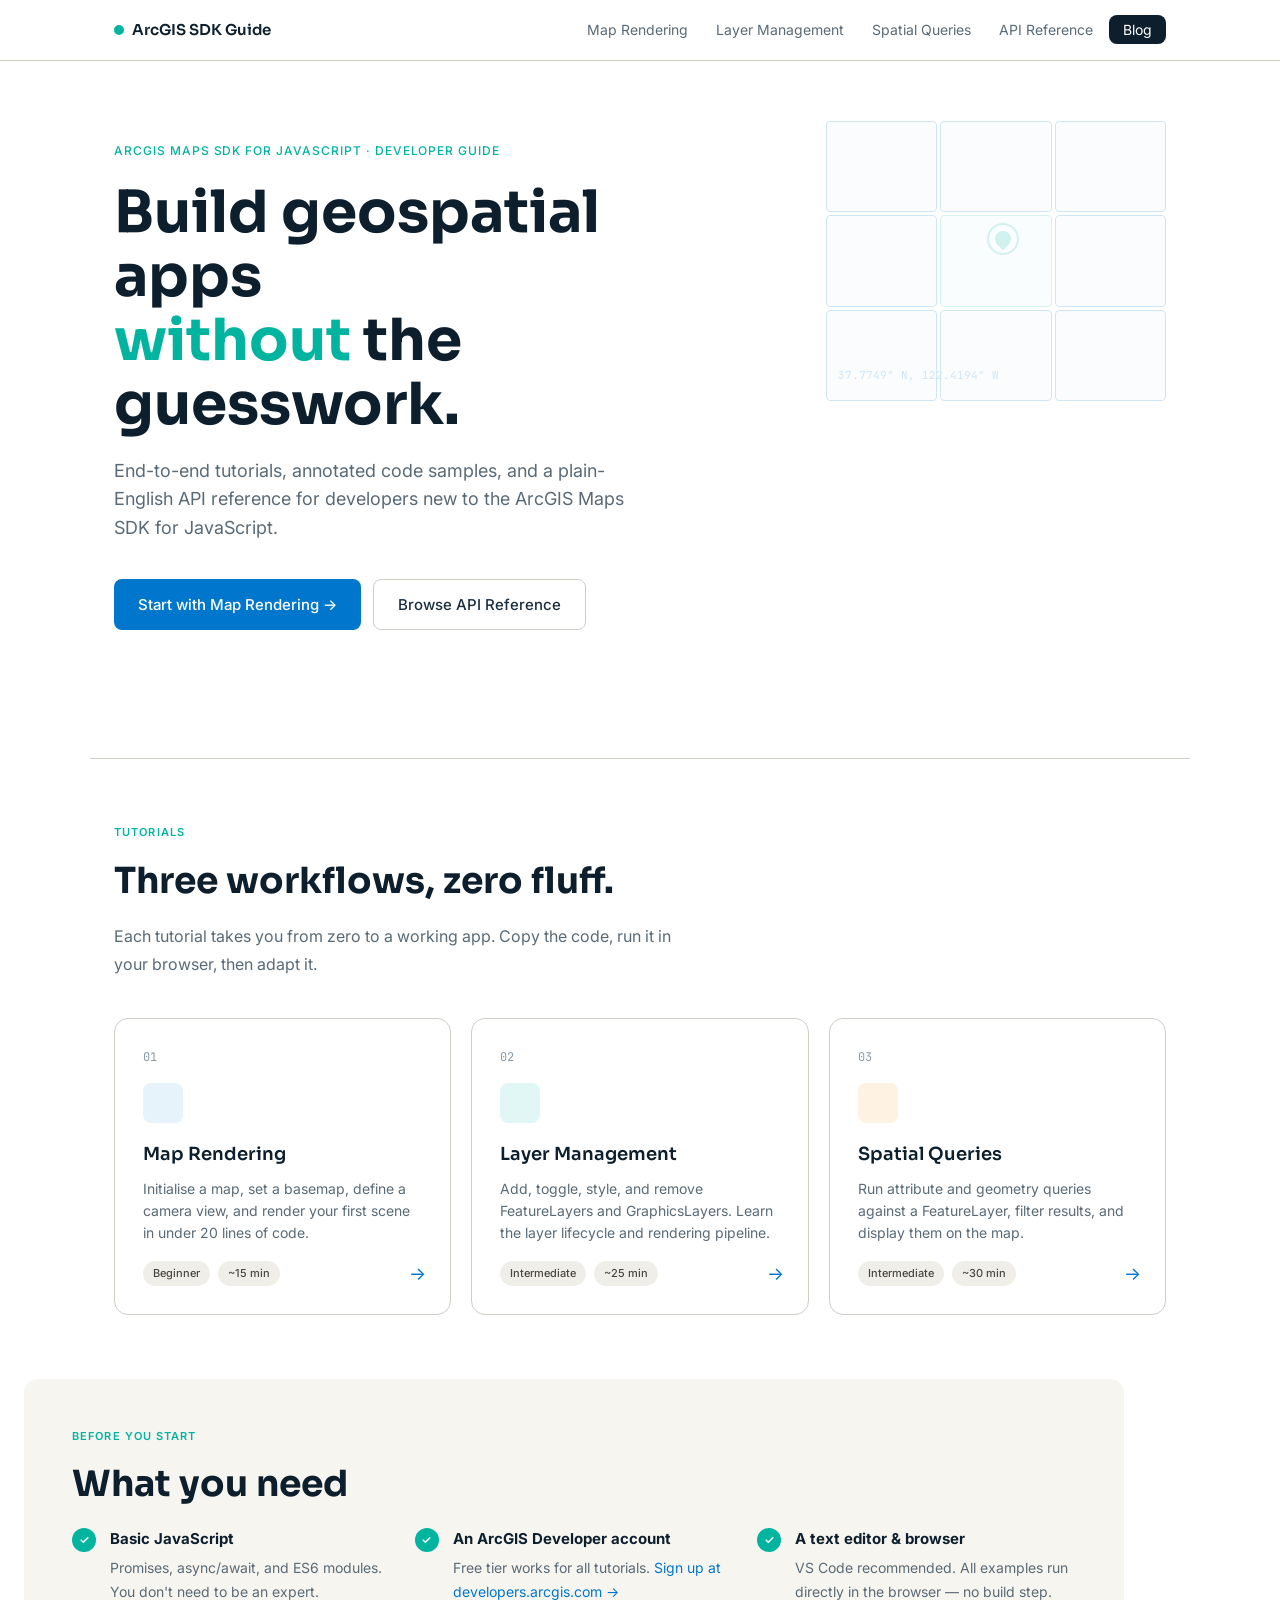
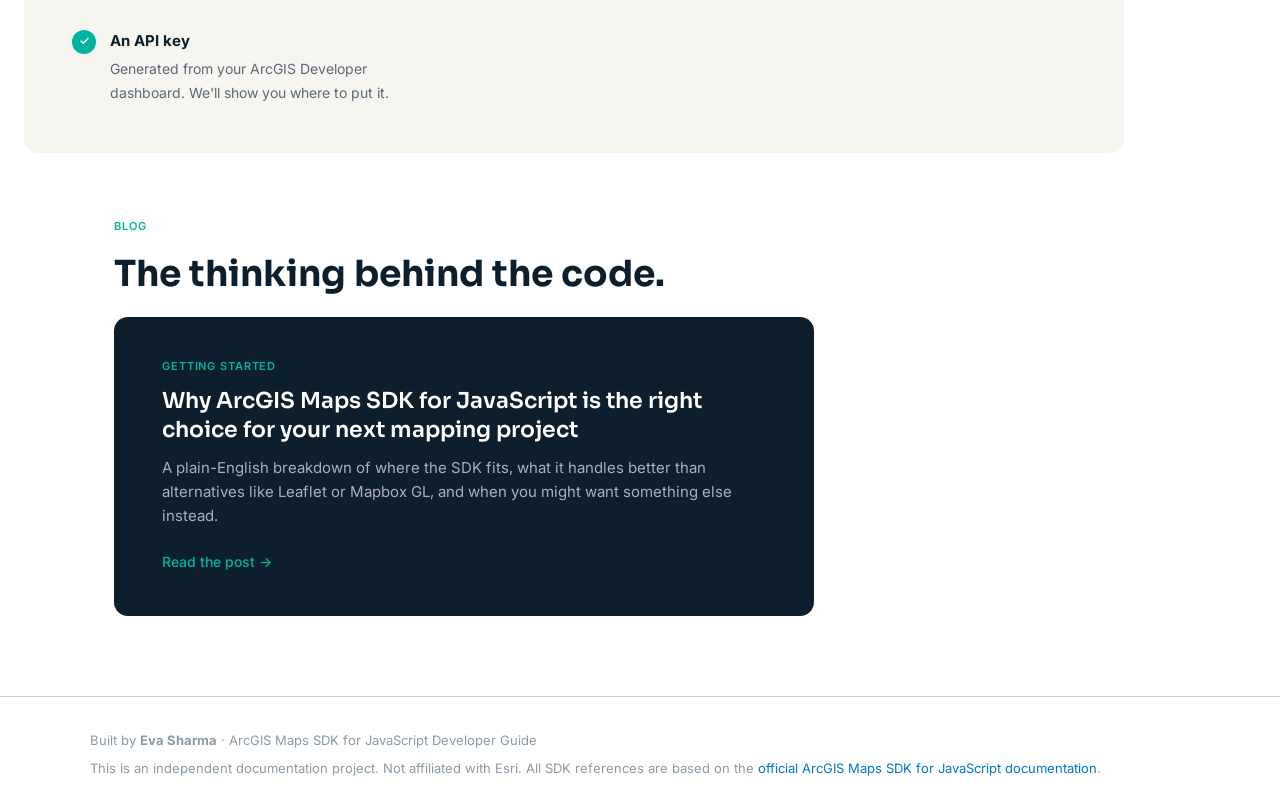
<file: index.html>
<!DOCTYPE html>
<html lang="en">
<head>
<meta charset="UTF-8">
<meta name="viewport" content="width=device-width, initial-scale=1.0">
<title>ArcGIS Maps SDK for JavaScript — Developer Guide</title>
<link rel="preconnect" href="https://fonts.googleapis.com">
<link href="https://fonts.googleapis.com/css2?family=Inter:wght@400;500;600&family=JetBrains+Mono:wght@400;500&family=Sora:wght@600;700&display=swap" rel="stylesheet">
<link rel="stylesheet" href="css/style.css">
</head>
<body>

<header class="site-header">
  <nav class="nav-inner">
    <a href="index.html" class="nav-logo">
      <span class="logo-dot"></span>
      ArcGIS SDK Guide
    </a>
    <ul class="nav-links">
      <li><a href="pages/map-rendering.html">Map Rendering</a></li>
      <li><a href="pages/layer-management.html">Layer Management</a></li>
      <li><a href="pages/spatial-queries.html">Spatial Queries</a></li>
      <li><a href="pages/api-reference.html">API Reference</a></li>
      <li><a href="pages/blog.html" class="nav-cta">Blog</a></li>
    </ul>
    <button class="nav-hamburger" aria-label="Toggle menu" onclick="document.querySelector('.nav-links').classList.toggle('open')">&#9776;</button>
  </nav>
</header>

<main>
  <section class="hero">
    <div class="hero-eyebrow">ArcGIS Maps SDK for JavaScript · Developer Guide</div>
    <h1 class="hero-title">Build geospatial apps<br><em>without</em> the guesswork.</h1>
    <p class="hero-subtitle">End-to-end tutorials, annotated code samples, and a plain-English API reference for developers new to the ArcGIS Maps SDK for JavaScript.</p>
    <div class="hero-actions">
      <a href="pages/map-rendering.html" class="btn-primary">Start with Map Rendering →</a>
      <a href="pages/api-reference.html" class="btn-ghost">Browse API Reference</a>
    </div>
    <div class="hero-map" aria-hidden="true">
      <div class="map-grid">
        <div class="map-tile t1"></div><div class="map-tile t2"></div><div class="map-tile t3"></div>
        <div class="map-tile t4"></div><div class="map-tile t5 active"></div><div class="map-tile t6"></div>
        <div class="map-tile t7"></div><div class="map-tile t8"></div><div class="map-tile t9"></div>
      </div>
      <div class="map-pin">
        <div class="pin-body"></div>
        <div class="pin-pulse"></div>
      </div>
      <div class="map-coords">37.7749° N, 122.4194° W</div>
    </div>
  </section>

  <section class="tutorials-section">
    <div class="section-label">Tutorials</div>
    <h2 class="section-title">Three workflows, zero fluff.</h2>
    <p class="section-sub">Each tutorial takes you from zero to a working app. Copy the code, run it in your browser, then adapt it.</p>

    <div class="tutorial-grid">
      <a href="pages/map-rendering.html" class="tutorial-card">
        <div class="card-number">01</div>
        <div class="card-icon map-icon" aria-hidden="true"></div>
        <h3>Map Rendering</h3>
        <p>Initialise a map, set a basemap, define a camera view, and render your first scene in under 20 lines of code.</p>
        <div class="card-meta">
          <span class="tag">Beginner</span>
          <span class="tag">~15 min</span>
        </div>
        <div class="card-arrow">→</div>
      </a>

      <a href="pages/layer-management.html" class="tutorial-card">
        <div class="card-number">02</div>
        <div class="card-icon layer-icon" aria-hidden="true"></div>
        <h3>Layer Management</h3>
        <p>Add, toggle, style, and remove FeatureLayers and GraphicsLayers. Learn the layer lifecycle and rendering pipeline.</p>
        <div class="card-meta">
          <span class="tag">Intermediate</span>
          <span class="tag">~25 min</span>
        </div>
        <div class="card-arrow">→</div>
      </a>

      <a href="pages/spatial-queries.html" class="tutorial-card">
        <div class="card-number">03</div>
        <div class="card-icon query-icon" aria-hidden="true"></div>
        <h3>Spatial Queries</h3>
        <p>Run attribute and geometry queries against a FeatureLayer, filter results, and display them on the map.</p>
        <div class="card-meta">
          <span class="tag">Intermediate</span>
          <span class="tag">~30 min</span>
        </div>
        <div class="card-arrow">→</div>
      </a>
    </div>
  </section>

  <section class="prereqs-section">
    <div class="section-label">Before you start</div>
    <h2 class="section-title">What you need</h2>
    <div class="prereqs-grid">
      <div class="prereq-item">
        <div class="prereq-check">✓</div>
        <div>
          <strong>Basic JavaScript</strong>
          <p>Promises, async/await, and ES6 modules. You don't need to be an expert.</p>
        </div>
      </div>
      <div class="prereq-item">
        <div class="prereq-check">✓</div>
        <div>
          <strong>An ArcGIS Developer account</strong>
          <p>Free tier works for all tutorials. <a href="https://developers.arcgis.com" target="_blank" rel="noopener">Sign up at developers.arcgis.com →</a></p>
        </div>
      </div>
      <div class="prereq-item">
        <div class="prereq-check">✓</div>
        <div>
          <strong>A text editor & browser</strong>
          <p>VS Code recommended. All examples run directly in the browser — no build step.</p>
        </div>
      </div>
      <div class="prereq-item">
        <div class="prereq-check">✓</div>
        <div>
          <strong>An API key</strong>
          <p>Generated from your ArcGIS Developer dashboard. We'll show you where to put it.</p>
        </div>
      </div>
    </div>
  </section>

  <section class="blog-preview-section">
    <div class="section-label">Blog</div>
    <h2 class="section-title">The thinking behind the code.</h2>
    <div class="blog-preview-card">
      <div class="blog-tag">Getting started</div>
      <h3><a href="pages/blog.html">Why ArcGIS Maps SDK for JavaScript is the right choice for your next mapping project</a></h3>
      <p>A plain-English breakdown of where the SDK fits, what it handles better than alternatives like Leaflet or Mapbox GL, and when you might want something else instead.</p>
      <a href="pages/blog.html" class="blog-read-more">Read the post →</a>
    </div>
  </section>
</main>

<footer class="site-footer">
  <div class="footer-inner">
    <p>Built by <strong>Eva Sharma</strong> · ArcGIS Maps SDK for JavaScript Developer Guide</p>
    <p class="footer-note">This is an independent documentation project. Not affiliated with Esri. All SDK references are based on the <a href="https://developers.arcgis.com/javascript/latest/" target="_blank" rel="noopener">official ArcGIS Maps SDK for JavaScript documentation</a>.</p>
  </div>
</footer>

</body>
</html>
</file>
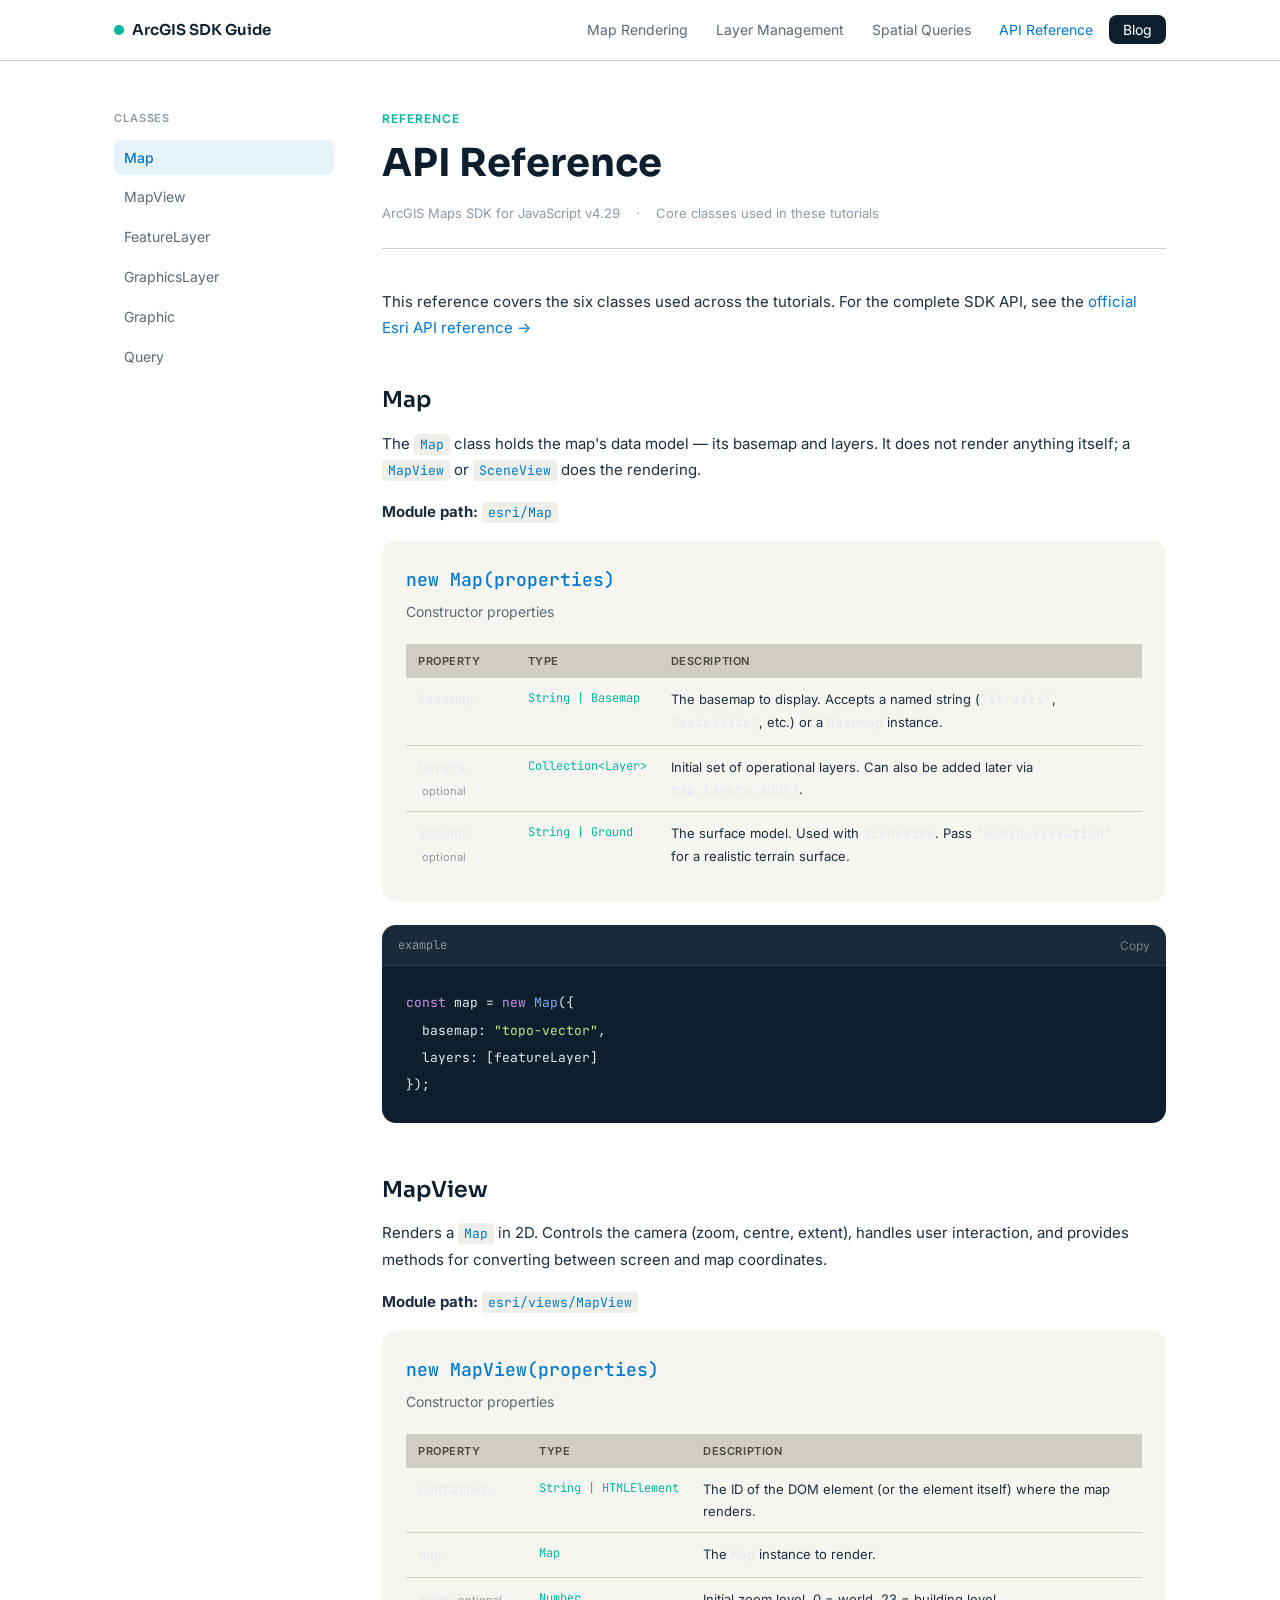
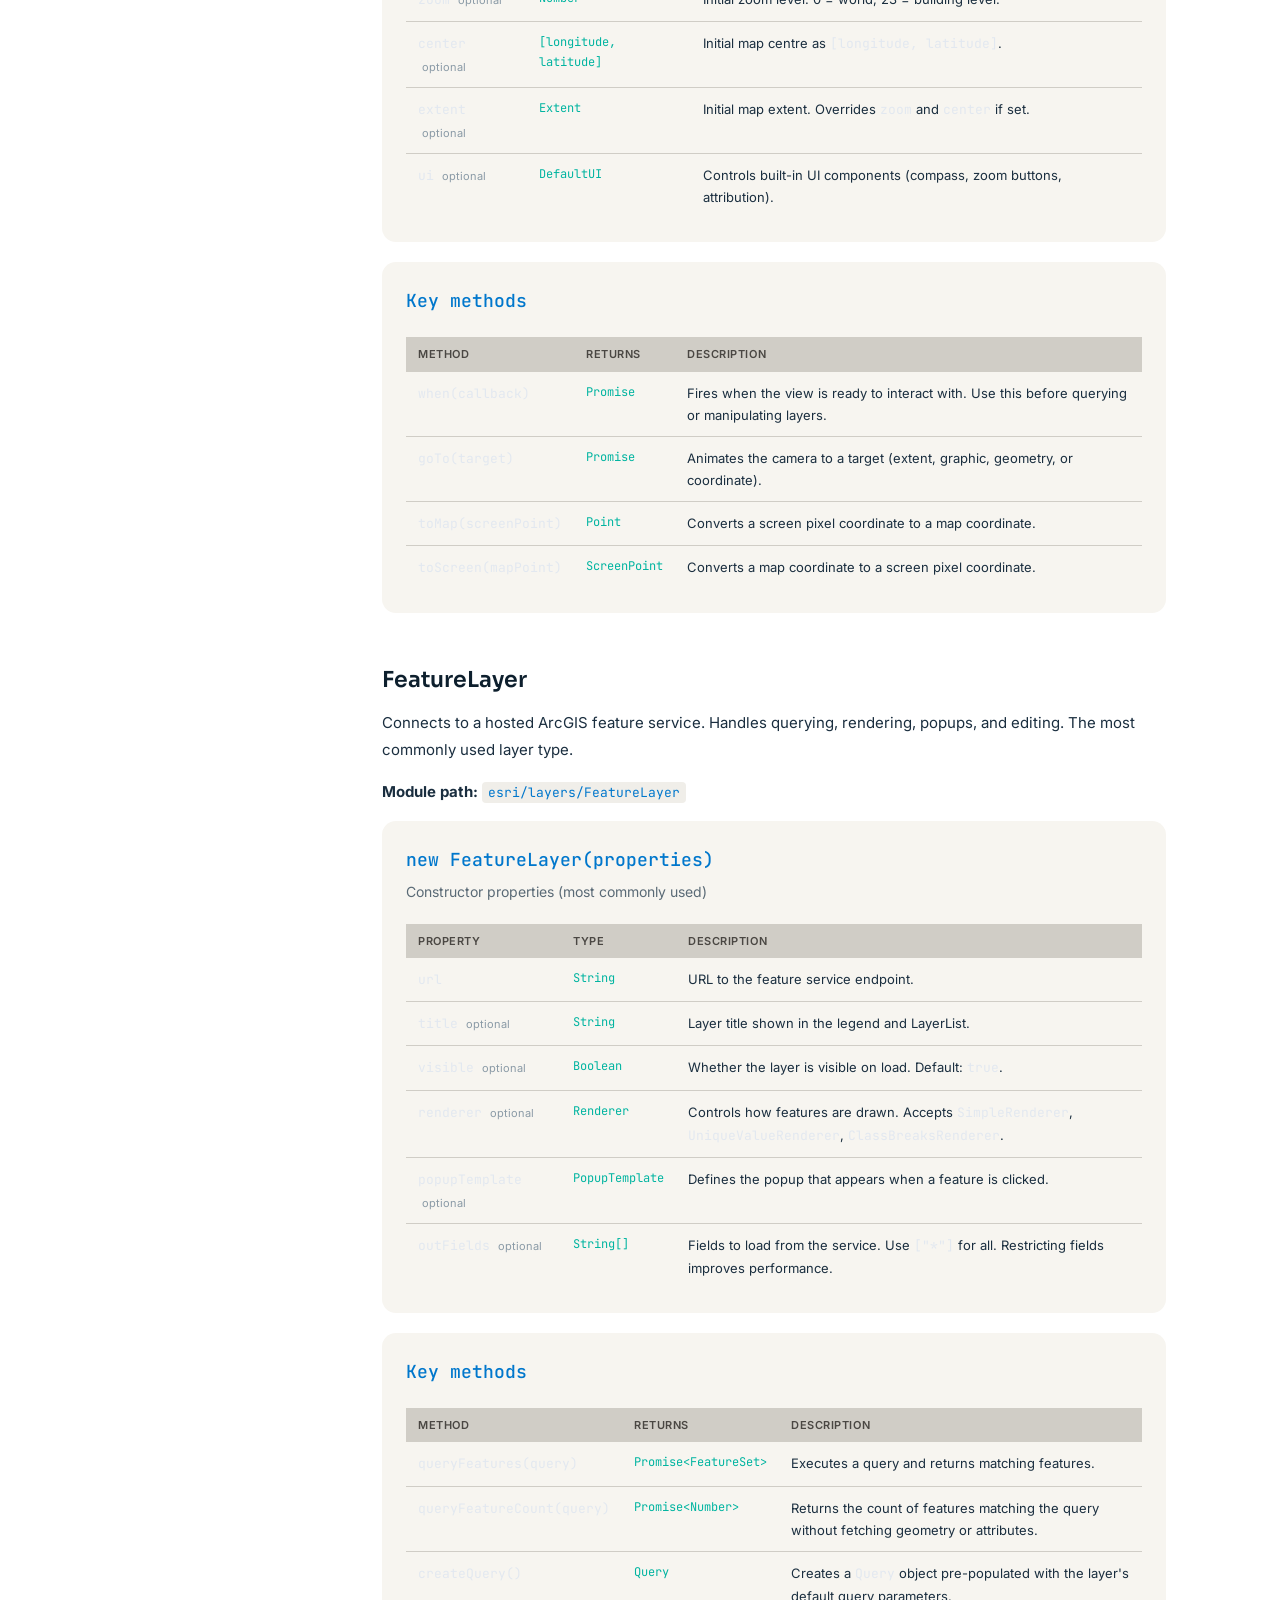
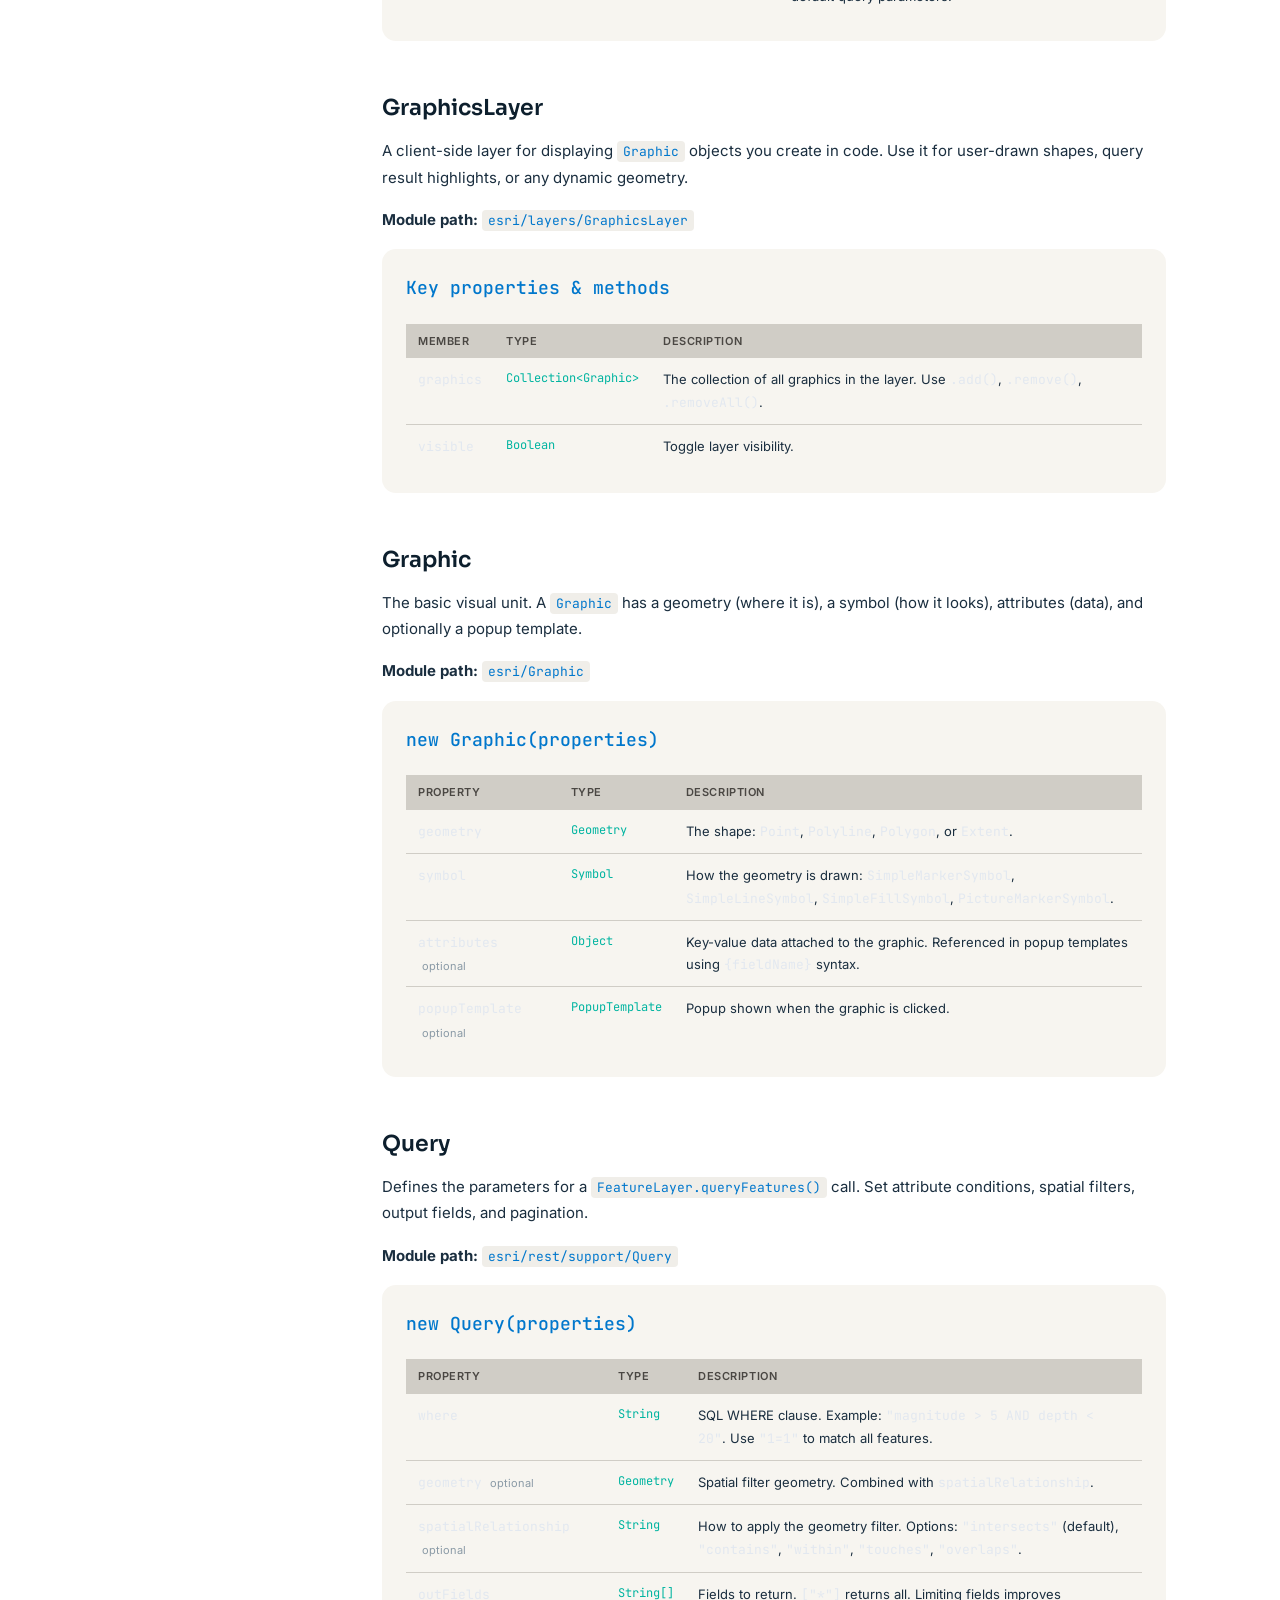
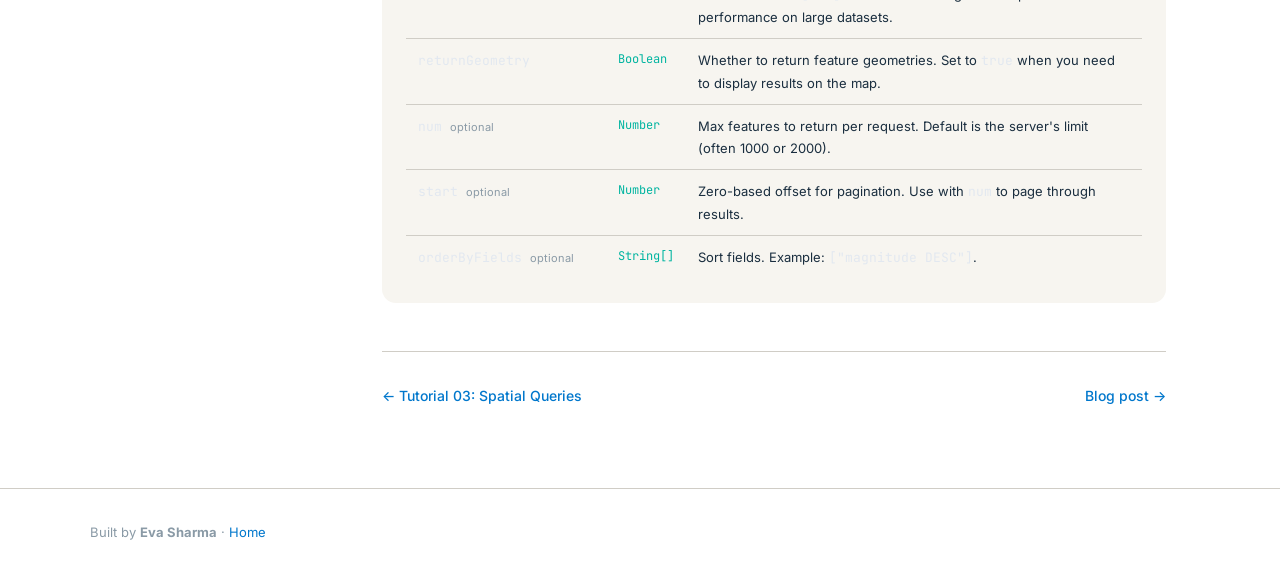
<file: pages/api-reference.html>
<!DOCTYPE html>
<html lang="en">
<head>
<meta charset="UTF-8">
<meta name="viewport" content="width=device-width, initial-scale=1.0">
<title>API Reference — ArcGIS Maps SDK for JavaScript</title>
<link rel="preconnect" href="https://fonts.googleapis.com">
<link href="https://fonts.googleapis.com/css2?family=Inter:wght@400;500;600&family=JetBrains+Mono:wght@400;500&family=Sora:wght@600;700&display=swap" rel="stylesheet">
<link rel="stylesheet" href="../css/style.css">
</head>
<body>

<header class="site-header">
  <nav class="nav-inner">
    <a href="../index.html" class="nav-logo"><span class="logo-dot"></span>ArcGIS SDK Guide</a>
    <ul class="nav-links">
      <li><a href="map-rendering.html">Map Rendering</a></li>
      <li><a href="layer-management.html">Layer Management</a></li>
      <li><a href="spatial-queries.html">Spatial Queries</a></li>
      <li><a href="api-reference.html" aria-current="page">API Reference</a></li>
      <li><a href="blog.html" class="nav-cta">Blog</a></li>
    </ul>
    <button class="nav-hamburger" aria-label="Toggle menu" onclick="document.querySelector('.nav-links').classList.toggle('open')">&#9776;</button>
  </nav>
</header>

<div class="page-layout">
  <aside class="sidebar">
    <div class="sidebar-label">Classes</div>
    <ul class="sidebar-nav">
      <li><a href="#Map" class="active">Map</a></li>
      <li><a href="#MapView">MapView</a></li>
      <li><a href="#FeatureLayer">FeatureLayer</a></li>
      <li><a href="#GraphicsLayer">GraphicsLayer</a></li>
      <li><a href="#Graphic">Graphic</a></li>
      <li><a href="#Query">Query</a></li>
    </ul>
  </aside>

  <article class="article-content">
    <div class="article-header">
      <div class="article-eyebrow">Reference</div>
      <h1 class="article-title">API Reference</h1>
      <div class="article-meta">
        <span>ArcGIS Maps SDK for JavaScript v4.29</span>
        <span>·</span>
        <span>Core classes used in these tutorials</span>
      </div>
    </div>

    <p>This reference covers the six classes used across the tutorials. For the complete SDK API, see the <a href="https://developers.arcgis.com/javascript/latest/api-reference/" target="_blank" rel="noopener">official Esri API reference →</a></p>

    <div class="api-section">
      <h2 id="Map">Map</h2>
      <p>The <code>Map</code> class holds the map's data model — its basemap and layers. It does not render anything itself; a <code>MapView</code> or <code>SceneView</code> does the rendering.</p>
      <p><strong>Module path:</strong> <code>esri/Map</code></p>

      <div class="api-class">
        <div class="api-class-name">new Map(properties)</div>
        <div class="api-class-desc">Constructor properties</div>
        <table class="api-table">
          <thead><tr><th>Property</th><th>Type</th><th>Description</th></tr></thead>
          <tbody>
            <tr><td><code>basemap</code></td><td class="api-type">String | Basemap</td><td>The basemap to display. Accepts a named string (<code>"streets"</code>, <code>"satellite"</code>, etc.) or a <code>Basemap</code> instance.</td></tr>
            <tr><td><code>layers</code> <span class="api-optional">optional</span></td><td class="api-type">Collection&lt;Layer&gt;</td><td>Initial set of operational layers. Can also be added later via <code>map.layers.add()</code>.</td></tr>
            <tr><td><code>ground</code> <span class="api-optional">optional</span></td><td class="api-type">String | Ground</td><td>The surface model. Used with <code>SceneView</code>. Pass <code>"world-elevation"</code> for a realistic terrain surface.</td></tr>
          </tbody>
        </table>
      </div>

      <div class="code-block">
        <div class="code-header"><span class="code-filename">example</span><button class="code-copy" onclick="copyCode(this)">Copy</button></div>
        <pre><code><span class="kw">const</span> map = <span class="kw">new</span> <span class="fn">Map</span>({
  basemap: <span class="str">"topo-vector"</span>,
  layers: [featureLayer]
});</code></pre>
      </div>
    </div>

    <div class="api-section">
      <h2 id="MapView">MapView</h2>
      <p>Renders a <code>Map</code> in 2D. Controls the camera (zoom, centre, extent), handles user interaction, and provides methods for converting between screen and map coordinates.</p>
      <p><strong>Module path:</strong> <code>esri/views/MapView</code></p>

      <div class="api-class">
        <div class="api-class-name">new MapView(properties)</div>
        <div class="api-class-desc">Constructor properties</div>
        <table class="api-table">
          <thead><tr><th>Property</th><th>Type</th><th>Description</th></tr></thead>
          <tbody>
            <tr><td><code>container</code></td><td class="api-type">String | HTMLElement</td><td>The ID of the DOM element (or the element itself) where the map renders.</td></tr>
            <tr><td><code>map</code></td><td class="api-type">Map</td><td>The <code>Map</code> instance to render.</td></tr>
            <tr><td><code>zoom</code> <span class="api-optional">optional</span></td><td class="api-type">Number</td><td>Initial zoom level. 0 = world, 23 = building level.</td></tr>
            <tr><td><code>center</code> <span class="api-optional">optional</span></td><td class="api-type">[longitude, latitude]</td><td>Initial map centre as <code>[longitude, latitude]</code>.</td></tr>
            <tr><td><code>extent</code> <span class="api-optional">optional</span></td><td class="api-type">Extent</td><td>Initial map extent. Overrides <code>zoom</code> and <code>center</code> if set.</td></tr>
            <tr><td><code>ui</code> <span class="api-optional">optional</span></td><td class="api-type">DefaultUI</td><td>Controls built-in UI components (compass, zoom buttons, attribution).</td></tr>
          </tbody>
        </table>
      </div>

      <div class="api-class">
        <div class="api-class-name">Key methods</div>
        <div class="api-class-desc"></div>
        <table class="api-table">
          <thead><tr><th>Method</th><th>Returns</th><th>Description</th></tr></thead>
          <tbody>
            <tr><td><code>when(callback)</code></td><td class="api-type">Promise</td><td>Fires when the view is ready to interact with. Use this before querying or manipulating layers.</td></tr>
            <tr><td><code>goTo(target)</code></td><td class="api-type">Promise</td><td>Animates the camera to a target (extent, graphic, geometry, or coordinate).</td></tr>
            <tr><td><code>toMap(screenPoint)</code></td><td class="api-type">Point</td><td>Converts a screen pixel coordinate to a map coordinate.</td></tr>
            <tr><td><code>toScreen(mapPoint)</code></td><td class="api-type">ScreenPoint</td><td>Converts a map coordinate to a screen pixel coordinate.</td></tr>
          </tbody>
        </table>
      </div>
    </div>

    <div class="api-section">
      <h2 id="FeatureLayer">FeatureLayer</h2>
      <p>Connects to a hosted ArcGIS feature service. Handles querying, rendering, popups, and editing. The most commonly used layer type.</p>
      <p><strong>Module path:</strong> <code>esri/layers/FeatureLayer</code></p>

      <div class="api-class">
        <div class="api-class-name">new FeatureLayer(properties)</div>
        <div class="api-class-desc">Constructor properties (most commonly used)</div>
        <table class="api-table">
          <thead><tr><th>Property</th><th>Type</th><th>Description</th></tr></thead>
          <tbody>
            <tr><td><code>url</code></td><td class="api-type">String</td><td>URL to the feature service endpoint.</td></tr>
            <tr><td><code>title</code> <span class="api-optional">optional</span></td><td class="api-type">String</td><td>Layer title shown in the legend and LayerList.</td></tr>
            <tr><td><code>visible</code> <span class="api-optional">optional</span></td><td class="api-type">Boolean</td><td>Whether the layer is visible on load. Default: <code>true</code>.</td></tr>
            <tr><td><code>renderer</code> <span class="api-optional">optional</span></td><td class="api-type">Renderer</td><td>Controls how features are drawn. Accepts <code>SimpleRenderer</code>, <code>UniqueValueRenderer</code>, <code>ClassBreaksRenderer</code>.</td></tr>
            <tr><td><code>popupTemplate</code> <span class="api-optional">optional</span></td><td class="api-type">PopupTemplate</td><td>Defines the popup that appears when a feature is clicked.</td></tr>
            <tr><td><code>outFields</code> <span class="api-optional">optional</span></td><td class="api-type">String[]</td><td>Fields to load from the service. Use <code>["*"]</code> for all. Restricting fields improves performance.</td></tr>
          </tbody>
        </table>
      </div>

      <div class="api-class">
        <div class="api-class-name">Key methods</div>
        <div class="api-class-desc"></div>
        <table class="api-table">
          <thead><tr><th>Method</th><th>Returns</th><th>Description</th></tr></thead>
          <tbody>
            <tr><td><code>queryFeatures(query)</code></td><td class="api-type">Promise&lt;FeatureSet&gt;</td><td>Executes a query and returns matching features.</td></tr>
            <tr><td><code>queryFeatureCount(query)</code></td><td class="api-type">Promise&lt;Number&gt;</td><td>Returns the count of features matching the query without fetching geometry or attributes.</td></tr>
            <tr><td><code>createQuery()</code></td><td class="api-type">Query</td><td>Creates a <code>Query</code> object pre-populated with the layer's default query parameters.</td></tr>
          </tbody>
        </table>
      </div>
    </div>

    <div class="api-section">
      <h2 id="GraphicsLayer">GraphicsLayer</h2>
      <p>A client-side layer for displaying <code>Graphic</code> objects you create in code. Use it for user-drawn shapes, query result highlights, or any dynamic geometry.</p>
      <p><strong>Module path:</strong> <code>esri/layers/GraphicsLayer</code></p>

      <div class="api-class">
        <div class="api-class-name">Key properties & methods</div>
        <div class="api-class-desc"></div>
        <table class="api-table">
          <thead><tr><th>Member</th><th>Type</th><th>Description</th></tr></thead>
          <tbody>
            <tr><td><code>graphics</code></td><td class="api-type">Collection&lt;Graphic&gt;</td><td>The collection of all graphics in the layer. Use <code>.add()</code>, <code>.remove()</code>, <code>.removeAll()</code>.</td></tr>
            <tr><td><code>visible</code></td><td class="api-type">Boolean</td><td>Toggle layer visibility.</td></tr>
          </tbody>
        </table>
      </div>
    </div>

    <div class="api-section">
      <h2 id="Graphic">Graphic</h2>
      <p>The basic visual unit. A <code>Graphic</code> has a geometry (where it is), a symbol (how it looks), attributes (data), and optionally a popup template.</p>
      <p><strong>Module path:</strong> <code>esri/Graphic</code></p>

      <div class="api-class">
        <div class="api-class-name">new Graphic(properties)</div>
        <div class="api-class-desc"></div>
        <table class="api-table">
          <thead><tr><th>Property</th><th>Type</th><th>Description</th></tr></thead>
          <tbody>
            <tr><td><code>geometry</code></td><td class="api-type">Geometry</td><td>The shape: <code>Point</code>, <code>Polyline</code>, <code>Polygon</code>, or <code>Extent</code>.</td></tr>
            <tr><td><code>symbol</code></td><td class="api-type">Symbol</td><td>How the geometry is drawn: <code>SimpleMarkerSymbol</code>, <code>SimpleLineSymbol</code>, <code>SimpleFillSymbol</code>, <code>PictureMarkerSymbol</code>.</td></tr>
            <tr><td><code>attributes</code> <span class="api-optional">optional</span></td><td class="api-type">Object</td><td>Key-value data attached to the graphic. Referenced in popup templates using <code>{fieldName}</code> syntax.</td></tr>
            <tr><td><code>popupTemplate</code> <span class="api-optional">optional</span></td><td class="api-type">PopupTemplate</td><td>Popup shown when the graphic is clicked.</td></tr>
          </tbody>
        </table>
      </div>
    </div>

    <div class="api-section">
      <h2 id="Query">Query</h2>
      <p>Defines the parameters for a <code>FeatureLayer.queryFeatures()</code> call. Set attribute conditions, spatial filters, output fields, and pagination.</p>
      <p><strong>Module path:</strong> <code>esri/rest/support/Query</code></p>

      <div class="api-class">
        <div class="api-class-name">new Query(properties)</div>
        <div class="api-class-desc"></div>
        <table class="api-table">
          <thead><tr><th>Property</th><th>Type</th><th>Description</th></tr></thead>
          <tbody>
            <tr><td><code>where</code></td><td class="api-type">String</td><td>SQL WHERE clause. Example: <code>"magnitude > 5 AND depth < 20"</code>. Use <code>"1=1"</code> to match all features.</td></tr>
            <tr><td><code>geometry</code> <span class="api-optional">optional</span></td><td class="api-type">Geometry</td><td>Spatial filter geometry. Combined with <code>spatialRelationship</code>.</td></tr>
            <tr><td><code>spatialRelationship</code> <span class="api-optional">optional</span></td><td class="api-type">String</td><td>How to apply the geometry filter. Options: <code>"intersects"</code> (default), <code>"contains"</code>, <code>"within"</code>, <code>"touches"</code>, <code>"overlaps"</code>.</td></tr>
            <tr><td><code>outFields</code></td><td class="api-type">String[]</td><td>Fields to return. <code>["*"]</code> returns all. Limiting fields improves performance on large datasets.</td></tr>
            <tr><td><code>returnGeometry</code></td><td class="api-type">Boolean</td><td>Whether to return feature geometries. Set to <code>true</code> when you need to display results on the map.</td></tr>
            <tr><td><code>num</code> <span class="api-optional">optional</span></td><td class="api-type">Number</td><td>Max features to return per request. Default is the server's limit (often 1000 or 2000).</td></tr>
            <tr><td><code>start</code> <span class="api-optional">optional</span></td><td class="api-type">Number</td><td>Zero-based offset for pagination. Use with <code>num</code> to page through results.</td></tr>
            <tr><td><code>orderByFields</code> <span class="api-optional">optional</span></td><td class="api-type">String[]</td><td>Sort fields. Example: <code>["magnitude DESC"]</code>.</td></tr>
          </tbody>
        </table>
      </div>
    </div>

    <div class="page-nav">
      <a href="spatial-queries.html">← Tutorial 03: Spatial Queries</a>
      <a href="blog.html" class="next">Blog post →</a>
    </div>
  </article>
</div>

<footer class="site-footer">
  <div class="footer-inner">
    <p>Built by <strong>Eva Sharma</strong> · <a href="../index.html">Home</a></p>
  </div>
</footer>
<script>
function copyCode(btn) {
  const code = btn.closest('.code-block').querySelector('code');
  navigator.clipboard.writeText(code.innerText).then(() => {
    btn.textContent = 'Copied!'; setTimeout(() => btn.textContent = 'Copy', 2000);
  });
}
</script>
</body>
</html>
</file>
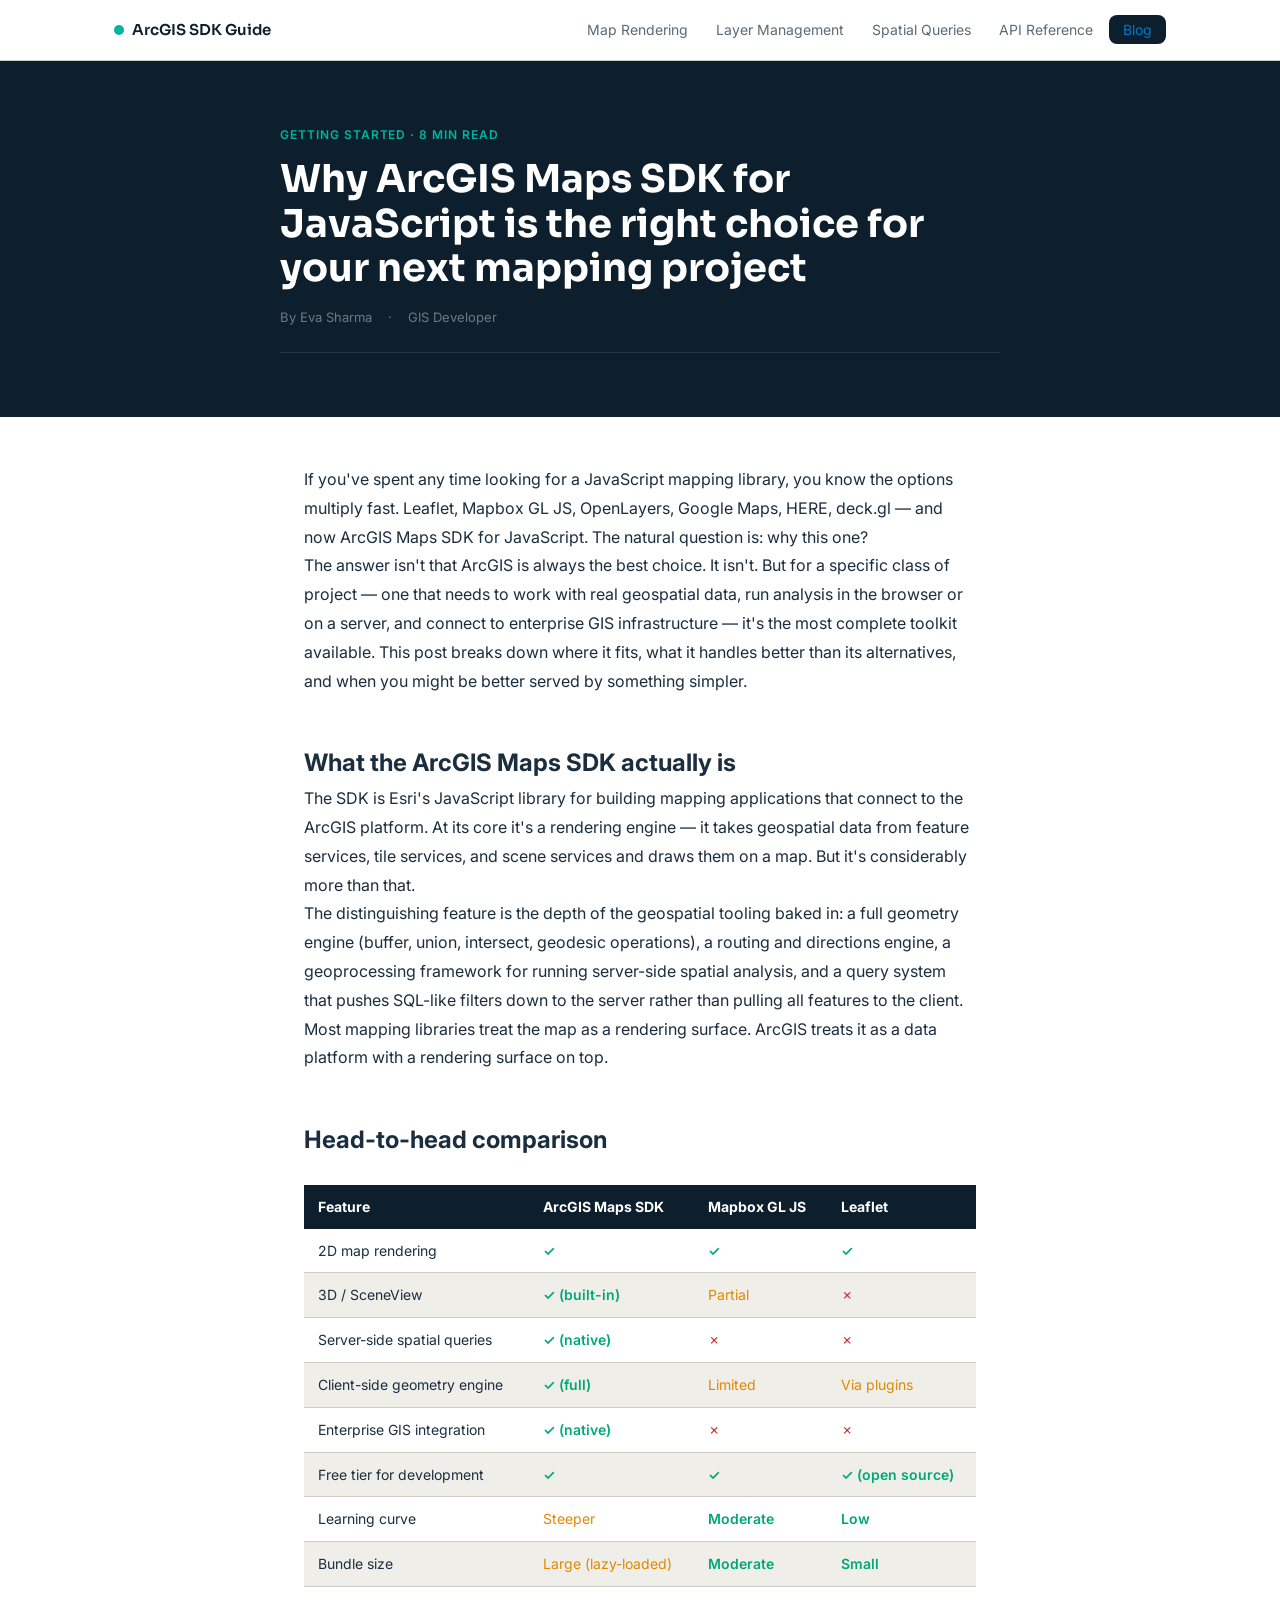
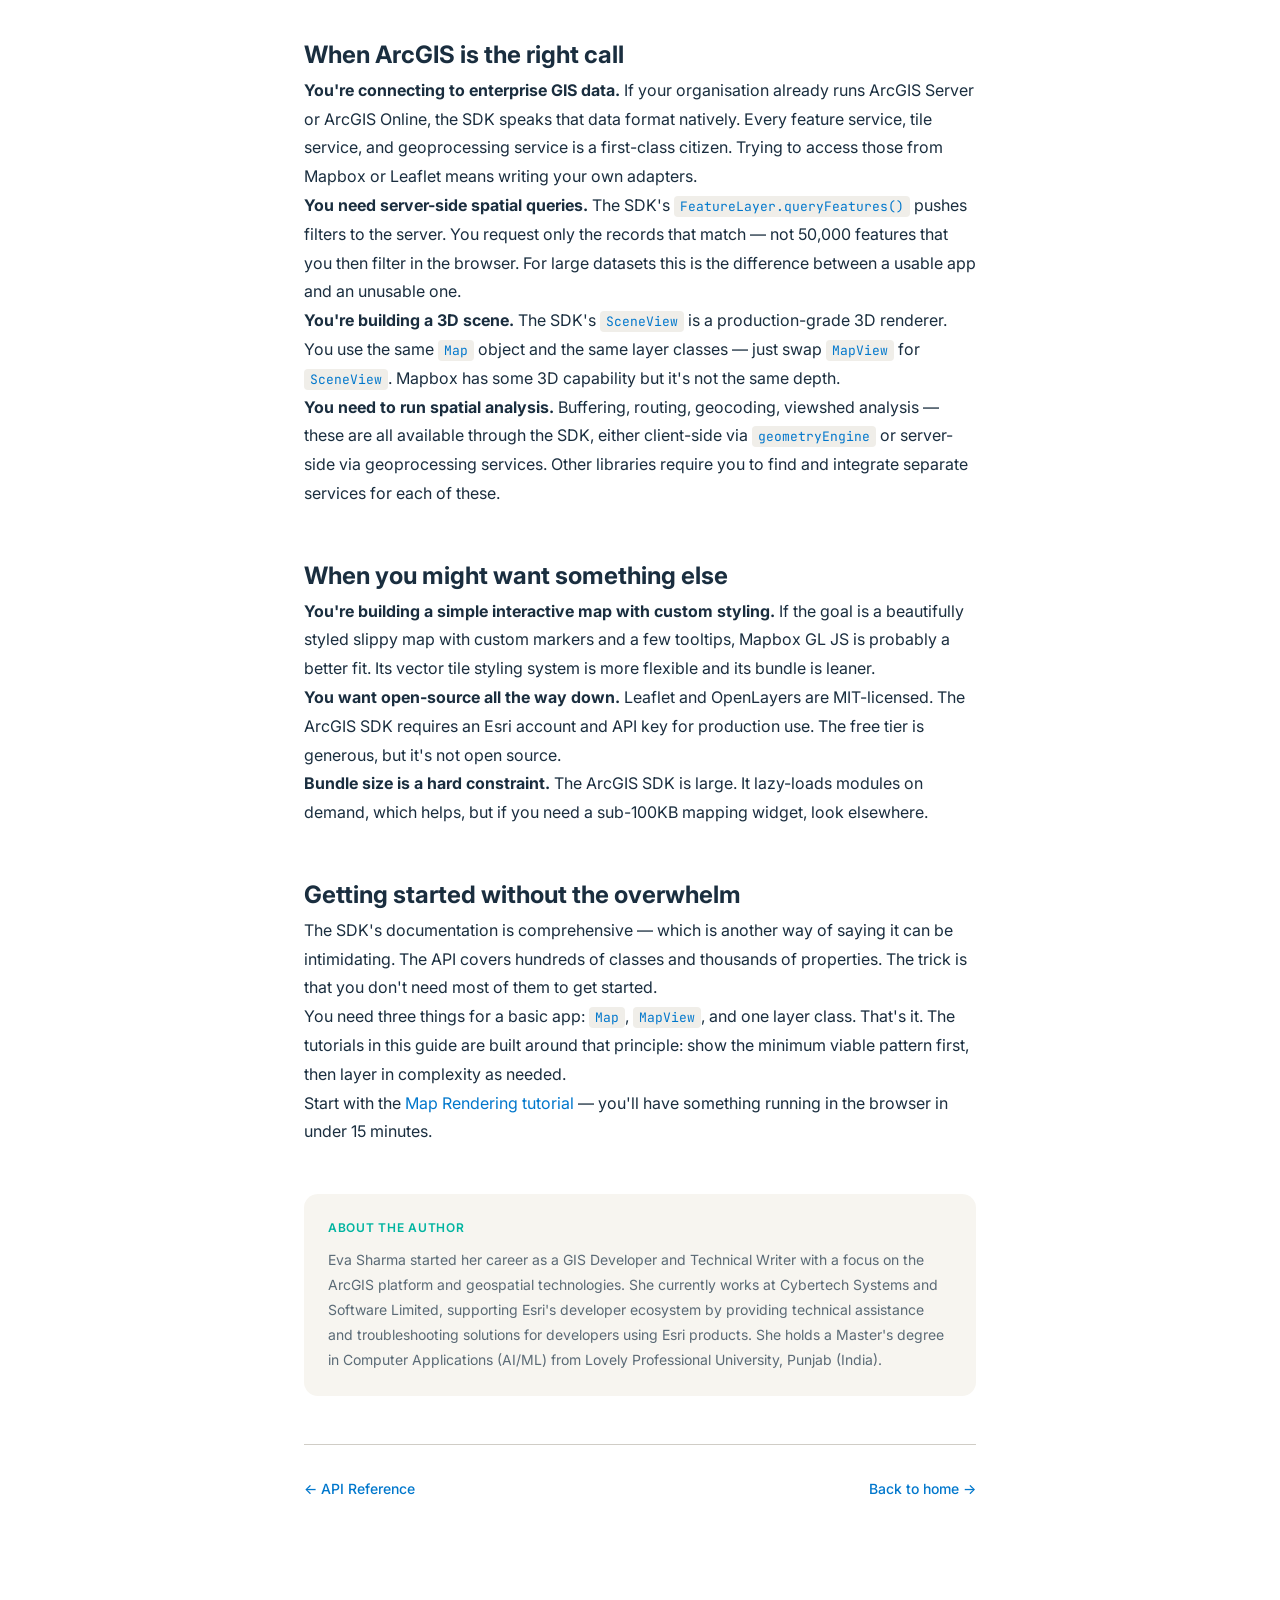
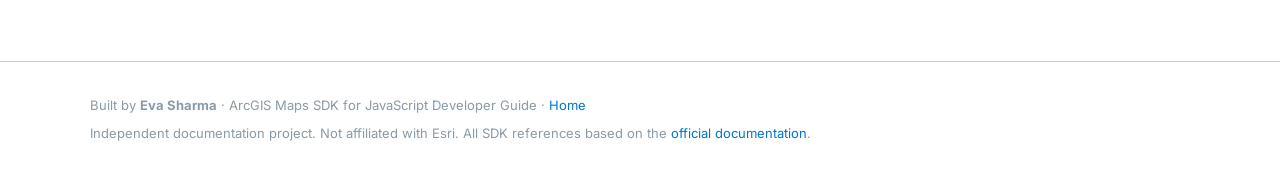
<file: pages/blog.html>
<!DOCTYPE html>
<html lang="en">
<head>
<meta charset="UTF-8">
<meta name="viewport" content="width=device-width, initial-scale=1.0">
<title>Why ArcGIS Maps SDK for JavaScript — Developer Guide Blog</title>
<link rel="preconnect" href="https://fonts.googleapis.com">
<link href="https://fonts.googleapis.com/css2?family=Inter:wght@400;500;600&family=JetBrains+Mono:wght@400;500&family=Sora:wght@600;700&display=swap" rel="stylesheet">
<link rel="stylesheet" href="../css/style.css">
</head>
<body>

<header class="site-header">
  <nav class="nav-inner">
    <a href="../index.html" class="nav-logo"><span class="logo-dot"></span>ArcGIS SDK Guide</a>
    <ul class="nav-links">
      <li><a href="map-rendering.html">Map Rendering</a></li>
      <li><a href="layer-management.html">Layer Management</a></li>
      <li><a href="spatial-queries.html">Spatial Queries</a></li>
      <li><a href="api-reference.html">API Reference</a></li>
      <li><a href="blog.html" class="nav-cta" aria-current="page">Blog</a></li>
    </ul>
    <button class="nav-hamburger" aria-label="Toggle menu" onclick="document.querySelector('.nav-links').classList.toggle('open')">&#9776;</button>
  </nav>
</header>

<div class="blog-hero">
  <div class="blog-hero-inner">
    <div class="article-eyebrow">Getting started · 8 min read</div>
    <h1 class="article-title">Why ArcGIS Maps SDK for JavaScript is the right choice for your next mapping project</h1>
    <div class="article-meta">
      <span>By Eva Sharma</span>
      <span>·</span>
      <span>GIS Developer</span>
    </div>
  </div>
</div>

<div class="blog-body">
  <p>If you've spent any time looking for a JavaScript mapping library, you know the options multiply fast. Leaflet, Mapbox GL JS, OpenLayers, Google Maps, HERE, deck.gl — and now ArcGIS Maps SDK for JavaScript. The natural question is: why this one?</p>

  <p>The answer isn't that ArcGIS is always the best choice. It isn't. But for a specific class of project — one that needs to work with real geospatial data, run analysis in the browser or on a server, and connect to enterprise GIS infrastructure — it's the most complete toolkit available. This post breaks down where it fits, what it handles better than its alternatives, and when you might be better served by something simpler.</p>

  <h2>What the ArcGIS Maps SDK actually is</h2>

  <p>The SDK is Esri's JavaScript library for building mapping applications that connect to the ArcGIS platform. At its core it's a rendering engine — it takes geospatial data from feature services, tile services, and scene services and draws them on a map. But it's considerably more than that.</p>

  <p>The distinguishing feature is the depth of the geospatial tooling baked in: a full geometry engine (buffer, union, intersect, geodesic operations), a routing and directions engine, a geoprocessing framework for running server-side spatial analysis, and a query system that pushes SQL-like filters down to the server rather than pulling all features to the client.</p>

  <p>Most mapping libraries treat the map as a rendering surface. ArcGIS treats it as a data platform with a rendering surface on top.</p>

  <h2>Head-to-head comparison</h2>

  <table class="comparison-table">
    <thead>
      <tr>
        <th>Feature</th>
        <th>ArcGIS Maps SDK</th>
        <th>Mapbox GL JS</th>
        <th>Leaflet</th>
      </tr>
    </thead>
    <tbody>
      <tr>
        <td>2D map rendering</td>
        <td class="check">✓</td>
        <td class="check">✓</td>
        <td class="check">✓</td>
      </tr>
      <tr>
        <td>3D / SceneView</td>
        <td class="check">✓ (built-in)</td>
        <td class="partial">Partial</td>
        <td class="cross">✗</td>
      </tr>
      <tr>
        <td>Server-side spatial queries</td>
        <td class="check">✓ (native)</td>
        <td class="cross">✗</td>
        <td class="cross">✗</td>
      </tr>
      <tr>
        <td>Client-side geometry engine</td>
        <td class="check">✓ (full)</td>
        <td class="partial">Limited</td>
        <td class="partial">Via plugins</td>
      </tr>
      <tr>
        <td>Enterprise GIS integration</td>
        <td class="check">✓ (native)</td>
        <td class="cross">✗</td>
        <td class="cross">✗</td>
      </tr>
      <tr>
        <td>Free tier for development</td>
        <td class="check">✓</td>
        <td class="check">✓</td>
        <td class="check">✓ (open source)</td>
      </tr>
      <tr>
        <td>Learning curve</td>
        <td class="partial">Steeper</td>
        <td class="check">Moderate</td>
        <td class="check">Low</td>
      </tr>
      <tr>
        <td>Bundle size</td>
        <td class="partial">Large (lazy-loaded)</td>
        <td class="check">Moderate</td>
        <td class="check">Small</td>
      </tr>
    </tbody>
  </table>

  <h2>When ArcGIS is the right call</h2>

  <p><strong>You're connecting to enterprise GIS data.</strong> If your organisation already runs ArcGIS Server or ArcGIS Online, the SDK speaks that data format natively. Every feature service, tile service, and geoprocessing service is a first-class citizen. Trying to access those from Mapbox or Leaflet means writing your own adapters.</p>

  <p><strong>You need server-side spatial queries.</strong> The SDK's <code>FeatureLayer.queryFeatures()</code> pushes filters to the server. You request only the records that match — not 50,000 features that you then filter in the browser. For large datasets this is the difference between a usable app and an unusable one.</p>

  <p><strong>You're building a 3D scene.</strong> The SDK's <code>SceneView</code> is a production-grade 3D renderer. You use the same <code>Map</code> object and the same layer classes — just swap <code>MapView</code> for <code>SceneView</code>. Mapbox has some 3D capability but it's not the same depth.</p>

  <p><strong>You need to run spatial analysis.</strong> Buffering, routing, geocoding, viewshed analysis — these are all available through the SDK, either client-side via <code>geometryEngine</code> or server-side via geoprocessing services. Other libraries require you to find and integrate separate services for each of these.</p>

  <h2>When you might want something else</h2>

  <p><strong>You're building a simple interactive map with custom styling.</strong> If the goal is a beautifully styled slippy map with custom markers and a few tooltips, Mapbox GL JS is probably a better fit. Its vector tile styling system is more flexible and its bundle is leaner.</p>

  <p><strong>You want open-source all the way down.</strong> Leaflet and OpenLayers are MIT-licensed. The ArcGIS SDK requires an Esri account and API key for production use. The free tier is generous, but it's not open source.</p>

  <p><strong>Bundle size is a hard constraint.</strong> The ArcGIS SDK is large. It lazy-loads modules on demand, which helps, but if you need a sub-100KB mapping widget, look elsewhere.</p>

  <h2>Getting started without the overwhelm</h2>

  <p>The SDK's documentation is comprehensive — which is another way of saying it can be intimidating. The API covers hundreds of classes and thousands of properties. The trick is that you don't need most of them to get started.</p>

  <p>You need three things for a basic app: <code>Map</code>, <code>MapView</code>, and one layer class. That's it. The tutorials in this guide are built around that principle: show the minimum viable pattern first, then layer in complexity as needed.</p>

  <p>Start with the <a href="map-rendering.html">Map Rendering tutorial</a> — you'll have something running in the browser in under 15 minutes.</p>

  <div style="margin-top: 48px; padding: 24px; background: var(--sand); border-radius: var(--radius-lg);">
    <div style="font-size: 12px; font-weight: 600; text-transform: uppercase; letter-spacing: 0.06em; color: var(--teal); margin-bottom: 8px;">About the author</div>
    <p style="font-size: 14px; color: var(--text-2); margin: 0;">Eva Sharma started her career as a GIS Developer and Technical Writer with a focus on the ArcGIS platform and geospatial technologies. She currently works at Cybertech Systems and Software Limited, supporting Esri's developer ecosystem by providing technical assistance and troubleshooting solutions for developers using Esri products. She holds a Master's degree in Computer Applications (AI/ML) from Lovely Professional University, Punjab (India).
    </p>
  </div>

  <div class="page-nav">
    <a href="api-reference.html">← API Reference</a>
    <a href="../index.html" class="next">Back to home →</a>
  </div>
</div>

<footer class="site-footer">
  <div class="footer-inner">
    <p>Built by <strong>Eva Sharma</strong> · ArcGIS Maps SDK for JavaScript Developer Guide · <a href="../index.html">Home</a></p>
    <p class="footer-note">Independent documentation project. Not affiliated with Esri. All SDK references based on the <a href="https://developers.arcgis.com/javascript/latest/" target="_blank" rel="noopener">official documentation</a>.</p>
  </div>
</footer>
</body>
</html>
</file>
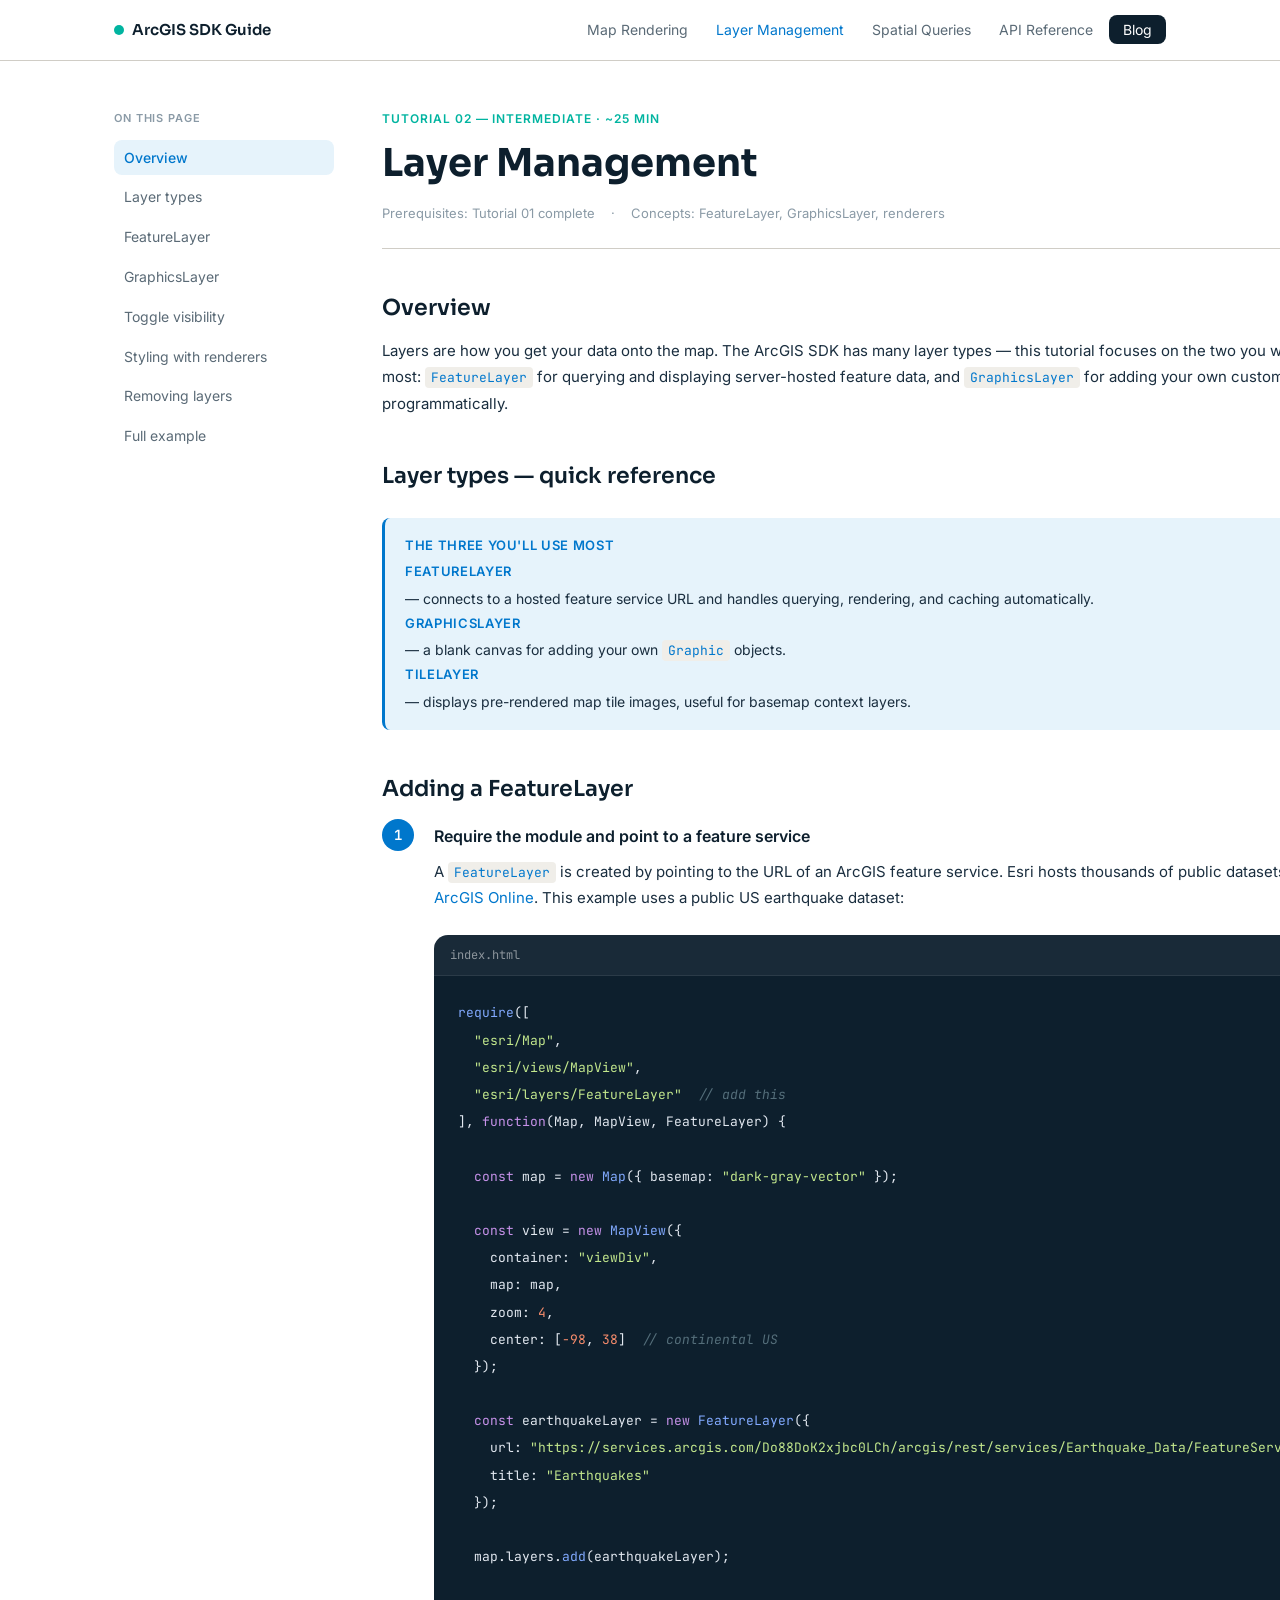
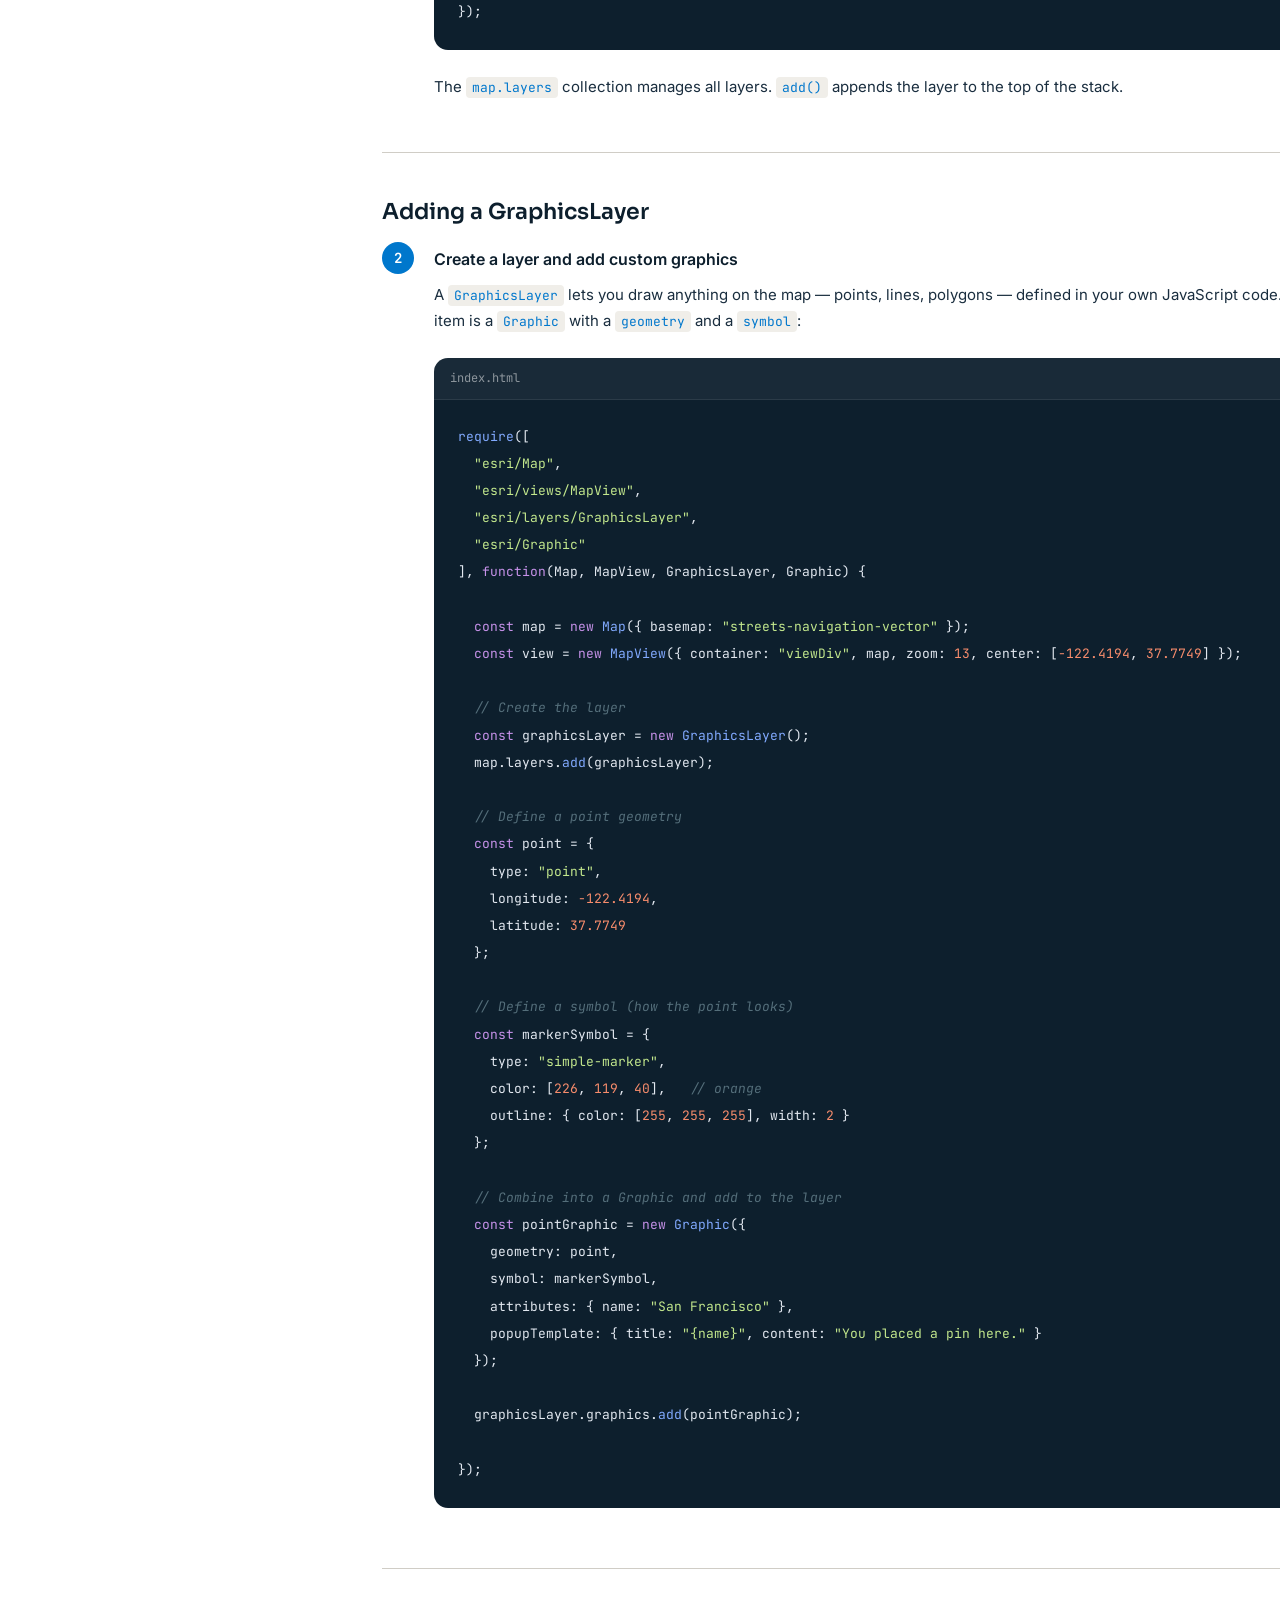
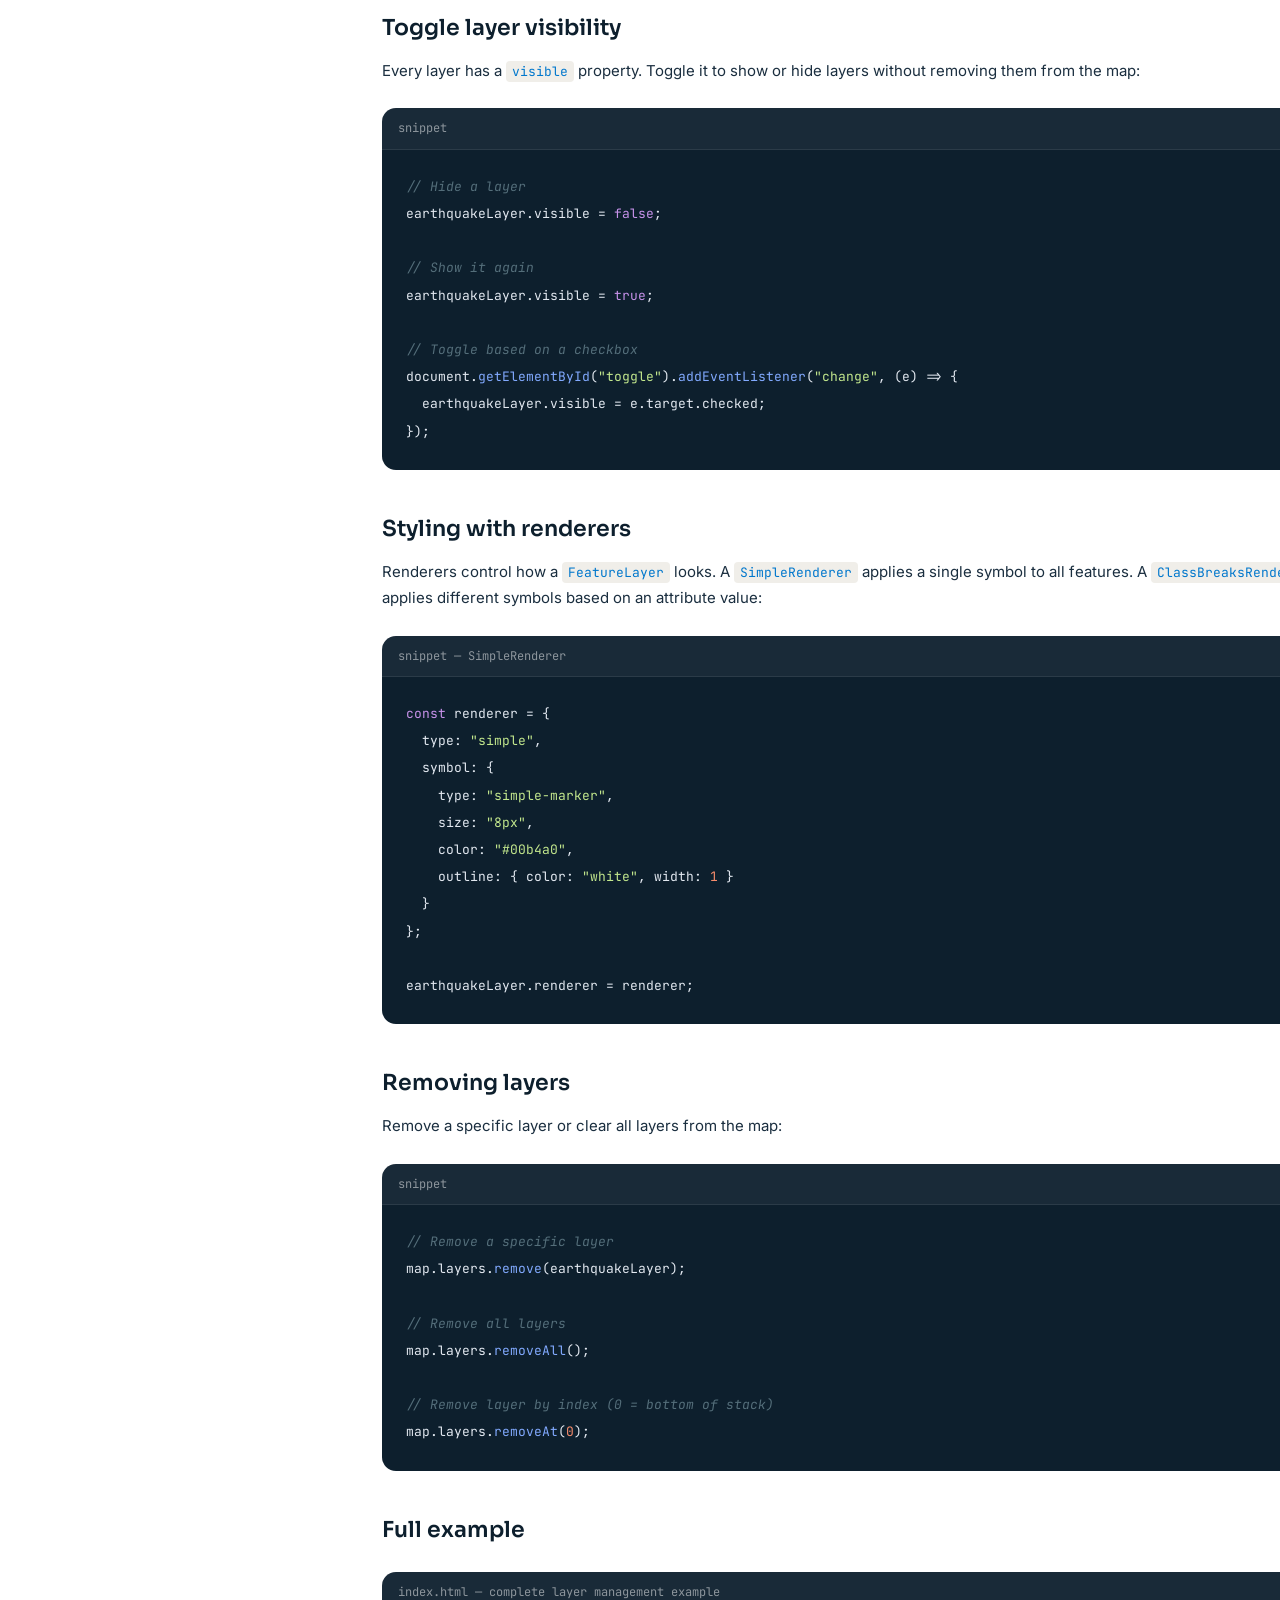
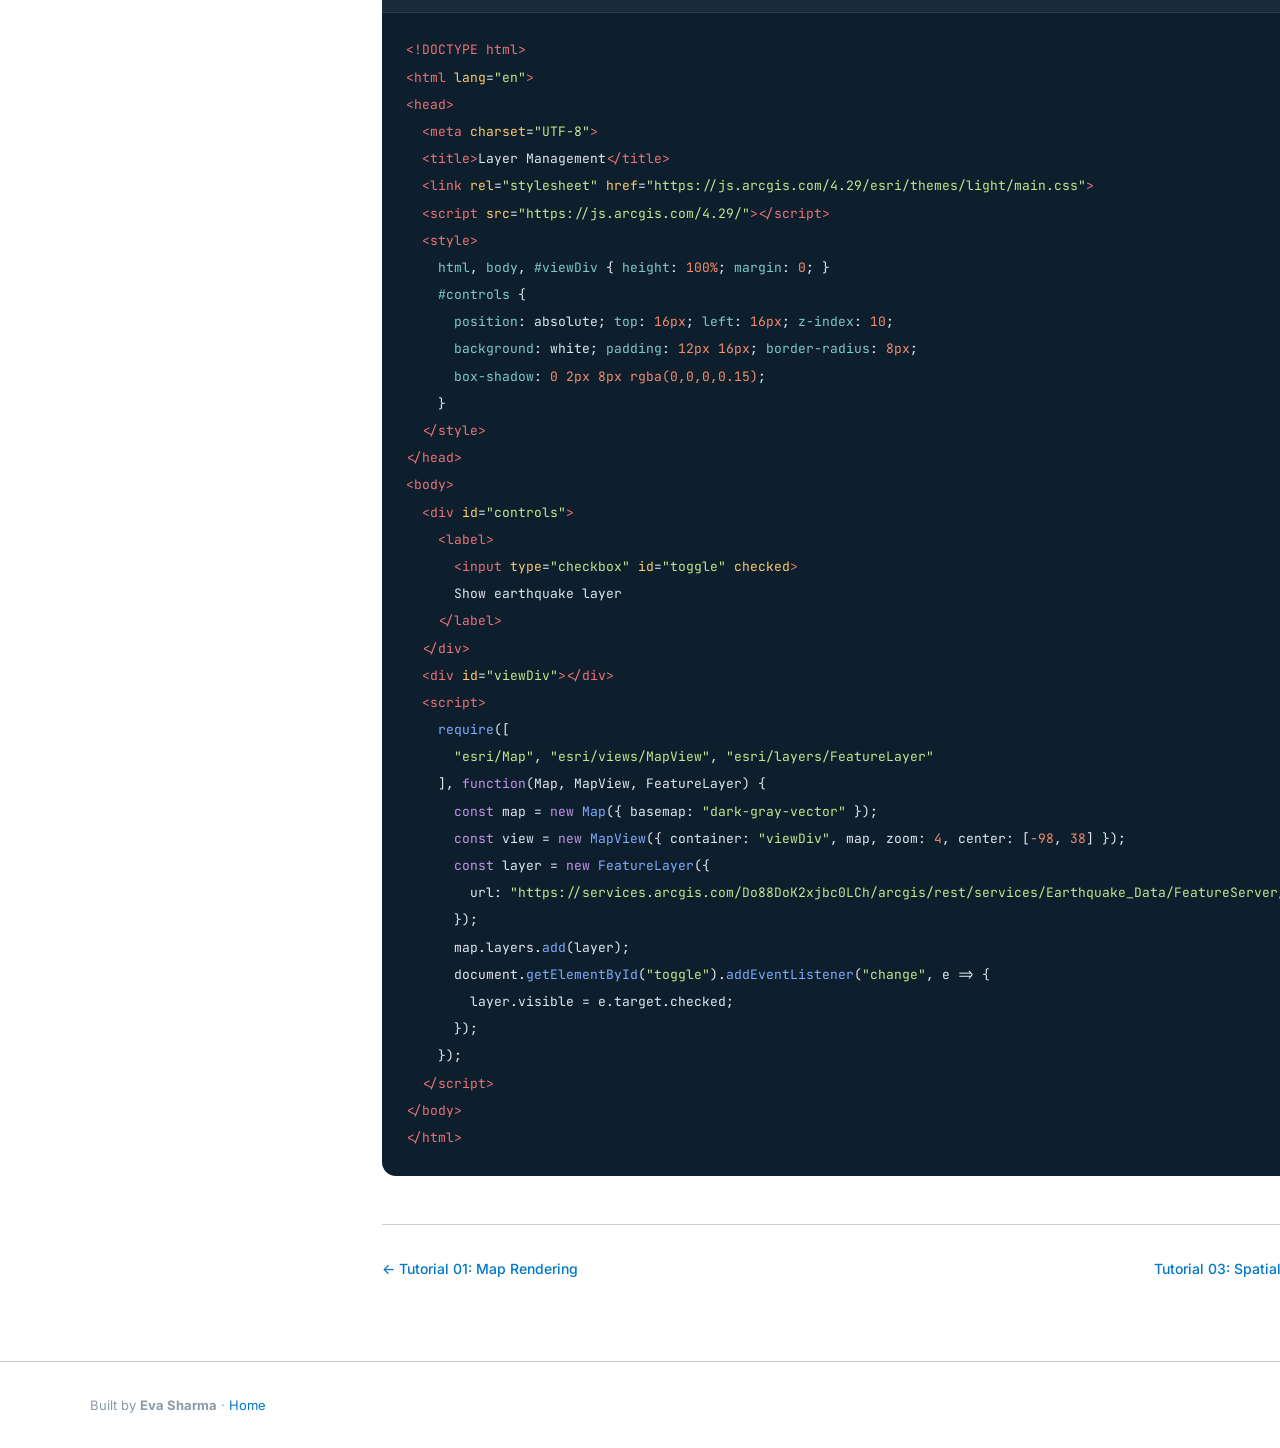
<file: pages/layer-management.html>
<!DOCTYPE html>
<html lang="en">
<head>
<meta charset="UTF-8">
<meta name="viewport" content="width=device-width, initial-scale=1.0">
<title>Layer Management — ArcGIS Maps SDK for JavaScript</title>
<link rel="preconnect" href="https://fonts.googleapis.com">
<link href="https://fonts.googleapis.com/css2?family=Inter:wght@400;500;600&family=JetBrains+Mono:wght@400;500&family=Sora:wght@600;700&display=swap" rel="stylesheet">
<link rel="stylesheet" href="../css/style.css">
</head>
<body>

<header class="site-header">
  <nav class="nav-inner">
    <a href="../index.html" class="nav-logo"><span class="logo-dot"></span>ArcGIS SDK Guide</a>
    <ul class="nav-links">
      <li><a href="map-rendering.html">Map Rendering</a></li>
      <li><a href="layer-management.html" aria-current="page">Layer Management</a></li>
      <li><a href="spatial-queries.html">Spatial Queries</a></li>
      <li><a href="api-reference.html">API Reference</a></li>
      <li><a href="blog.html" class="nav-cta">Blog</a></li>
    </ul>
    <button class="nav-hamburger" aria-label="Toggle menu" onclick="document.querySelector('.nav-links').classList.toggle('open')">&#9776;</button>
  </nav>
</header>

<div class="page-layout">
  <aside class="sidebar">
    <div class="sidebar-label">On this page</div>
    <ul class="sidebar-nav">
      <li><a href="#overview" class="active">Overview</a></li>
      <li><a href="#layer-types">Layer types</a></li>
      <li><a href="#feature-layer">FeatureLayer</a></li>
      <li><a href="#graphics-layer">GraphicsLayer</a></li>
      <li><a href="#toggle">Toggle visibility</a></li>
      <li><a href="#styling">Styling with renderers</a></li>
      <li><a href="#remove">Removing layers</a></li>
      <li><a href="#full-example">Full example</a></li>
    </ul>
  </aside>

  <article class="article-content">
    <div class="article-header">
      <div class="article-eyebrow">Tutorial 02 — Intermediate · ~25 min</div>
      <h1 class="article-title">Layer Management</h1>
      <div class="article-meta">
        <span>Prerequisites: Tutorial 01 complete</span>
        <span>·</span>
        <span>Concepts: FeatureLayer, GraphicsLayer, renderers</span>
      </div>
    </div>

    <h2 id="overview">Overview</h2>
    <p>Layers are how you get your data onto the map. The ArcGIS SDK has many layer types — this tutorial focuses on the two you will use most: <code>FeatureLayer</code> for querying and displaying server-hosted feature data, and <code>GraphicsLayer</code> for adding your own custom graphics programmatically.</p>

    <h2 id="layer-types">Layer types — quick reference</h2>

    <div class="callout callout-note">
      <strong>The three you'll use most</strong>
      <p><strong>FeatureLayer</strong> — connects to a hosted feature service URL and handles querying, rendering, and caching automatically. <strong>GraphicsLayer</strong> — a blank canvas for adding your own <code>Graphic</code> objects. <strong>TileLayer</strong> — displays pre-rendered map tile images, useful for basemap context layers.</p>
    </div>

    <h2 id="feature-layer">Adding a FeatureLayer</h2>

    <div class="step">
      <div class="step-num">1</div>
      <div class="step-content">
        <h3>Require the module and point to a feature service</h3>
        <p>A <code>FeatureLayer</code> is created by pointing to the URL of an ArcGIS feature service. Esri hosts thousands of public datasets on <a href="https://www.arcgis.com/home/gallery.html" target="_blank" rel="noopener">ArcGIS Online</a>. This example uses a public US earthquake dataset:</p>
        <div class="code-block">
          <div class="code-header">
            <span class="code-filename">index.html</span>
            <button class="code-copy" onclick="copyCode(this)">Copy</button>
          </div>
          <pre><code><span class="fn">require</span>([
  <span class="str">"esri/Map"</span>,
  <span class="str">"esri/views/MapView"</span>,
  <span class="str">"esri/layers/FeatureLayer"</span>  <span class="cm">// add this</span>
], <span class="kw">function</span>(Map, MapView, FeatureLayer) {

  <span class="kw">const</span> map = <span class="kw">new</span> <span class="fn">Map</span>({ basemap: <span class="str">"dark-gray-vector"</span> });

  <span class="kw">const</span> view = <span class="kw">new</span> <span class="fn">MapView</span>({
    container: <span class="str">"viewDiv"</span>,
    map: map,
    zoom: <span class="num">4</span>,
    center: [<span class="num">-98</span>, <span class="num">38</span>]  <span class="cm">// continental US</span>
  });

  <span class="kw">const</span> earthquakeLayer = <span class="kw">new</span> <span class="fn">FeatureLayer</span>({
    url: <span class="str">"https://services.arcgis.com/Do88DoK2xjbc0LCh/arcgis/rest/services/Earthquake_Data/FeatureServer/0"</span>,
    title: <span class="str">"Earthquakes"</span>
  });

  map.layers.<span class="fn">add</span>(earthquakeLayer);

});</code></pre>
        </div>
        <p>The <code>map.layers</code> collection manages all layers. <code>add()</code> appends the layer to the top of the stack.</p>
      </div>
    </div>

    <h2 id="graphics-layer">Adding a GraphicsLayer</h2>

    <div class="step">
      <div class="step-num">2</div>
      <div class="step-content">
        <h3>Create a layer and add custom graphics</h3>
        <p>A <code>GraphicsLayer</code> lets you draw anything on the map — points, lines, polygons — defined in your own JavaScript code. Each item is a <code>Graphic</code> with a <code>geometry</code> and a <code>symbol</code>:</p>
        <div class="code-block">
          <div class="code-header">
            <span class="code-filename">index.html</span>
            <button class="code-copy" onclick="copyCode(this)">Copy</button>
          </div>
          <pre><code><span class="fn">require</span>([
  <span class="str">"esri/Map"</span>,
  <span class="str">"esri/views/MapView"</span>,
  <span class="str">"esri/layers/GraphicsLayer"</span>,
  <span class="str">"esri/Graphic"</span>
], <span class="kw">function</span>(Map, MapView, GraphicsLayer, Graphic) {

  <span class="kw">const</span> map = <span class="kw">new</span> <span class="fn">Map</span>({ basemap: <span class="str">"streets-navigation-vector"</span> });
  <span class="kw">const</span> view = <span class="kw">new</span> <span class="fn">MapView</span>({ container: <span class="str">"viewDiv"</span>, map, zoom: <span class="num">13</span>, center: [<span class="num">-122.4194</span>, <span class="num">37.7749</span>] });

  <span class="cm">// Create the layer</span>
  <span class="kw">const</span> graphicsLayer = <span class="kw">new</span> <span class="fn">GraphicsLayer</span>();
  map.layers.<span class="fn">add</span>(graphicsLayer);

  <span class="cm">// Define a point geometry</span>
  <span class="kw">const</span> point = {
    type: <span class="str">"point"</span>,
    longitude: <span class="num">-122.4194</span>,
    latitude: <span class="num">37.7749</span>
  };

  <span class="cm">// Define a symbol (how the point looks)</span>
  <span class="kw">const</span> markerSymbol = {
    type: <span class="str">"simple-marker"</span>,
    color: [<span class="num">226</span>, <span class="num">119</span>, <span class="num">40</span>],   <span class="cm">// orange</span>
    outline: { color: [<span class="num">255</span>, <span class="num">255</span>, <span class="num">255</span>], width: <span class="num">2</span> }
  };

  <span class="cm">// Combine into a Graphic and add to the layer</span>
  <span class="kw">const</span> pointGraphic = <span class="kw">new</span> <span class="fn">Graphic</span>({
    geometry: point,
    symbol: markerSymbol,
    attributes: { name: <span class="str">"San Francisco"</span> },
    popupTemplate: { title: <span class="str">"{name}"</span>, content: <span class="str">"You placed a pin here."</span> }
  });

  graphicsLayer.graphics.<span class="fn">add</span>(pointGraphic);

});</code></pre>
        </div>
      </div>
    </div>

    <h2 id="toggle">Toggle layer visibility</h2>
    <p>Every layer has a <code>visible</code> property. Toggle it to show or hide layers without removing them from the map:</p>
    <div class="code-block">
      <div class="code-header">
        <span class="code-filename">snippet</span>
        <button class="code-copy" onclick="copyCode(this)">Copy</button>
      </div>
      <pre><code><span class="cm">// Hide a layer</span>
earthquakeLayer.visible = <span class="kw">false</span>;

<span class="cm">// Show it again</span>
earthquakeLayer.visible = <span class="kw">true</span>;

<span class="cm">// Toggle based on a checkbox</span>
document.<span class="fn">getElementById</span>(<span class="str">"toggle"</span>).<span class="fn">addEventListener</span>(<span class="str">"change"</span>, (e) => {
  earthquakeLayer.visible = e.target.checked;
});</code></pre>
    </div>

    <h2 id="styling">Styling with renderers</h2>
    <p>Renderers control how a <code>FeatureLayer</code> looks. A <code>SimpleRenderer</code> applies a single symbol to all features. A <code>ClassBreaksRenderer</code> applies different symbols based on an attribute value:</p>
    <div class="code-block">
      <div class="code-header">
        <span class="code-filename">snippet — SimpleRenderer</span>
        <button class="code-copy" onclick="copyCode(this)">Copy</button>
      </div>
      <pre><code><span class="kw">const</span> renderer = {
  type: <span class="str">"simple"</span>,
  symbol: {
    type: <span class="str">"simple-marker"</span>,
    size: <span class="str">"8px"</span>,
    color: <span class="str">"#00b4a0"</span>,
    outline: { color: <span class="str">"white"</span>, width: <span class="num">1</span> }
  }
};

earthquakeLayer.renderer = renderer;</code></pre>
    </div>

    <h2 id="remove">Removing layers</h2>
    <p>Remove a specific layer or clear all layers from the map:</p>
    <div class="code-block">
      <div class="code-header">
        <span class="code-filename">snippet</span>
        <button class="code-copy" onclick="copyCode(this)">Copy</button>
      </div>
      <pre><code><span class="cm">// Remove a specific layer</span>
map.layers.<span class="fn">remove</span>(earthquakeLayer);

<span class="cm">// Remove all layers</span>
map.layers.<span class="fn">removeAll</span>();

<span class="cm">// Remove layer by index (0 = bottom of stack)</span>
map.layers.<span class="fn">removeAt</span>(<span class="num">0</span>);</code></pre>
    </div>

    <h2 id="full-example">Full example</h2>
    <div class="code-block">
      <div class="code-header">
        <span class="code-filename">index.html — complete layer management example</span>
        <button class="code-copy" onclick="copyCode(this)">Copy</button>
      </div>
      <pre><code><span class="tag-h">&lt;!DOCTYPE html&gt;</span>
<span class="tag-h">&lt;html</span> <span class="attr">lang</span>=<span class="str">"en"</span><span class="tag-h">&gt;</span>
<span class="tag-h">&lt;head&gt;</span>
  <span class="tag-h">&lt;meta</span> <span class="attr">charset</span>=<span class="str">"UTF-8"</span><span class="tag-h">&gt;</span>
  <span class="tag-h">&lt;title&gt;</span>Layer Management<span class="tag-h">&lt;/title&gt;</span>
  <span class="tag-h">&lt;link</span> <span class="attr">rel</span>=<span class="str">"stylesheet"</span> <span class="attr">href</span>=<span class="str">"https://js.arcgis.com/4.29/esri/themes/light/main.css"</span><span class="tag-h">&gt;</span>
  <span class="tag-h">&lt;script</span> <span class="attr">src</span>=<span class="str">"https://js.arcgis.com/4.29/"</span><span class="tag-h">&gt;&lt;/script&gt;</span>
  <span class="tag-h">&lt;style&gt;</span>
    <span class="prop">html</span>, <span class="prop">body</span>, <span class="prop">#viewDiv</span> { <span class="prop">height</span>: <span class="num">100%</span>; <span class="prop">margin</span>: <span class="num">0</span>; }
    <span class="prop">#controls</span> {
      <span class="prop">position</span>: absolute; <span class="prop">top</span>: <span class="num">16px</span>; <span class="prop">left</span>: <span class="num">16px</span>; <span class="prop">z-index</span>: <span class="num">10</span>;
      <span class="prop">background</span>: white; <span class="prop">padding</span>: <span class="num">12px 16px</span>; <span class="prop">border-radius</span>: <span class="num">8px</span>;
      <span class="prop">box-shadow</span>: <span class="num">0 2px 8px rgba(0,0,0,0.15)</span>;
    }
  <span class="tag-h">&lt;/style&gt;</span>
<span class="tag-h">&lt;/head&gt;</span>
<span class="tag-h">&lt;body&gt;</span>
  <span class="tag-h">&lt;div</span> <span class="attr">id</span>=<span class="str">"controls"</span><span class="tag-h">&gt;</span>
    <span class="tag-h">&lt;label&gt;</span>
      <span class="tag-h">&lt;input</span> <span class="attr">type</span>=<span class="str">"checkbox"</span> <span class="attr">id</span>=<span class="str">"toggle"</span> <span class="attr">checked</span><span class="tag-h">&gt;</span>
      Show earthquake layer
    <span class="tag-h">&lt;/label&gt;</span>
  <span class="tag-h">&lt;/div&gt;</span>
  <span class="tag-h">&lt;div</span> <span class="attr">id</span>=<span class="str">"viewDiv"</span><span class="tag-h">&gt;&lt;/div&gt;</span>
  <span class="tag-h">&lt;script&gt;</span>
    <span class="fn">require</span>([
      <span class="str">"esri/Map"</span>, <span class="str">"esri/views/MapView"</span>, <span class="str">"esri/layers/FeatureLayer"</span>
    ], <span class="kw">function</span>(Map, MapView, FeatureLayer) {
      <span class="kw">const</span> map = <span class="kw">new</span> <span class="fn">Map</span>({ basemap: <span class="str">"dark-gray-vector"</span> });
      <span class="kw">const</span> view = <span class="kw">new</span> <span class="fn">MapView</span>({ container: <span class="str">"viewDiv"</span>, map, zoom: <span class="num">4</span>, center: [<span class="num">-98</span>, <span class="num">38</span>] });
      <span class="kw">const</span> layer = <span class="kw">new</span> <span class="fn">FeatureLayer</span>({
        url: <span class="str">"https://services.arcgis.com/Do88DoK2xjbc0LCh/arcgis/rest/services/Earthquake_Data/FeatureServer/0"</span>
      });
      map.layers.<span class="fn">add</span>(layer);
      document.<span class="fn">getElementById</span>(<span class="str">"toggle"</span>).<span class="fn">addEventListener</span>(<span class="str">"change"</span>, e => {
        layer.visible = e.target.checked;
      });
    });
  <span class="tag-h">&lt;/script&gt;</span>
<span class="tag-h">&lt;/body&gt;</span>
<span class="tag-h">&lt;/html&gt;</span></code></pre>
    </div>

    <div class="page-nav">
      <a href="map-rendering.html">← Tutorial 01: Map Rendering</a>
      <a href="spatial-queries.html" class="next">Tutorial 03: Spatial Queries →</a>
    </div>
  </article>
</div>

<footer class="site-footer">
  <div class="footer-inner">
    <p>Built by <strong>Eva Sharma</strong> · <a href="../index.html">Home</a></p>
  </div>
</footer>

<script>
function copyCode(btn) {
  const code = btn.closest('.code-block').querySelector('code');
  navigator.clipboard.writeText(code.innerText).then(() => {
    btn.textContent = 'Copied!';
    setTimeout(() => btn.textContent = 'Copy', 2000);
  });
}
</script>
</body>
</html>
</file>
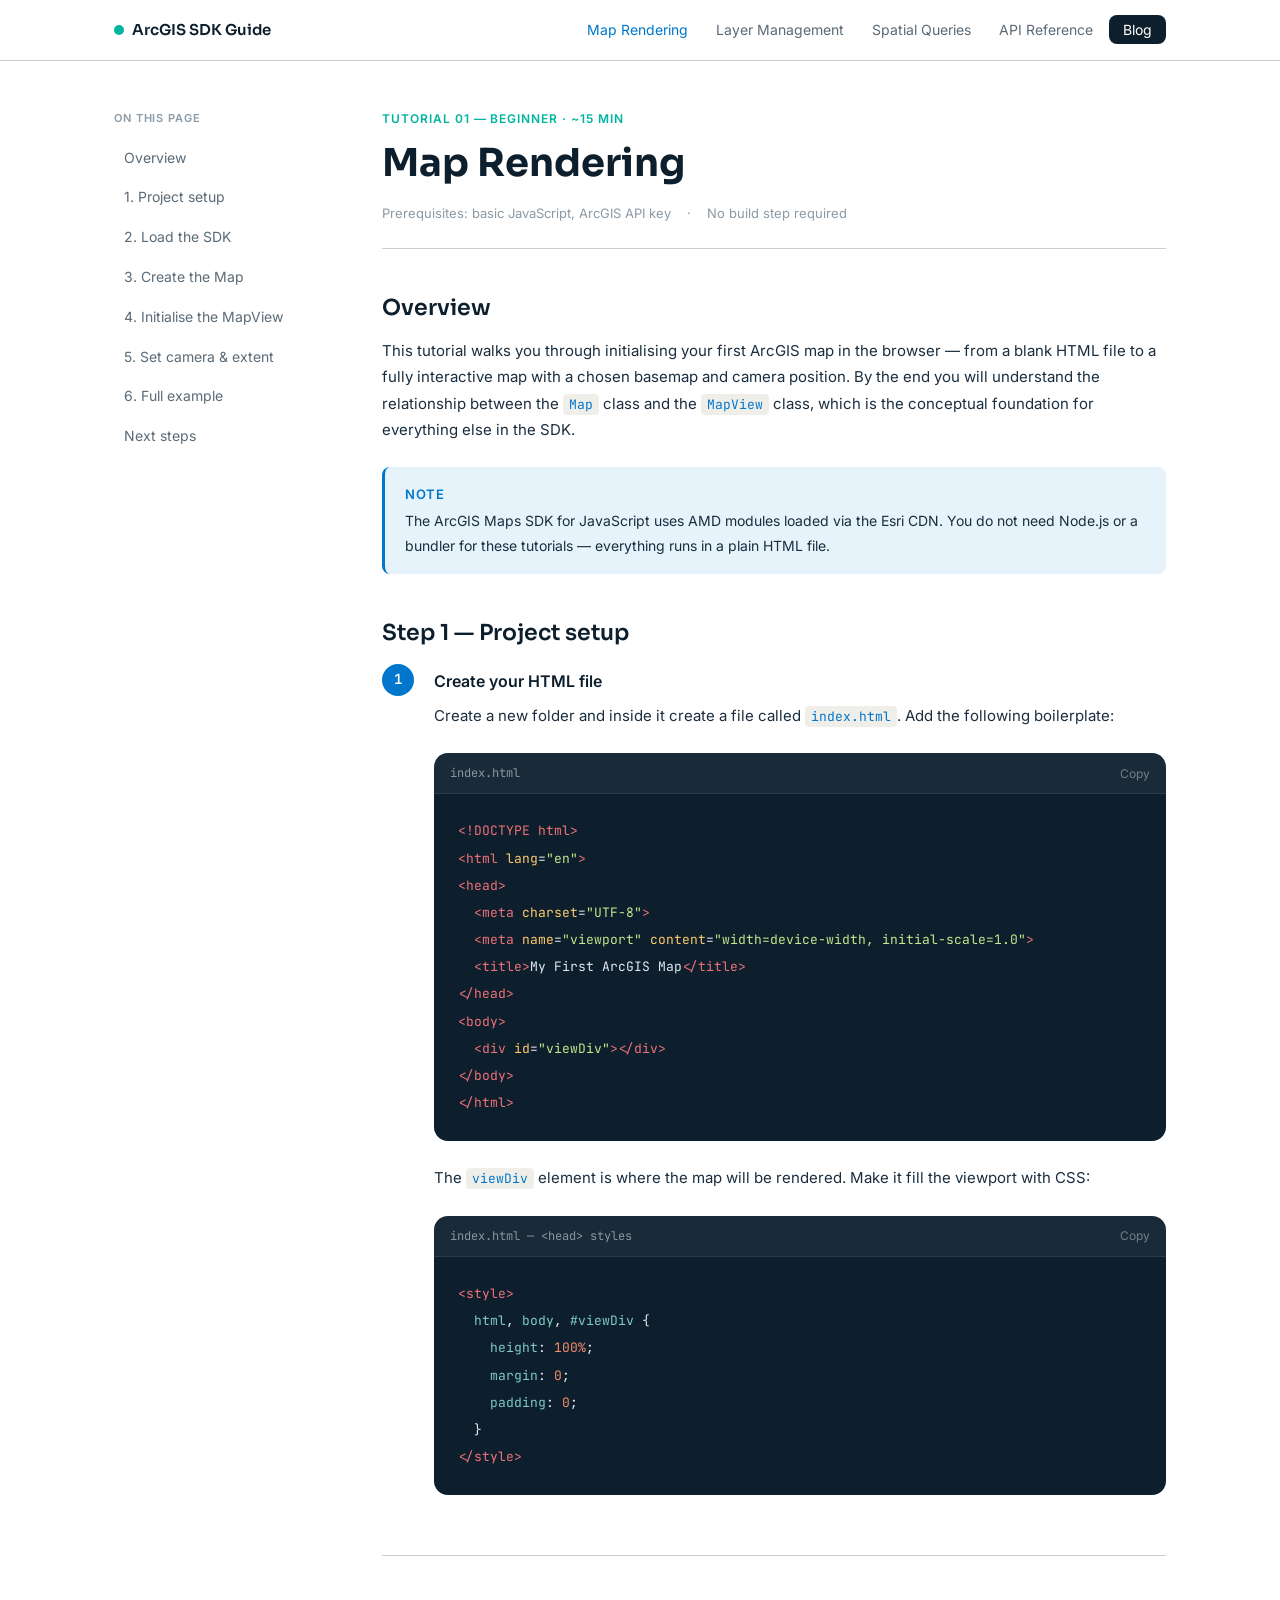
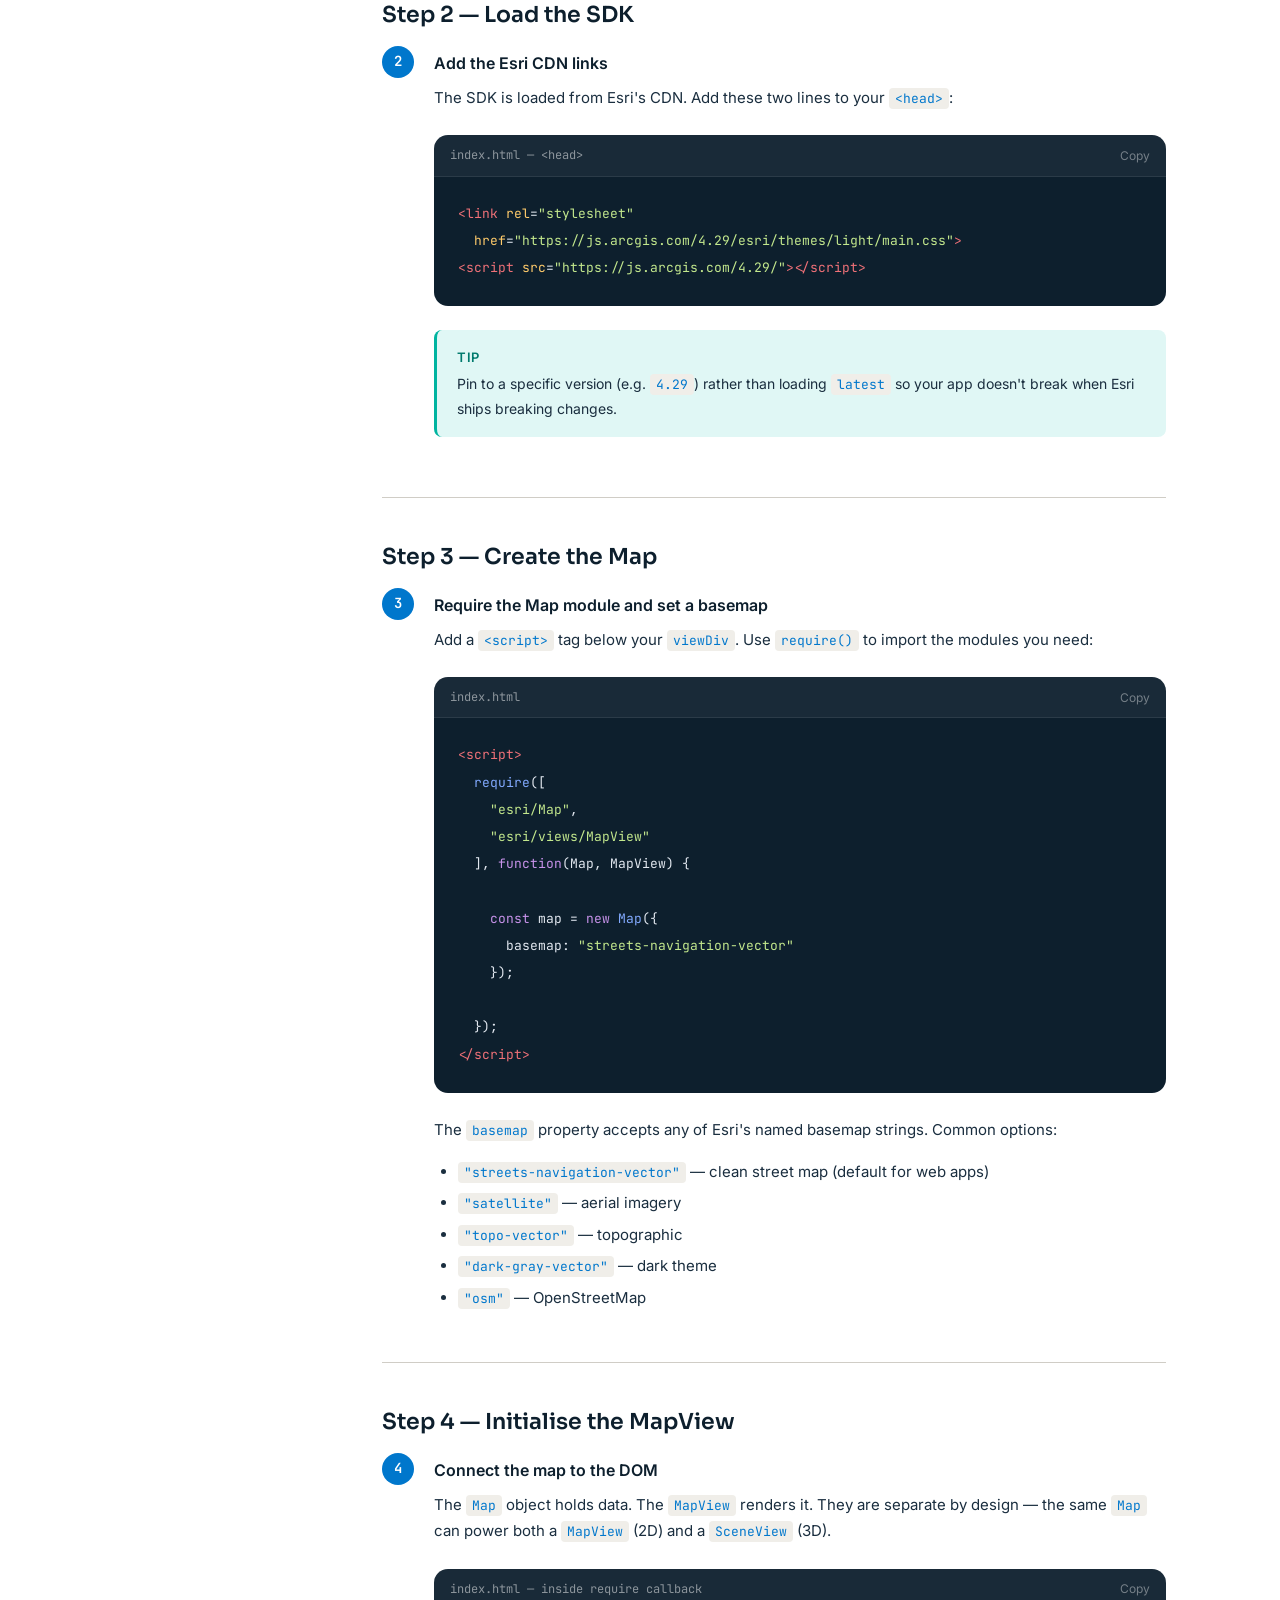
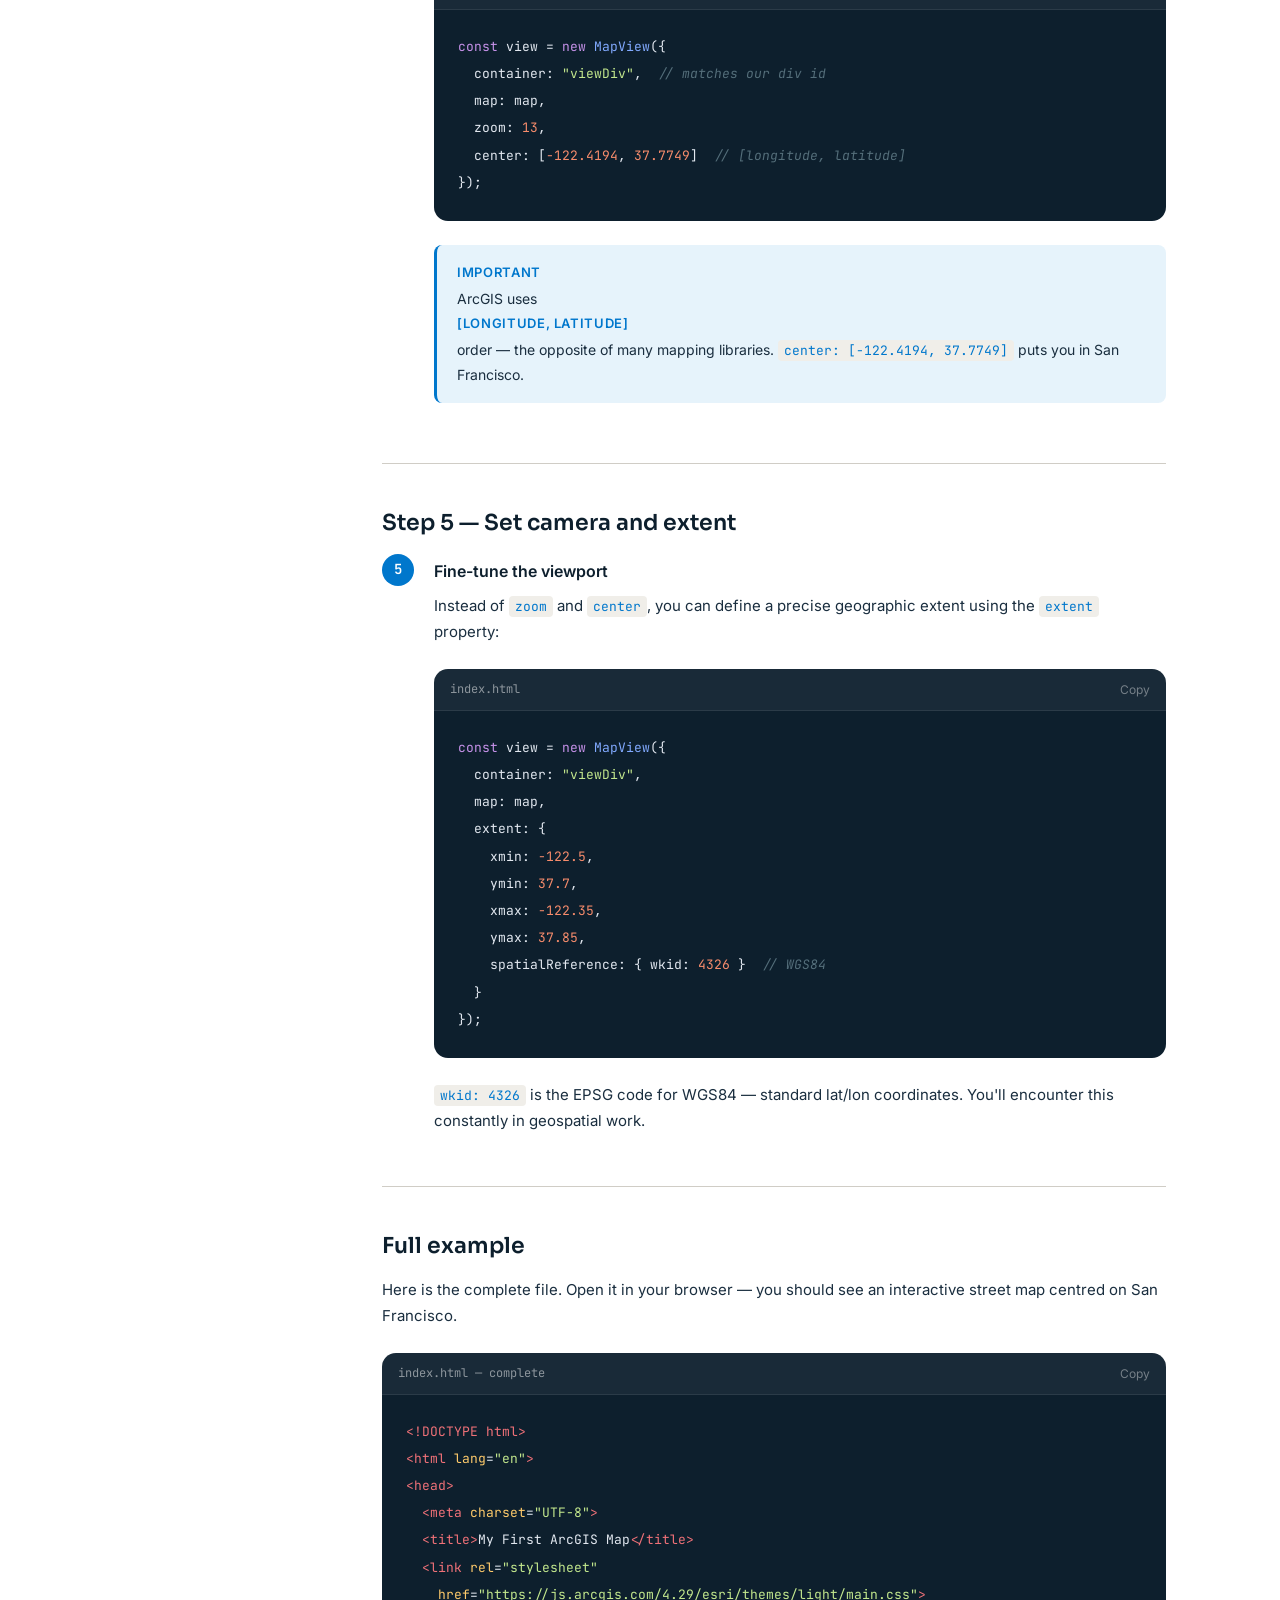
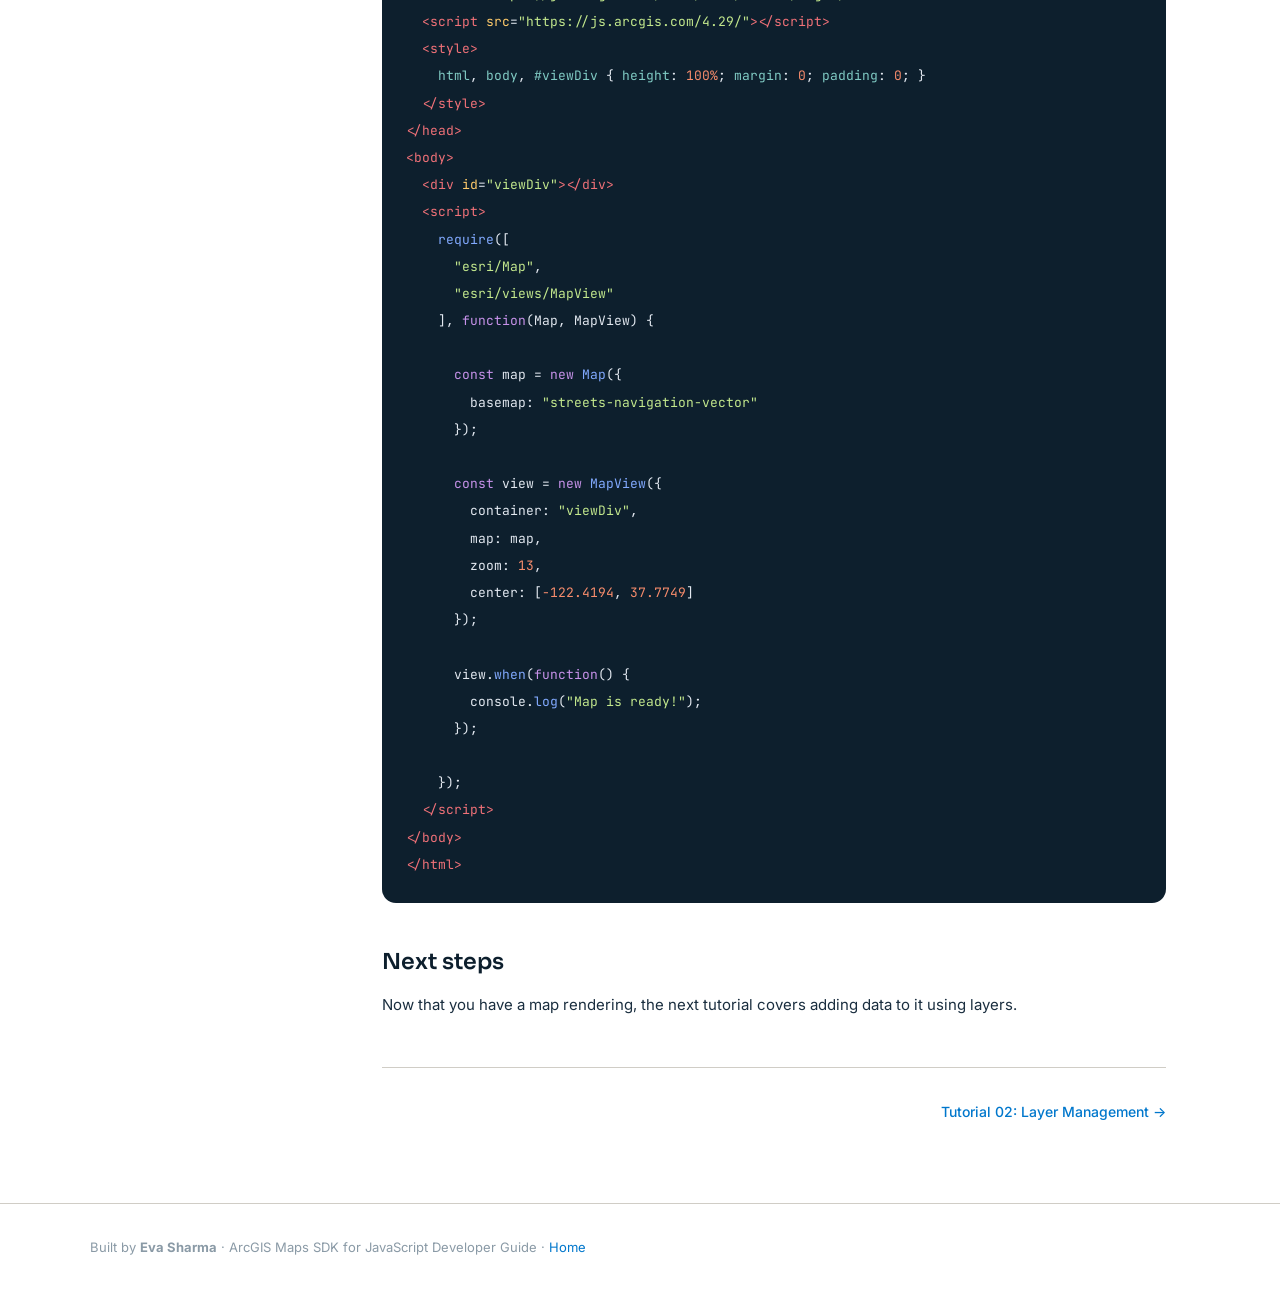
<file: pages/map-rendering.html>
<!DOCTYPE html>
<html lang="en">
<head>
<meta charset="UTF-8">
<meta name="viewport" content="width=device-width, initial-scale=1.0">
<title>Map Rendering — ArcGIS Maps SDK for JavaScript</title>
<link rel="preconnect" href="https://fonts.googleapis.com">
<link href="https://fonts.googleapis.com/css2?family=Inter:wght@400;500;600&family=JetBrains+Mono:wght@400;500&family=Sora:wght@600;700&display=swap" rel="stylesheet">
<link rel="stylesheet" href="../css/style.css">
</head>
<body>

<header class="site-header">
  <nav class="nav-inner">
    <a href="../index.html" class="nav-logo"><span class="logo-dot"></span>ArcGIS SDK Guide</a>
    <ul class="nav-links">
      <li><a href="map-rendering.html" aria-current="page">Map Rendering</a></li>
      <li><a href="layer-management.html">Layer Management</a></li>
      <li><a href="spatial-queries.html">Spatial Queries</a></li>
      <li><a href="api-reference.html">API Reference</a></li>
      <li><a href="blog.html" class="nav-cta">Blog</a></li>
    </ul>
    <button class="nav-hamburger" aria-label="Toggle menu" onclick="document.querySelector('.nav-links').classList.toggle('open')">&#9776;</button>
  </nav>
</header>

<div class="page-layout">
  <aside class="sidebar">
    <div class="sidebar-label">On this page</div>
    <ul class="sidebar-nav">
      <li><a href="#overview" class="active">Overview</a></li>
      <li><a href="#step1">1. Project setup</a></li>
      <li><a href="#step2">2. Load the SDK</a></li>
      <li><a href="#step3">3. Create the Map</a></li>
      <li><a href="#step4">4. Initialise the MapView</a></li>
      <li><a href="#step5">5. Set camera & extent</a></li>
      <li><a href="#step6">6. Full example</a></li>
      <li><a href="#next">Next steps</a></li>
    </ul>
  </aside>

  <article class="article-content">
    <div class="article-header">
      <div class="article-eyebrow">Tutorial 01 — Beginner · ~15 min</div>
      <h1 class="article-title">Map Rendering</h1>
      <div class="article-meta">
        <span>Prerequisites: basic JavaScript, ArcGIS API key</span>
        <span>·</span>
        <span>No build step required</span>
      </div>
    </div>

    <h2 id="overview">Overview</h2>
    <p>This tutorial walks you through initialising your first ArcGIS map in the browser — from a blank HTML file to a fully interactive map with a chosen basemap and camera position. By the end you will understand the relationship between the <code>Map</code> class and the <code>MapView</code> class, which is the conceptual foundation for everything else in the SDK.</p>

    <div class="callout callout-note">
      <strong>Note</strong>
      <p>The ArcGIS Maps SDK for JavaScript uses AMD modules loaded via the Esri CDN. You do not need Node.js or a bundler for these tutorials — everything runs in a plain HTML file.</p>
    </div>

    <h2 id="step1">Step 1 — Project setup</h2>

    <div class="step">
      <div class="step-num">1</div>
      <div class="step-content">
        <h3>Create your HTML file</h3>
        <p>Create a new folder and inside it create a file called <code>index.html</code>. Add the following boilerplate:</p>
        <div class="code-block">
          <div class="code-header">
            <span class="code-filename">index.html</span>
            <button class="code-copy" onclick="copyCode(this)">Copy</button>
          </div>
          <pre><code><span class="tag-h">&lt;!DOCTYPE html&gt;</span>
<span class="tag-h">&lt;html</span> <span class="attr">lang</span>=<span class="str">"en"</span><span class="tag-h">&gt;</span>
<span class="tag-h">&lt;head&gt;</span>
  <span class="tag-h">&lt;meta</span> <span class="attr">charset</span>=<span class="str">"UTF-8"</span><span class="tag-h">&gt;</span>
  <span class="tag-h">&lt;meta</span> <span class="attr">name</span>=<span class="str">"viewport"</span> <span class="attr">content</span>=<span class="str">"width=device-width, initial-scale=1.0"</span><span class="tag-h">&gt;</span>
  <span class="tag-h">&lt;title&gt;</span>My First ArcGIS Map<span class="tag-h">&lt;/title&gt;</span>
<span class="tag-h">&lt;/head&gt;</span>
<span class="tag-h">&lt;body&gt;</span>
  <span class="tag-h">&lt;div</span> <span class="attr">id</span>=<span class="str">"viewDiv"</span><span class="tag-h">&gt;&lt;/div&gt;</span>
<span class="tag-h">&lt;/body&gt;</span>
<span class="tag-h">&lt;/html&gt;</span></code></pre>
        </div>
        <p>The <code>viewDiv</code> element is where the map will be rendered. Make it fill the viewport with CSS:</p>
        <div class="code-block">
          <div class="code-header">
            <span class="code-filename">index.html — &lt;head&gt; styles</span>
            <button class="code-copy" onclick="copyCode(this)">Copy</button>
          </div>
          <pre><code><span class="tag-h">&lt;style&gt;</span>
  <span class="prop">html</span>, <span class="prop">body</span>, <span class="prop">#viewDiv</span> {
    <span class="prop">height</span>: <span class="num">100%</span>;
    <span class="prop">margin</span>: <span class="num">0</span>;
    <span class="prop">padding</span>: <span class="num">0</span>;
  }
<span class="tag-h">&lt;/style&gt;</span></code></pre>
        </div>
      </div>
    </div>

    <h2 id="step2">Step 2 — Load the SDK</h2>
    <div class="step">
      <div class="step-num">2</div>
      <div class="step-content">
        <h3>Add the Esri CDN links</h3>
        <p>The SDK is loaded from Esri's CDN. Add these two lines to your <code>&lt;head&gt;</code>:</p>
        <div class="code-block">
          <div class="code-header">
            <span class="code-filename">index.html — &lt;head&gt;</span>
            <button class="code-copy" onclick="copyCode(this)">Copy</button>
          </div>
          <pre><code><span class="tag-h">&lt;link</span> <span class="attr">rel</span>=<span class="str">"stylesheet"</span>
  <span class="attr">href</span>=<span class="str">"https://js.arcgis.com/4.29/esri/themes/light/main.css"</span><span class="tag-h">&gt;</span>
<span class="tag-h">&lt;script</span> <span class="attr">src</span>=<span class="str">"https://js.arcgis.com/4.29/"</span><span class="tag-h">&gt;&lt;/script&gt;</span></code></pre>
        </div>
        <div class="callout callout-tip">
          <strong>Tip</strong>
          <p>Pin to a specific version (e.g. <code>4.29</code>) rather than loading <code>latest</code> so your app doesn't break when Esri ships breaking changes.</p>
        </div>
      </div>
    </div>

    <h2 id="step3">Step 3 — Create the Map</h2>
    <div class="step">
      <div class="step-num">3</div>
      <div class="step-content">
        <h3>Require the Map module and set a basemap</h3>
        <p>Add a <code>&lt;script&gt;</code> tag below your <code>viewDiv</code>. Use <code>require()</code> to import the modules you need:</p>
        <div class="code-block">
          <div class="code-header">
            <span class="code-filename">index.html</span>
            <button class="code-copy" onclick="copyCode(this)">Copy</button>
          </div>
          <pre><code><span class="tag-h">&lt;script&gt;</span>
  <span class="fn">require</span>([
    <span class="str">"esri/Map"</span>,
    <span class="str">"esri/views/MapView"</span>
  ], <span class="kw">function</span>(Map, MapView) {

    <span class="kw">const</span> map = <span class="kw">new</span> <span class="fn">Map</span>({
      basemap: <span class="str">"streets-navigation-vector"</span>
    });

  });
<span class="tag-h">&lt;/script&gt;</span></code></pre>
        </div>
        <p>The <code>basemap</code> property accepts any of Esri's named basemap strings. Common options:</p>
        <ul>
          <li><code>"streets-navigation-vector"</code> — clean street map (default for web apps)</li>
          <li><code>"satellite"</code> — aerial imagery</li>
          <li><code>"topo-vector"</code> — topographic</li>
          <li><code>"dark-gray-vector"</code> — dark theme</li>
          <li><code>"osm"</code> — OpenStreetMap</li>
        </ul>
      </div>
    </div>

    <h2 id="step4">Step 4 — Initialise the MapView</h2>
    <div class="step">
      <div class="step-num">4</div>
      <div class="step-content">
        <h3>Connect the map to the DOM</h3>
        <p>The <code>Map</code> object holds data. The <code>MapView</code> renders it. They are separate by design — the same <code>Map</code> can power both a <code>MapView</code> (2D) and a <code>SceneView</code> (3D).</p>
        <div class="code-block">
          <div class="code-header">
            <span class="code-filename">index.html — inside require callback</span>
            <button class="code-copy" onclick="copyCode(this)">Copy</button>
          </div>
          <pre><code><span class="kw">const</span> view = <span class="kw">new</span> <span class="fn">MapView</span>({
  container: <span class="str">"viewDiv"</span>,  <span class="cm">// matches our div id</span>
  map: map,
  zoom: <span class="num">13</span>,
  center: [<span class="num">-122.4194</span>, <span class="num">37.7749</span>]  <span class="cm">// [longitude, latitude]</span>
});</code></pre>
        </div>
        <div class="callout callout-note">
          <strong>Important</strong>
          <p>ArcGIS uses <strong>[longitude, latitude]</strong> order — the opposite of many mapping libraries. <code>center: [-122.4194, 37.7749]</code> puts you in San Francisco.</p>
        </div>
      </div>
    </div>

    <h2 id="step5">Step 5 — Set camera and extent</h2>
    <div class="step">
      <div class="step-num">5</div>
      <div class="step-content">
        <h3>Fine-tune the viewport</h3>
        <p>Instead of <code>zoom</code> and <code>center</code>, you can define a precise geographic extent using the <code>extent</code> property:</p>
        <div class="code-block">
          <div class="code-header">
            <span class="code-filename">index.html</span>
            <button class="code-copy" onclick="copyCode(this)">Copy</button>
          </div>
          <pre><code><span class="kw">const</span> view = <span class="kw">new</span> <span class="fn">MapView</span>({
  container: <span class="str">"viewDiv"</span>,
  map: map,
  extent: {
    xmin: <span class="num">-122.5</span>,
    ymin: <span class="num">37.7</span>,
    xmax: <span class="num">-122.35</span>,
    ymax: <span class="num">37.85</span>,
    spatialReference: { wkid: <span class="num">4326</span> }  <span class="cm">// WGS84</span>
  }
});</code></pre>
        </div>
        <p><code>wkid: 4326</code> is the EPSG code for WGS84 — standard lat/lon coordinates. You'll encounter this constantly in geospatial work.</p>
      </div>
    </div>

    <h2 id="step6">Full example</h2>
    <p>Here is the complete file. Open it in your browser — you should see an interactive street map centred on San Francisco.</p>
    <div class="code-block">
      <div class="code-header">
        <span class="code-filename">index.html — complete</span>
        <button class="code-copy" onclick="copyCode(this)">Copy</button>
      </div>
      <pre><code><span class="tag-h">&lt;!DOCTYPE html&gt;</span>
<span class="tag-h">&lt;html</span> <span class="attr">lang</span>=<span class="str">"en"</span><span class="tag-h">&gt;</span>
<span class="tag-h">&lt;head&gt;</span>
  <span class="tag-h">&lt;meta</span> <span class="attr">charset</span>=<span class="str">"UTF-8"</span><span class="tag-h">&gt;</span>
  <span class="tag-h">&lt;title&gt;</span>My First ArcGIS Map<span class="tag-h">&lt;/title&gt;</span>
  <span class="tag-h">&lt;link</span> <span class="attr">rel</span>=<span class="str">"stylesheet"</span>
    <span class="attr">href</span>=<span class="str">"https://js.arcgis.com/4.29/esri/themes/light/main.css"</span><span class="tag-h">&gt;</span>
  <span class="tag-h">&lt;script</span> <span class="attr">src</span>=<span class="str">"https://js.arcgis.com/4.29/"</span><span class="tag-h">&gt;&lt;/script&gt;</span>
  <span class="tag-h">&lt;style&gt;</span>
    <span class="prop">html</span>, <span class="prop">body</span>, <span class="prop">#viewDiv</span> { <span class="prop">height</span>: <span class="num">100%</span>; <span class="prop">margin</span>: <span class="num">0</span>; <span class="prop">padding</span>: <span class="num">0</span>; }
  <span class="tag-h">&lt;/style&gt;</span>
<span class="tag-h">&lt;/head&gt;</span>
<span class="tag-h">&lt;body&gt;</span>
  <span class="tag-h">&lt;div</span> <span class="attr">id</span>=<span class="str">"viewDiv"</span><span class="tag-h">&gt;&lt;/div&gt;</span>
  <span class="tag-h">&lt;script&gt;</span>
    <span class="fn">require</span>([
      <span class="str">"esri/Map"</span>,
      <span class="str">"esri/views/MapView"</span>
    ], <span class="kw">function</span>(Map, MapView) {

      <span class="kw">const</span> map = <span class="kw">new</span> <span class="fn">Map</span>({
        basemap: <span class="str">"streets-navigation-vector"</span>
      });

      <span class="kw">const</span> view = <span class="kw">new</span> <span class="fn">MapView</span>({
        container: <span class="str">"viewDiv"</span>,
        map: map,
        zoom: <span class="num">13</span>,
        center: [<span class="num">-122.4194</span>, <span class="num">37.7749</span>]
      });

      view.<span class="fn">when</span>(<span class="kw">function</span>() {
        console.<span class="fn">log</span>(<span class="str">"Map is ready!"</span>);
      });

    });
  <span class="tag-h">&lt;/script&gt;</span>
<span class="tag-h">&lt;/body&gt;</span>
<span class="tag-h">&lt;/html&gt;</span></code></pre>
    </div>

    <h2 id="next">Next steps</h2>
    <p>Now that you have a map rendering, the next tutorial covers adding data to it using layers.</p>
    <div class="page-nav">
      <span></span>
      <a href="layer-management.html" class="next">Tutorial 02: Layer Management →</a>
    </div>
  </article>
</div>

<footer class="site-footer">
  <div class="footer-inner">
    <p>Built by <strong>Eva Sharma</strong> · ArcGIS Maps SDK for JavaScript Developer Guide · <a href="../index.html">Home</a></p>
  </div>
</footer>

<script>
function copyCode(btn) {
  const code = btn.closest('.code-block').querySelector('code');
  const text = code.innerText;
  navigator.clipboard.writeText(text).then(() => {
    btn.textContent = 'Copied!';
    setTimeout(() => btn.textContent = 'Copy', 2000);
  });
}
const sections = document.querySelectorAll('h2[id], h3[id]');
const links = document.querySelectorAll('.sidebar-nav a');
window.addEventListener('scroll', () => {
  let current = '';
  sections.forEach(s => { if (window.scrollY >= s.offsetTop - 100) current = s.id; });
  links.forEach(l => { l.classList.toggle('active', l.getAttribute('href') === '#' + current); });
});
</script>
</body>
</html>
</file>
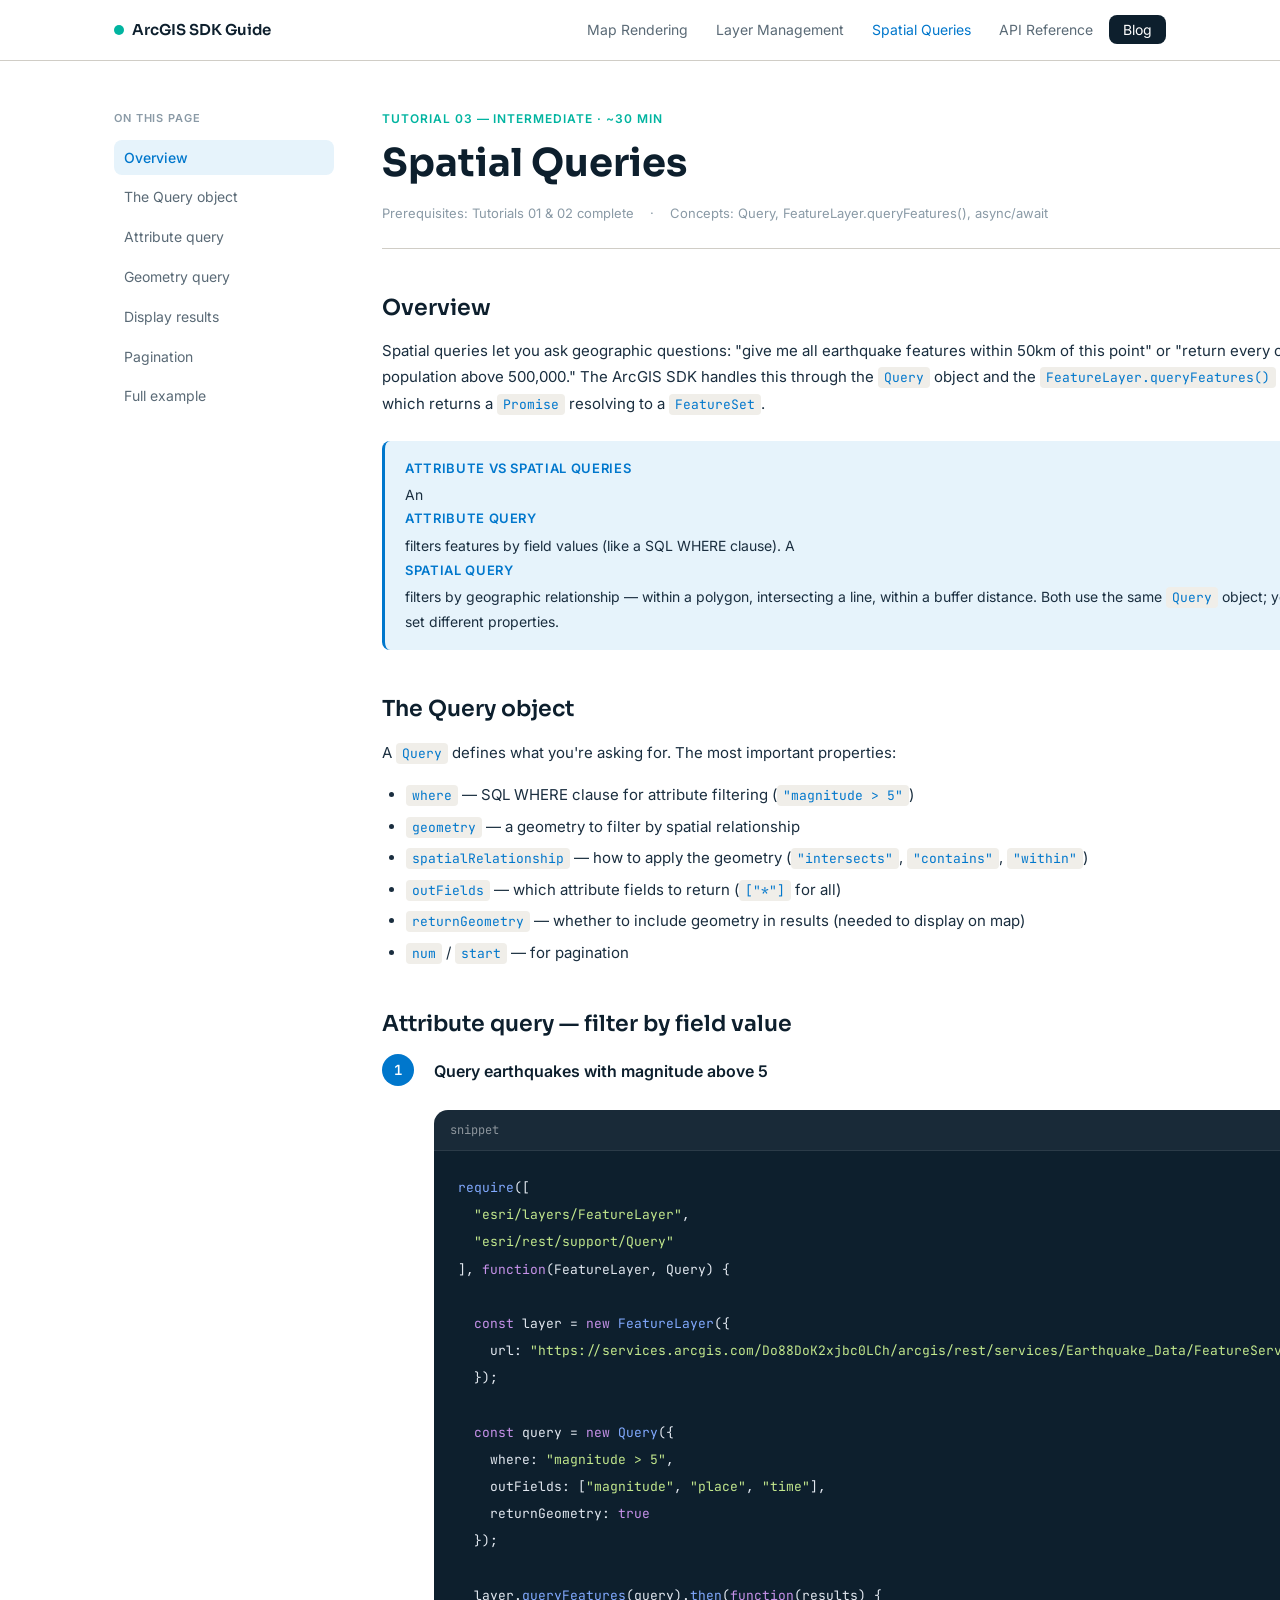
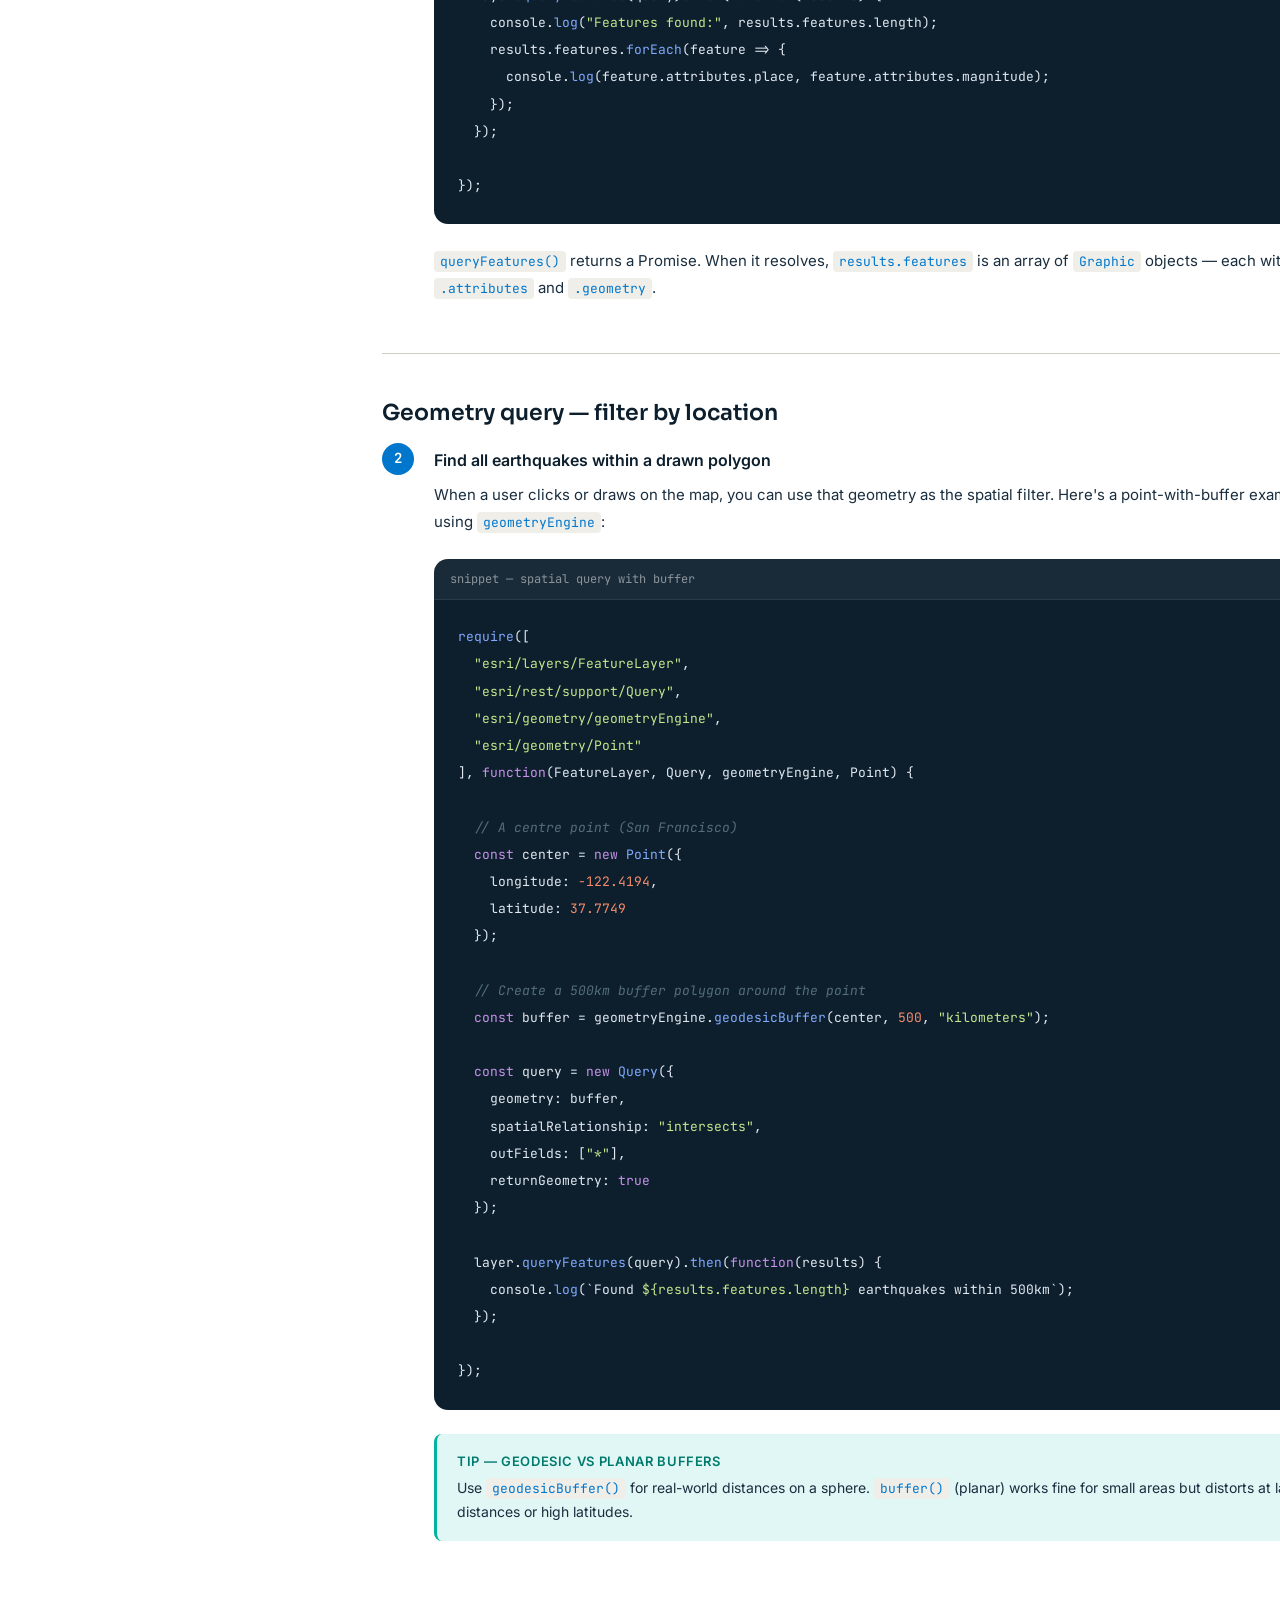
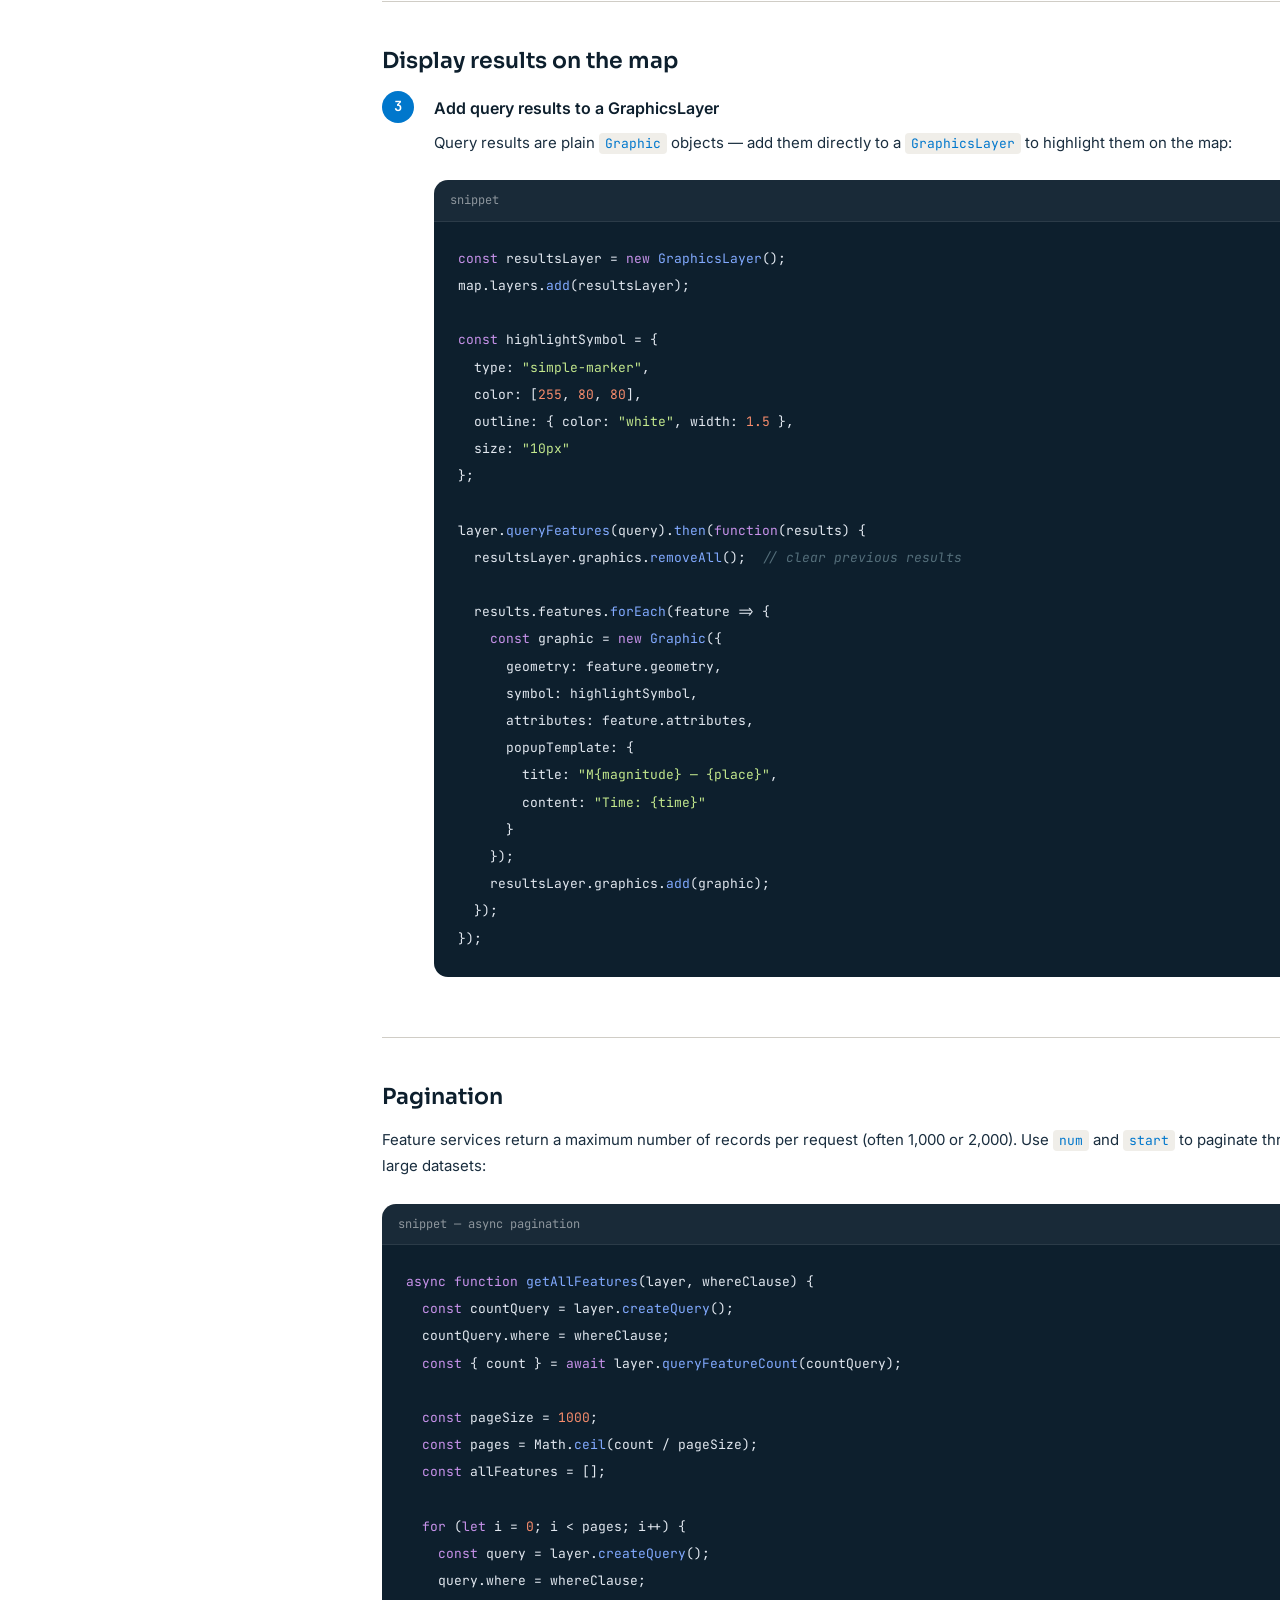
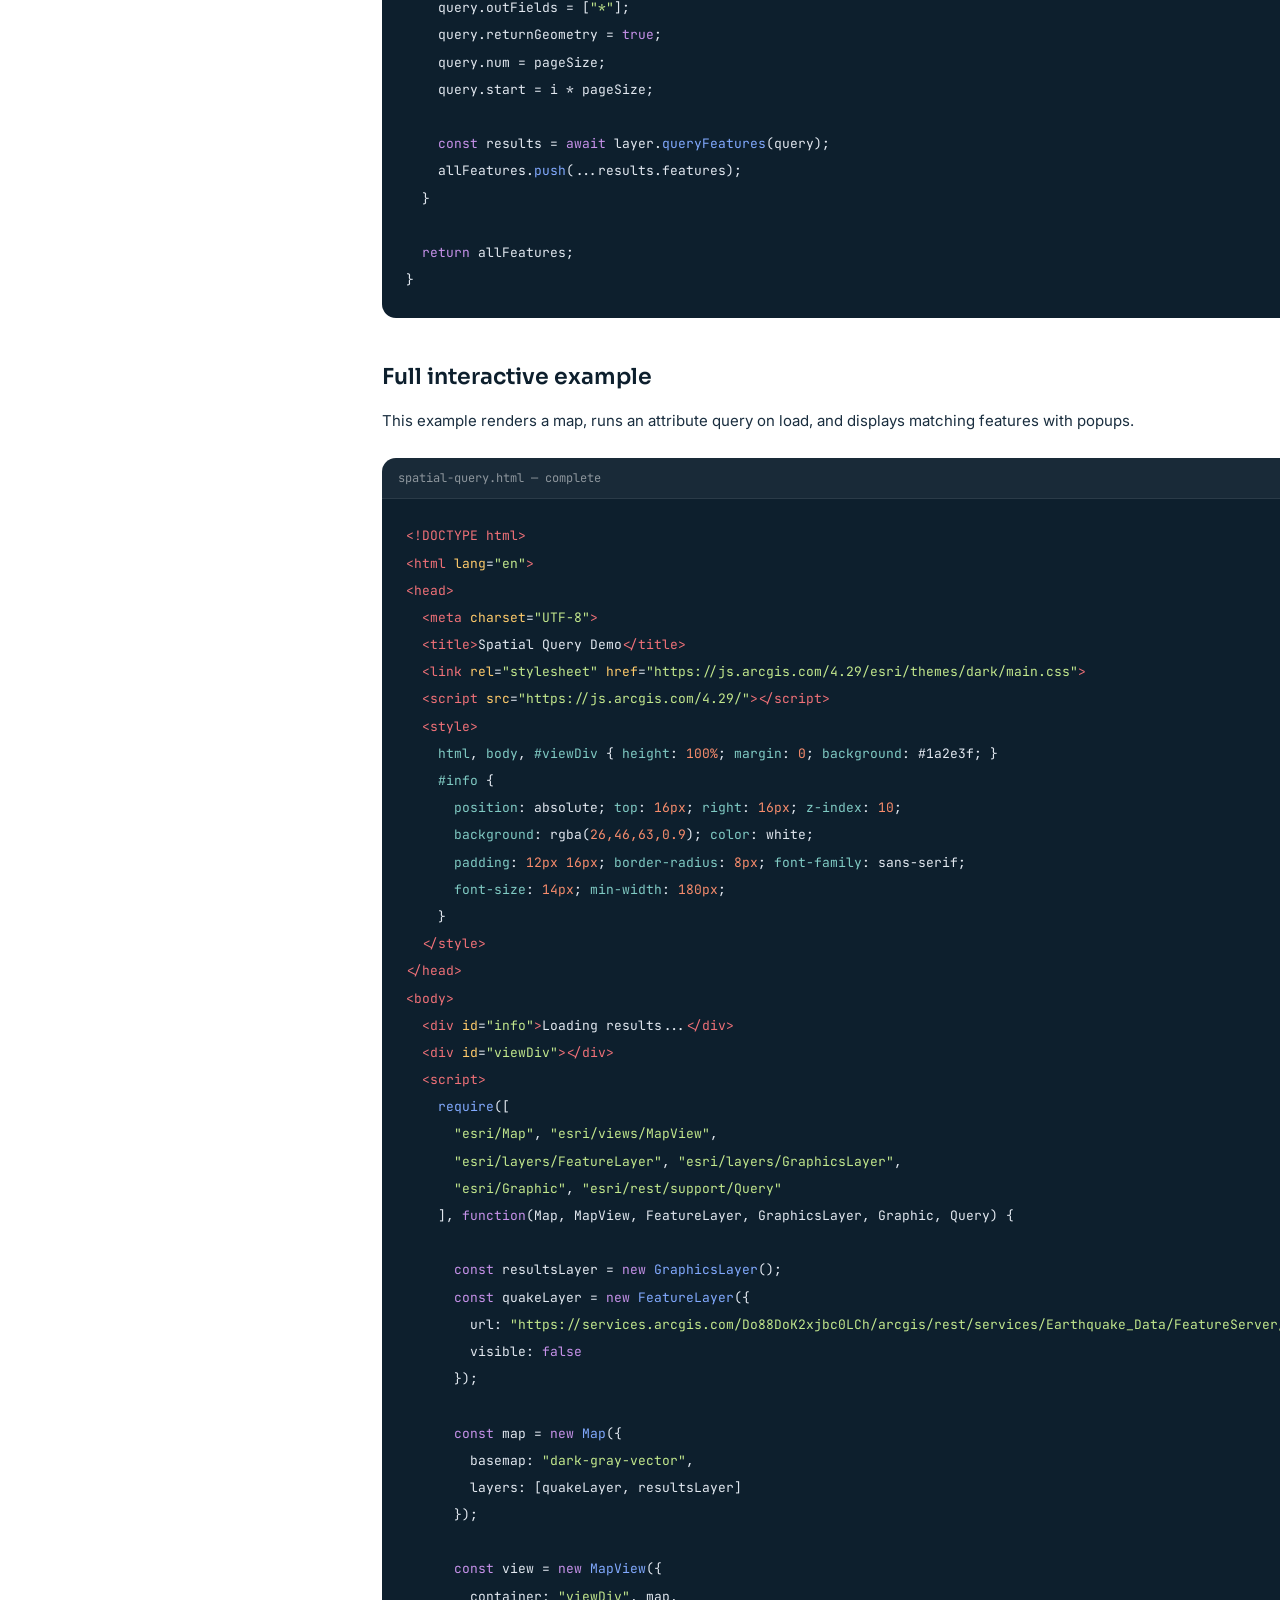
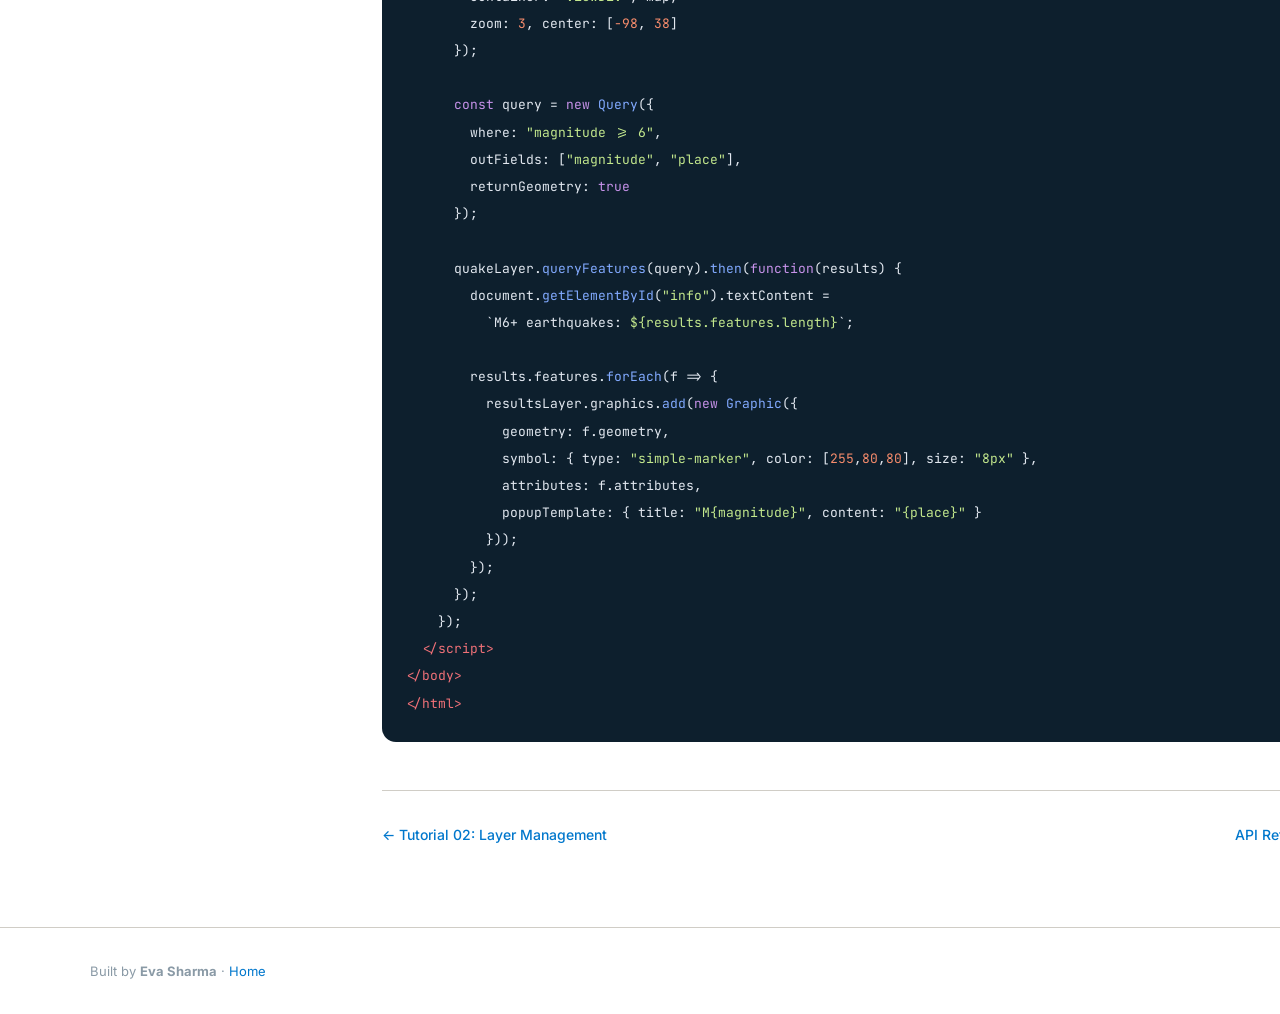
<file: pages/spatial-queries.html>
<!DOCTYPE html>
<html lang="en">
<head>
<meta charset="UTF-8">
<meta name="viewport" content="width=device-width, initial-scale=1.0">
<title>Spatial Queries — ArcGIS Maps SDK for JavaScript</title>
<link rel="preconnect" href="https://fonts.googleapis.com">
<link href="https://fonts.googleapis.com/css2?family=Inter:wght@400;500;600&family=JetBrains+Mono:wght@400;500&family=Sora:wght@600;700&display=swap" rel="stylesheet">
<link rel="stylesheet" href="../css/style.css">
</head>
<body>

<header class="site-header">
  <nav class="nav-inner">
    <a href="../index.html" class="nav-logo"><span class="logo-dot"></span>ArcGIS SDK Guide</a>
    <ul class="nav-links">
      <li><a href="map-rendering.html">Map Rendering</a></li>
      <li><a href="layer-management.html">Layer Management</a></li>
      <li><a href="spatial-queries.html" aria-current="page">Spatial Queries</a></li>
      <li><a href="api-reference.html">API Reference</a></li>
      <li><a href="blog.html" class="nav-cta">Blog</a></li>
    </ul>
    <button class="nav-hamburger" aria-label="Toggle menu" onclick="document.querySelector('.nav-links').classList.toggle('open')">&#9776;</button>
  </nav>
</header>

<div class="page-layout">
  <aside class="sidebar">
    <div class="sidebar-label">On this page</div>
    <ul class="sidebar-nav">
      <li><a href="#overview" class="active">Overview</a></li>
      <li><a href="#query-object">The Query object</a></li>
      <li><a href="#attribute-query">Attribute query</a></li>
      <li><a href="#spatial-query">Geometry query</a></li>
      <li><a href="#display-results">Display results</a></li>
      <li><a href="#pagination">Pagination</a></li>
      <li><a href="#full-example">Full example</a></li>
    </ul>
  </aside>

  <article class="article-content">
    <div class="article-header">
      <div class="article-eyebrow">Tutorial 03 — Intermediate · ~30 min</div>
      <h1 class="article-title">Spatial Queries</h1>
      <div class="article-meta">
        <span>Prerequisites: Tutorials 01 & 02 complete</span>
        <span>·</span>
        <span>Concepts: Query, FeatureLayer.queryFeatures(), async/await</span>
      </div>
    </div>

    <h2 id="overview">Overview</h2>
    <p>Spatial queries let you ask geographic questions: "give me all earthquake features within 50km of this point" or "return every city with a population above 500,000." The ArcGIS SDK handles this through the <code>Query</code> object and the <code>FeatureLayer.queryFeatures()</code> method, which returns a <code>Promise</code> resolving to a <code>FeatureSet</code>.</p>

    <div class="callout callout-note">
      <strong>Attribute vs spatial queries</strong>
      <p>An <strong>attribute query</strong> filters features by field values (like a SQL WHERE clause). A <strong>spatial query</strong> filters by geographic relationship — within a polygon, intersecting a line, within a buffer distance. Both use the same <code>Query</code> object; you just set different properties.</p>
    </div>

    <h2 id="query-object">The Query object</h2>
    <p>A <code>Query</code> defines what you're asking for. The most important properties:</p>
    <ul>
      <li><code>where</code> — SQL WHERE clause for attribute filtering (<code>"magnitude > 5"</code>)</li>
      <li><code>geometry</code> — a geometry to filter by spatial relationship</li>
      <li><code>spatialRelationship</code> — how to apply the geometry (<code>"intersects"</code>, <code>"contains"</code>, <code>"within"</code>)</li>
      <li><code>outFields</code> — which attribute fields to return (<code>["*"]</code> for all)</li>
      <li><code>returnGeometry</code> — whether to include geometry in results (needed to display on map)</li>
      <li><code>num</code> / <code>start</code> — for pagination</li>
    </ul>

    <h2 id="attribute-query">Attribute query — filter by field value</h2>

    <div class="step">
      <div class="step-num">1</div>
      <div class="step-content">
        <h3>Query earthquakes with magnitude above 5</h3>
        <div class="code-block">
          <div class="code-header">
            <span class="code-filename">snippet</span>
            <button class="code-copy" onclick="copyCode(this)">Copy</button>
          </div>
          <pre><code><span class="fn">require</span>([
  <span class="str">"esri/layers/FeatureLayer"</span>,
  <span class="str">"esri/rest/support/Query"</span>
], <span class="kw">function</span>(FeatureLayer, Query) {

  <span class="kw">const</span> layer = <span class="kw">new</span> <span class="fn">FeatureLayer</span>({
    url: <span class="str">"https://services.arcgis.com/Do88DoK2xjbc0LCh/arcgis/rest/services/Earthquake_Data/FeatureServer/0"</span>
  });

  <span class="kw">const</span> query = <span class="kw">new</span> <span class="fn">Query</span>({
    where: <span class="str">"magnitude > 5"</span>,
    outFields: [<span class="str">"magnitude"</span>, <span class="str">"place"</span>, <span class="str">"time"</span>],
    returnGeometry: <span class="kw">true</span>
  });

  layer.<span class="fn">queryFeatures</span>(query).<span class="fn">then</span>(<span class="kw">function</span>(results) {
    console.<span class="fn">log</span>(<span class="str">"Features found:"</span>, results.features.length);
    results.features.<span class="fn">forEach</span>(feature => {
      console.<span class="fn">log</span>(feature.attributes.place, feature.attributes.magnitude);
    });
  });

});</code></pre>
        </div>
        <p><code>queryFeatures()</code> returns a Promise. When it resolves, <code>results.features</code> is an array of <code>Graphic</code> objects — each with <code>.attributes</code> and <code>.geometry</code>.</p>
      </div>
    </div>

    <h2 id="spatial-query">Geometry query — filter by location</h2>

    <div class="step">
      <div class="step-num">2</div>
      <div class="step-content">
        <h3>Find all earthquakes within a drawn polygon</h3>
        <p>When a user clicks or draws on the map, you can use that geometry as the spatial filter. Here's a point-with-buffer example using <code>geometryEngine</code>:</p>
        <div class="code-block">
          <div class="code-header">
            <span class="code-filename">snippet — spatial query with buffer</span>
            <button class="code-copy" onclick="copyCode(this)">Copy</button>
          </div>
          <pre><code><span class="fn">require</span>([
  <span class="str">"esri/layers/FeatureLayer"</span>,
  <span class="str">"esri/rest/support/Query"</span>,
  <span class="str">"esri/geometry/geometryEngine"</span>,
  <span class="str">"esri/geometry/Point"</span>
], <span class="kw">function</span>(FeatureLayer, Query, geometryEngine, Point) {

  <span class="cm">// A centre point (San Francisco)</span>
  <span class="kw">const</span> center = <span class="kw">new</span> <span class="fn">Point</span>({
    longitude: <span class="num">-122.4194</span>,
    latitude: <span class="num">37.7749</span>
  });

  <span class="cm">// Create a 500km buffer polygon around the point</span>
  <span class="kw">const</span> buffer = geometryEngine.<span class="fn">geodesicBuffer</span>(center, <span class="num">500</span>, <span class="str">"kilometers"</span>);

  <span class="kw">const</span> query = <span class="kw">new</span> <span class="fn">Query</span>({
    geometry: buffer,
    spatialRelationship: <span class="str">"intersects"</span>,
    outFields: [<span class="str">"*"</span>],
    returnGeometry: <span class="kw">true</span>
  });

  layer.<span class="fn">queryFeatures</span>(query).<span class="fn">then</span>(<span class="kw">function</span>(results) {
    console.<span class="fn">log</span>(`Found <span class="str">${results.features.length}</span> earthquakes within 500km`);
  });

});</code></pre>
        </div>
        <div class="callout callout-tip">
          <strong>Tip — geodesic vs planar buffers</strong>
          <p>Use <code>geodesicBuffer()</code> for real-world distances on a sphere. <code>buffer()</code> (planar) works fine for small areas but distorts at large distances or high latitudes.</p>
        </div>
      </div>
    </div>

    <h2 id="display-results">Display results on the map</h2>

    <div class="step">
      <div class="step-num">3</div>
      <div class="step-content">
        <h3>Add query results to a GraphicsLayer</h3>
        <p>Query results are plain <code>Graphic</code> objects — add them directly to a <code>GraphicsLayer</code> to highlight them on the map:</p>
        <div class="code-block">
          <div class="code-header">
            <span class="code-filename">snippet</span>
            <button class="code-copy" onclick="copyCode(this)">Copy</button>
          </div>
          <pre><code><span class="kw">const</span> resultsLayer = <span class="kw">new</span> <span class="fn">GraphicsLayer</span>();
map.layers.<span class="fn">add</span>(resultsLayer);

<span class="kw">const</span> highlightSymbol = {
  type: <span class="str">"simple-marker"</span>,
  color: [<span class="num">255</span>, <span class="num">80</span>, <span class="num">80</span>],
  outline: { color: <span class="str">"white"</span>, width: <span class="num">1.5</span> },
  size: <span class="str">"10px"</span>
};

layer.<span class="fn">queryFeatures</span>(query).<span class="fn">then</span>(<span class="kw">function</span>(results) {
  resultsLayer.graphics.<span class="fn">removeAll</span>();  <span class="cm">// clear previous results</span>

  results.features.<span class="fn">forEach</span>(feature => {
    <span class="kw">const</span> graphic = <span class="kw">new</span> <span class="fn">Graphic</span>({
      geometry: feature.geometry,
      symbol: highlightSymbol,
      attributes: feature.attributes,
      popupTemplate: {
        title: <span class="str">"M{magnitude} — {place}"</span>,
        content: <span class="str">"Time: {time}"</span>
      }
    });
    resultsLayer.graphics.<span class="fn">add</span>(graphic);
  });
});</code></pre>
        </div>
      </div>
    </div>

    <h2 id="pagination">Pagination</h2>
    <p>Feature services return a maximum number of records per request (often 1,000 or 2,000). Use <code>num</code> and <code>start</code> to paginate through large datasets:</p>
    <div class="code-block">
      <div class="code-header">
        <span class="code-filename">snippet — async pagination</span>
        <button class="code-copy" onclick="copyCode(this)">Copy</button>
      </div>
      <pre><code><span class="kw">async function</span> <span class="fn">getAllFeatures</span>(layer, whereClause) {
  <span class="kw">const</span> countQuery = layer.<span class="fn">createQuery</span>();
  countQuery.where = whereClause;
  <span class="kw">const</span> { count } = <span class="kw">await</span> layer.<span class="fn">queryFeatureCount</span>(countQuery);

  <span class="kw">const</span> pageSize = <span class="num">1000</span>;
  <span class="kw">const</span> pages = Math.<span class="fn">ceil</span>(count / pageSize);
  <span class="kw">const</span> allFeatures = [];

  <span class="kw">for</span> (<span class="kw">let</span> i = <span class="num">0</span>; i < pages; i++) {
    <span class="kw">const</span> query = layer.<span class="fn">createQuery</span>();
    query.where = whereClause;
    query.outFields = [<span class="str">"*"</span>];
    query.returnGeometry = <span class="kw">true</span>;
    query.num = pageSize;
    query.start = i * pageSize;

    <span class="kw">const</span> results = <span class="kw">await</span> layer.<span class="fn">queryFeatures</span>(query);
    allFeatures.<span class="fn">push</span>(...results.features);
  }

  <span class="kw">return</span> allFeatures;
}</code></pre>
    </div>

    <h2 id="full-example">Full interactive example</h2>
    <p>This example renders a map, runs an attribute query on load, and displays matching features with popups.</p>
    <div class="code-block">
      <div class="code-header">
        <span class="code-filename">spatial-query.html — complete</span>
        <button class="code-copy" onclick="copyCode(this)">Copy</button>
      </div>
      <pre><code><span class="tag-h">&lt;!DOCTYPE html&gt;</span>
<span class="tag-h">&lt;html</span> <span class="attr">lang</span>=<span class="str">"en"</span><span class="tag-h">&gt;</span>
<span class="tag-h">&lt;head&gt;</span>
  <span class="tag-h">&lt;meta</span> <span class="attr">charset</span>=<span class="str">"UTF-8"</span><span class="tag-h">&gt;</span>
  <span class="tag-h">&lt;title&gt;</span>Spatial Query Demo<span class="tag-h">&lt;/title&gt;</span>
  <span class="tag-h">&lt;link</span> <span class="attr">rel</span>=<span class="str">"stylesheet"</span> <span class="attr">href</span>=<span class="str">"https://js.arcgis.com/4.29/esri/themes/dark/main.css"</span><span class="tag-h">&gt;</span>
  <span class="tag-h">&lt;script</span> <span class="attr">src</span>=<span class="str">"https://js.arcgis.com/4.29/"</span><span class="tag-h">&gt;&lt;/script&gt;</span>
  <span class="tag-h">&lt;style&gt;</span>
    <span class="prop">html</span>, <span class="prop">body</span>, <span class="prop">#viewDiv</span> { <span class="prop">height</span>: <span class="num">100%</span>; <span class="prop">margin</span>: <span class="num">0</span>; <span class="prop">background</span>: #1a2e3f; }
    <span class="prop">#info</span> {
      <span class="prop">position</span>: absolute; <span class="prop">top</span>: <span class="num">16px</span>; <span class="prop">right</span>: <span class="num">16px</span>; <span class="prop">z-index</span>: <span class="num">10</span>;
      <span class="prop">background</span>: rgba(<span class="num">26,46,63,0.9</span>); <span class="prop">color</span>: white;
      <span class="prop">padding</span>: <span class="num">12px 16px</span>; <span class="prop">border-radius</span>: <span class="num">8px</span>; <span class="prop">font-family</span>: sans-serif;
      <span class="prop">font-size</span>: <span class="num">14px</span>; <span class="prop">min-width</span>: <span class="num">180px</span>;
    }
  <span class="tag-h">&lt;/style&gt;</span>
<span class="tag-h">&lt;/head&gt;</span>
<span class="tag-h">&lt;body&gt;</span>
  <span class="tag-h">&lt;div</span> <span class="attr">id</span>=<span class="str">"info"</span><span class="tag-h">&gt;</span>Loading results...<span class="tag-h">&lt;/div&gt;</span>
  <span class="tag-h">&lt;div</span> <span class="attr">id</span>=<span class="str">"viewDiv"</span><span class="tag-h">&gt;&lt;/div&gt;</span>
  <span class="tag-h">&lt;script&gt;</span>
    <span class="fn">require</span>([
      <span class="str">"esri/Map"</span>, <span class="str">"esri/views/MapView"</span>,
      <span class="str">"esri/layers/FeatureLayer"</span>, <span class="str">"esri/layers/GraphicsLayer"</span>,
      <span class="str">"esri/Graphic"</span>, <span class="str">"esri/rest/support/Query"</span>
    ], <span class="kw">function</span>(Map, MapView, FeatureLayer, GraphicsLayer, Graphic, Query) {

      <span class="kw">const</span> resultsLayer = <span class="kw">new</span> <span class="fn">GraphicsLayer</span>();
      <span class="kw">const</span> quakeLayer = <span class="kw">new</span> <span class="fn">FeatureLayer</span>({
        url: <span class="str">"https://services.arcgis.com/Do88DoK2xjbc0LCh/arcgis/rest/services/Earthquake_Data/FeatureServer/0"</span>,
        visible: <span class="kw">false</span>
      });

      <span class="kw">const</span> map = <span class="kw">new</span> <span class="fn">Map</span>({
        basemap: <span class="str">"dark-gray-vector"</span>,
        layers: [quakeLayer, resultsLayer]
      });

      <span class="kw">const</span> view = <span class="kw">new</span> <span class="fn">MapView</span>({
        container: <span class="str">"viewDiv"</span>, map,
        zoom: <span class="num">3</span>, center: [<span class="num">-98</span>, <span class="num">38</span>]
      });

      <span class="kw">const</span> query = <span class="kw">new</span> <span class="fn">Query</span>({
        where: <span class="str">"magnitude >= 6"</span>,
        outFields: [<span class="str">"magnitude"</span>, <span class="str">"place"</span>],
        returnGeometry: <span class="kw">true</span>
      });

      quakeLayer.<span class="fn">queryFeatures</span>(query).<span class="fn">then</span>(<span class="kw">function</span>(results) {
        document.<span class="fn">getElementById</span>(<span class="str">"info"</span>).textContent =
          `M6+ earthquakes: <span class="str">${results.features.length}</span>`;

        results.features.<span class="fn">forEach</span>(f => {
          resultsLayer.graphics.<span class="fn">add</span>(<span class="kw">new</span> <span class="fn">Graphic</span>({
            geometry: f.geometry,
            symbol: { type: <span class="str">"simple-marker"</span>, color: [<span class="num">255</span>,<span class="num">80</span>,<span class="num">80</span>], size: <span class="str">"8px"</span> },
            attributes: f.attributes,
            popupTemplate: { title: <span class="str">"M{magnitude}"</span>, content: <span class="str">"{place}"</span> }
          }));
        });
      });
    });
  <span class="tag-h">&lt;/script&gt;</span>
<span class="tag-h">&lt;/body&gt;</span>
<span class="tag-h">&lt;/html&gt;</span></code></pre>
    </div>

    <div class="page-nav">
      <a href="layer-management.html">← Tutorial 02: Layer Management</a>
      <a href="api-reference.html" class="next">API Reference →</a>
    </div>
  </article>
</div>

<footer class="site-footer">
  <div class="footer-inner">
    <p>Built by <strong>Eva Sharma</strong> · <a href="../index.html">Home</a></p>
  </div>
</footer>
<script>
function copyCode(btn) {
  const code = btn.closest('.code-block').querySelector('code');
  navigator.clipboard.writeText(code.innerText).then(() => {
    btn.textContent = 'Copied!'; setTimeout(() => btn.textContent = 'Copy', 2000);
  });
}
</script>
</body>
</html>
</file>
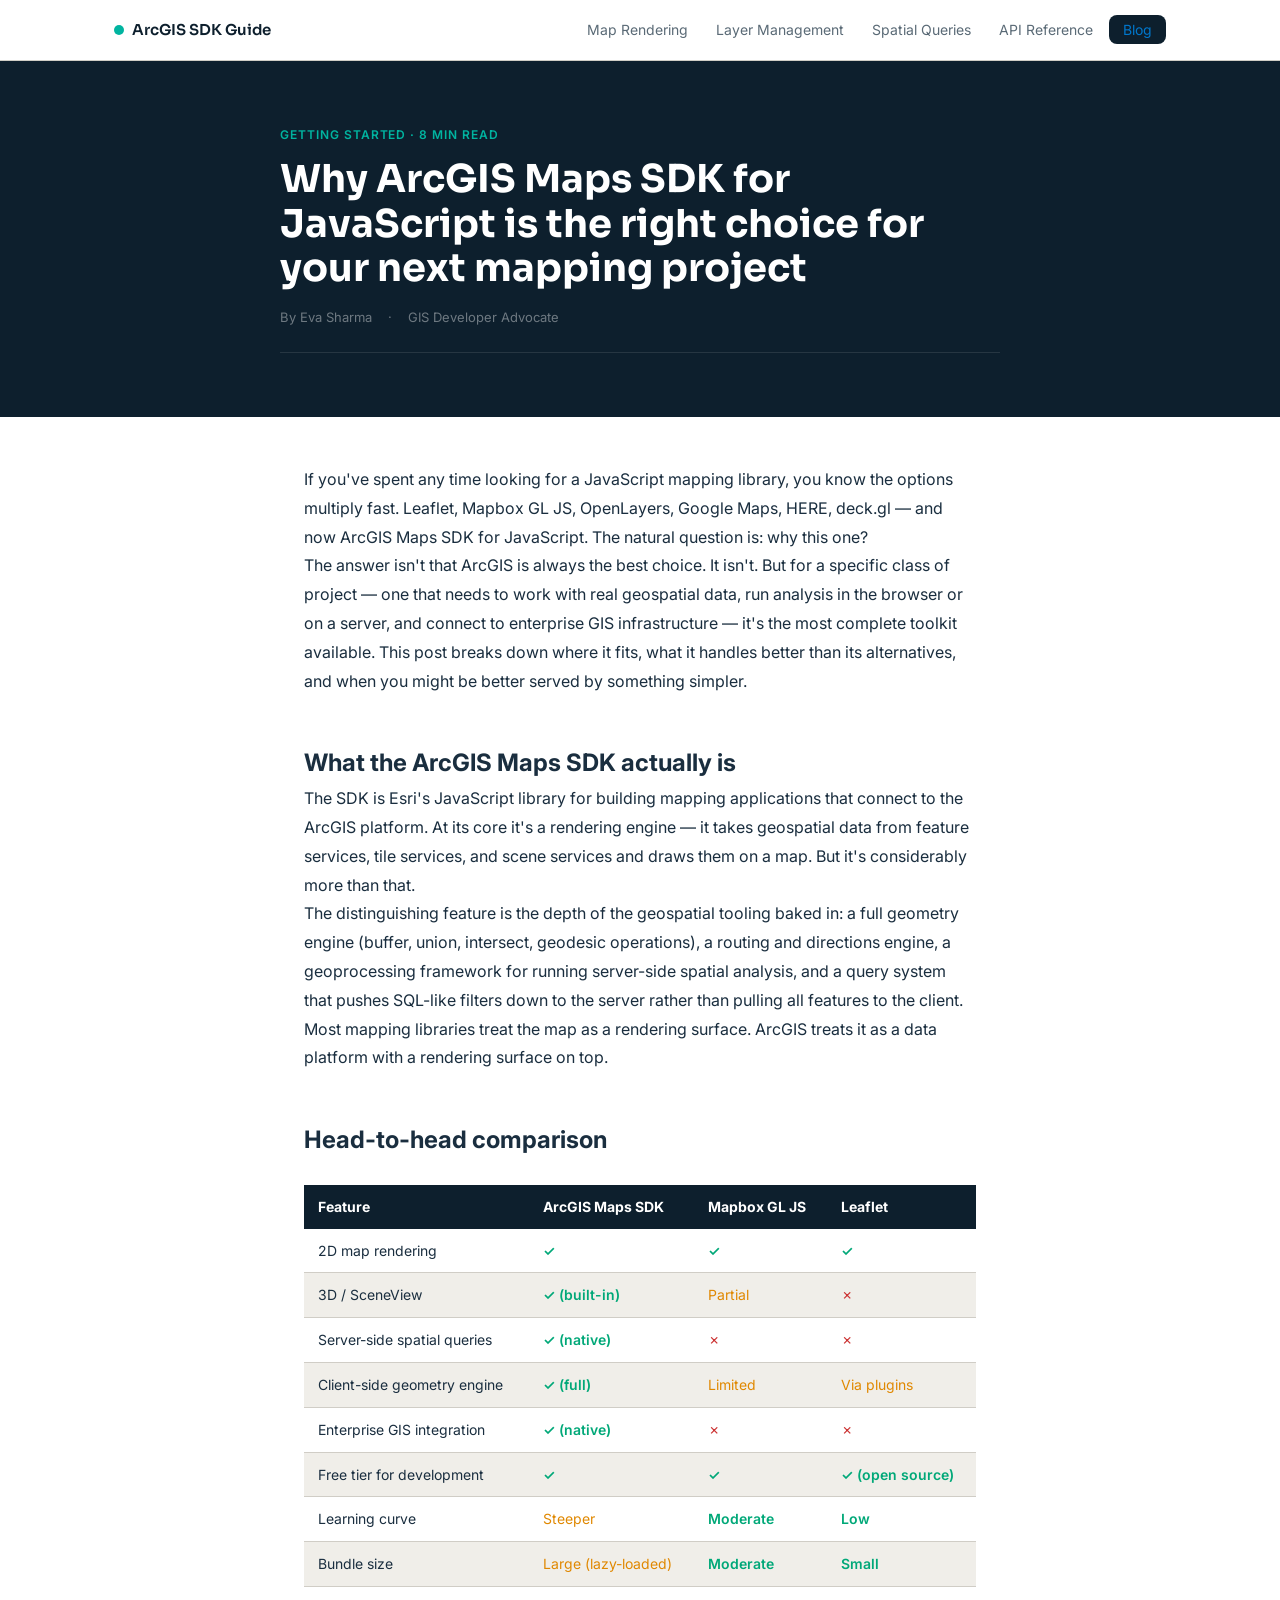
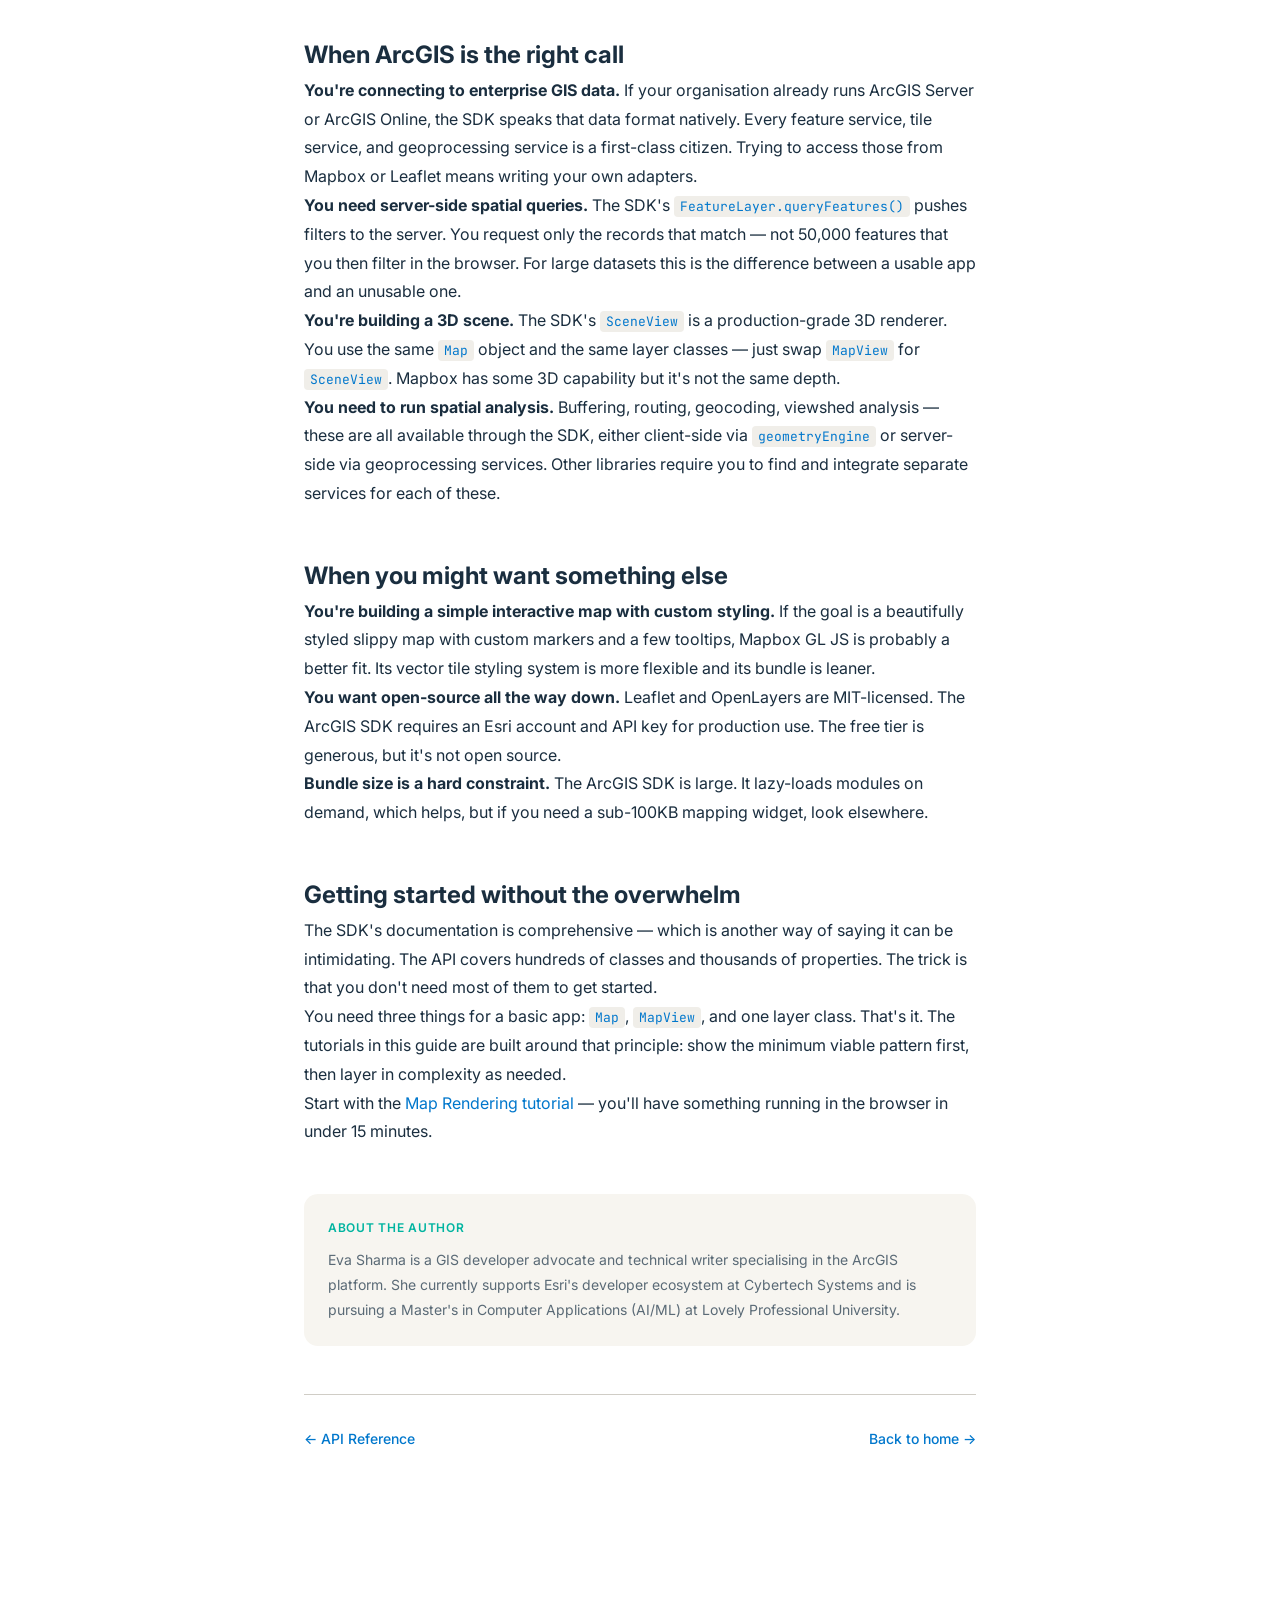
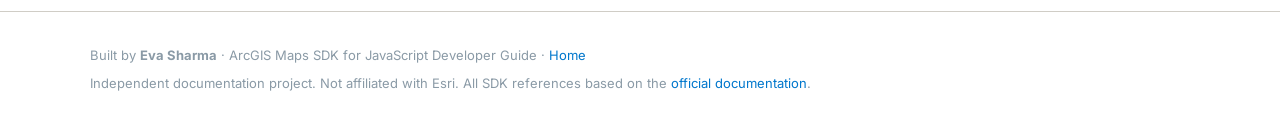
<file: arcgis-guide/pages/blog.html>
<!DOCTYPE html>
<html lang="en">
<head>
<meta charset="UTF-8">
<meta name="viewport" content="width=device-width, initial-scale=1.0">
<title>Why ArcGIS Maps SDK for JavaScript — Developer Guide Blog</title>
<link rel="preconnect" href="https://fonts.googleapis.com">
<link href="https://fonts.googleapis.com/css2?family=Inter:wght@400;500;600&family=JetBrains+Mono:wght@400;500&family=Sora:wght@600;700&display=swap" rel="stylesheet">
<link rel="stylesheet" href="../css/style.css">
</head>
<body>

<header class="site-header">
  <nav class="nav-inner">
    <a href="../index.html" class="nav-logo"><span class="logo-dot"></span>ArcGIS SDK Guide</a>
    <ul class="nav-links">
      <li><a href="map-rendering.html">Map Rendering</a></li>
      <li><a href="layer-management.html">Layer Management</a></li>
      <li><a href="spatial-queries.html">Spatial Queries</a></li>
      <li><a href="api-reference.html">API Reference</a></li>
      <li><a href="blog.html" class="nav-cta" aria-current="page">Blog</a></li>
    </ul>
    <button class="nav-hamburger" aria-label="Toggle menu" onclick="document.querySelector('.nav-links').classList.toggle('open')">&#9776;</button>
  </nav>
</header>

<div class="blog-hero">
  <div class="blog-hero-inner">
    <div class="article-eyebrow">Getting started · 8 min read</div>
    <h1 class="article-title">Why ArcGIS Maps SDK for JavaScript is the right choice for your next mapping project</h1>
    <div class="article-meta">
      <span>By Eva Sharma</span>
      <span>·</span>
      <span>GIS Developer Advocate</span>
    </div>
  </div>
</div>

<div class="blog-body">
  <p>If you've spent any time looking for a JavaScript mapping library, you know the options multiply fast. Leaflet, Mapbox GL JS, OpenLayers, Google Maps, HERE, deck.gl — and now ArcGIS Maps SDK for JavaScript. The natural question is: why this one?</p>

  <p>The answer isn't that ArcGIS is always the best choice. It isn't. But for a specific class of project — one that needs to work with real geospatial data, run analysis in the browser or on a server, and connect to enterprise GIS infrastructure — it's the most complete toolkit available. This post breaks down where it fits, what it handles better than its alternatives, and when you might be better served by something simpler.</p>

  <h2>What the ArcGIS Maps SDK actually is</h2>

  <p>The SDK is Esri's JavaScript library for building mapping applications that connect to the ArcGIS platform. At its core it's a rendering engine — it takes geospatial data from feature services, tile services, and scene services and draws them on a map. But it's considerably more than that.</p>

  <p>The distinguishing feature is the depth of the geospatial tooling baked in: a full geometry engine (buffer, union, intersect, geodesic operations), a routing and directions engine, a geoprocessing framework for running server-side spatial analysis, and a query system that pushes SQL-like filters down to the server rather than pulling all features to the client.</p>

  <p>Most mapping libraries treat the map as a rendering surface. ArcGIS treats it as a data platform with a rendering surface on top.</p>

  <h2>Head-to-head comparison</h2>

  <table class="comparison-table">
    <thead>
      <tr>
        <th>Feature</th>
        <th>ArcGIS Maps SDK</th>
        <th>Mapbox GL JS</th>
        <th>Leaflet</th>
      </tr>
    </thead>
    <tbody>
      <tr>
        <td>2D map rendering</td>
        <td class="check">✓</td>
        <td class="check">✓</td>
        <td class="check">✓</td>
      </tr>
      <tr>
        <td>3D / SceneView</td>
        <td class="check">✓ (built-in)</td>
        <td class="partial">Partial</td>
        <td class="cross">✗</td>
      </tr>
      <tr>
        <td>Server-side spatial queries</td>
        <td class="check">✓ (native)</td>
        <td class="cross">✗</td>
        <td class="cross">✗</td>
      </tr>
      <tr>
        <td>Client-side geometry engine</td>
        <td class="check">✓ (full)</td>
        <td class="partial">Limited</td>
        <td class="partial">Via plugins</td>
      </tr>
      <tr>
        <td>Enterprise GIS integration</td>
        <td class="check">✓ (native)</td>
        <td class="cross">✗</td>
        <td class="cross">✗</td>
      </tr>
      <tr>
        <td>Free tier for development</td>
        <td class="check">✓</td>
        <td class="check">✓</td>
        <td class="check">✓ (open source)</td>
      </tr>
      <tr>
        <td>Learning curve</td>
        <td class="partial">Steeper</td>
        <td class="check">Moderate</td>
        <td class="check">Low</td>
      </tr>
      <tr>
        <td>Bundle size</td>
        <td class="partial">Large (lazy-loaded)</td>
        <td class="check">Moderate</td>
        <td class="check">Small</td>
      </tr>
    </tbody>
  </table>

  <h2>When ArcGIS is the right call</h2>

  <p><strong>You're connecting to enterprise GIS data.</strong> If your organisation already runs ArcGIS Server or ArcGIS Online, the SDK speaks that data format natively. Every feature service, tile service, and geoprocessing service is a first-class citizen. Trying to access those from Mapbox or Leaflet means writing your own adapters.</p>

  <p><strong>You need server-side spatial queries.</strong> The SDK's <code>FeatureLayer.queryFeatures()</code> pushes filters to the server. You request only the records that match — not 50,000 features that you then filter in the browser. For large datasets this is the difference between a usable app and an unusable one.</p>

  <p><strong>You're building a 3D scene.</strong> The SDK's <code>SceneView</code> is a production-grade 3D renderer. You use the same <code>Map</code> object and the same layer classes — just swap <code>MapView</code> for <code>SceneView</code>. Mapbox has some 3D capability but it's not the same depth.</p>

  <p><strong>You need to run spatial analysis.</strong> Buffering, routing, geocoding, viewshed analysis — these are all available through the SDK, either client-side via <code>geometryEngine</code> or server-side via geoprocessing services. Other libraries require you to find and integrate separate services for each of these.</p>

  <h2>When you might want something else</h2>

  <p><strong>You're building a simple interactive map with custom styling.</strong> If the goal is a beautifully styled slippy map with custom markers and a few tooltips, Mapbox GL JS is probably a better fit. Its vector tile styling system is more flexible and its bundle is leaner.</p>

  <p><strong>You want open-source all the way down.</strong> Leaflet and OpenLayers are MIT-licensed. The ArcGIS SDK requires an Esri account and API key for production use. The free tier is generous, but it's not open source.</p>

  <p><strong>Bundle size is a hard constraint.</strong> The ArcGIS SDK is large. It lazy-loads modules on demand, which helps, but if you need a sub-100KB mapping widget, look elsewhere.</p>

  <h2>Getting started without the overwhelm</h2>

  <p>The SDK's documentation is comprehensive — which is another way of saying it can be intimidating. The API covers hundreds of classes and thousands of properties. The trick is that you don't need most of them to get started.</p>

  <p>You need three things for a basic app: <code>Map</code>, <code>MapView</code>, and one layer class. That's it. The tutorials in this guide are built around that principle: show the minimum viable pattern first, then layer in complexity as needed.</p>

  <p>Start with the <a href="map-rendering.html">Map Rendering tutorial</a> — you'll have something running in the browser in under 15 minutes.</p>

  <div style="margin-top: 48px; padding: 24px; background: var(--sand); border-radius: var(--radius-lg);">
    <div style="font-size: 12px; font-weight: 600; text-transform: uppercase; letter-spacing: 0.06em; color: var(--teal); margin-bottom: 8px;">About the author</div>
    <p style="font-size: 14px; color: var(--text-2); margin: 0;">Eva Sharma is a GIS developer advocate and technical writer specialising in the ArcGIS platform. She currently supports Esri's developer ecosystem at Cybertech Systems and is pursuing a Master's in Computer Applications (AI/ML) at Lovely Professional University.</p>
  </div>

  <div class="page-nav">
    <a href="api-reference.html">← API Reference</a>
    <a href="../index.html" class="next">Back to home →</a>
  </div>
</div>

<footer class="site-footer">
  <div class="footer-inner">
    <p>Built by <strong>Eva Sharma</strong> · ArcGIS Maps SDK for JavaScript Developer Guide · <a href="../index.html">Home</a></p>
    <p class="footer-note">Independent documentation project. Not affiliated with Esri. All SDK references based on the <a href="https://developers.arcgis.com/javascript/latest/" target="_blank" rel="noopener">official documentation</a>.</p>
  </div>
</footer>
</body>
</html>
</file>
<file: css/style.css>
/* ── Reset & tokens ── */
*, *::before, *::after { box-sizing: border-box; margin: 0; padding: 0; }

:root {
  --navy:    #0d1f2d;
  --ink:     #1a2e3f;
  --blue:    #0077cc;
  --blue-lt: #e6f3fb;
  --teal:    #00b4a0;
  --teal-lt: #e0f7f5;
  --sand:    #f7f5f0;
  --white:   #ffffff;
  --gray50:  #f0eee9;
  --gray200: #d0cdc6;
  --gray400: #9b9790;
  --gray700: #4a4743;
  --text:    #1a2e3f;
  --text-2:  #5a6a76;
  --text-3:  #8a9aa6;
  --green:   #00a878;
  --radius:  8px;
  --radius-lg: 14px;
  --font-display: 'Sora', sans-serif;
  --font-body:    'Inter', sans-serif;
  --font-mono:    'JetBrains Mono', monospace;
  --shadow: 0 1px 4px rgba(0,0,0,0.08), 0 4px 16px rgba(0,0,0,0.06);
}

html { font-size: 16px; scroll-behavior: smooth; }
body {
  font-family: var(--font-body);
  color: var(--text);
  background: var(--white);
  line-height: 1.7;
  -webkit-font-smoothing: antialiased;
}

a { color: var(--blue); text-decoration: none; }
a:hover { text-decoration: underline; }

/* ── Nav ── */
.site-header {
  position: sticky; top: 0; z-index: 100;
  background: rgba(255,255,255,0.95);
  backdrop-filter: blur(8px);
  border-bottom: 1px solid var(--gray200);
}
.nav-inner {
  max-width: 1100px; margin: 0 auto;
  padding: 0 24px;
  display: flex; align-items: center; gap: 32px;
  height: 60px;
}
.nav-logo {
  display: flex; align-items: center; gap: 8px;
  font-family: var(--font-display);
  font-size: 15px; font-weight: 600;
  color: var(--navy); text-decoration: none;
  white-space: nowrap;
}
.logo-dot {
  width: 10px; height: 10px; border-radius: 50%;
  background: var(--teal);
  flex-shrink: 0;
}
.nav-links {
  display: flex; list-style: none; gap: 4px; margin-left: auto; align-items: center;
}
.nav-links a {
  padding: 6px 12px; border-radius: var(--radius);
  font-size: 14px; color: var(--text-2);
  text-decoration: none; transition: all 0.15s;
}
.nav-links a:hover { background: var(--gray50); color: var(--navy); }
.nav-links a.active, .nav-links a[aria-current="page"] { color: var(--blue); }
.nav-links .nav-cta {
  background: var(--navy); color: var(--white);
  padding: 6px 14px;
}
.nav-links .nav-cta:hover { background: var(--ink); color: var(--white); }
.nav-hamburger { display: none; background: none; border: none; font-size: 20px; cursor: pointer; color: var(--navy); margin-left: auto; }

/* ── Hero ── */
.hero {
  max-width: 1100px; margin: 0 auto;
  padding: 80px 24px 64px;
  position: relative; overflow: hidden;
}
.hero-eyebrow {
  font-size: 12px; font-weight: 500; letter-spacing: 0.08em;
  text-transform: uppercase; color: var(--teal);
  margin-bottom: 20px;
}
.hero-title {
  font-family: var(--font-display);
  font-size: clamp(36px, 5vw, 58px);
  font-weight: 700; line-height: 1.1;
  color: var(--navy);
  max-width: 600px; margin-bottom: 20px;
}
.hero-title em { font-style: normal; color: var(--teal); }
.hero-subtitle {
  font-size: 18px; color: var(--text-2); line-height: 1.6;
  max-width: 520px; margin-bottom: 36px;
}
.hero-actions { display: flex; gap: 12px; flex-wrap: wrap; margin-bottom: 64px; }

/* ── Buttons ── */
.btn-primary {
  display: inline-flex; align-items: center;
  padding: 12px 24px; border-radius: var(--radius);
  background: var(--blue); color: var(--white);
  font-size: 15px; font-weight: 500;
  text-decoration: none; transition: all 0.15s;
}
.btn-primary:hover { background: #0066bb; color: var(--white); text-decoration: none; }
.btn-ghost {
  display: inline-flex; align-items: center;
  padding: 12px 24px; border-radius: var(--radius);
  border: 1px solid var(--gray200);
  color: var(--text); font-size: 15px; font-weight: 500;
  text-decoration: none; transition: all 0.15s;
}
.btn-ghost:hover { border-color: var(--blue); color: var(--blue); text-decoration: none; }

/* ── Hero map illustration ── */
.hero-map {
  position: absolute; right: 24px; top: 60px;
  width: 340px; height: 280px;
  opacity: 0.18;
  pointer-events: none;
}
.map-grid {
  display: grid; grid-template-columns: repeat(3, 1fr);
  gap: 3px; width: 100%; height: 100%;
}
.map-tile {
  border-radius: 4px;
  background: var(--blue-lt);
  border: 1px solid var(--blue);
}
.map-tile.active { background: var(--teal-lt); border-color: var(--teal); opacity: 0.9; }
.map-pin {
  position: absolute; top: 42%; left: 52%;
  transform: translate(-50%, -50%);
}
.pin-body {
  width: 16px; height: 16px; border-radius: 50% 50% 50% 0;
  background: var(--teal);
  transform: rotate(-45deg);
}
.pin-pulse {
  position: absolute; top: 50%; left: 50%;
  transform: translate(-50%,-50%);
  width: 32px; height: 32px; border-radius: 50%;
  border: 2px solid var(--teal);
  animation: pulse 2s ease-out infinite;
}
@keyframes pulse {
  0% { transform: translate(-50%,-50%) scale(0.5); opacity: 1; }
  100% { transform: translate(-50%,-50%) scale(2); opacity: 0; }
}
.map-coords {
  position: absolute; bottom: 16px; left: 12px;
  font-family: var(--font-mono); font-size: 11px; color: var(--blue);
}

/* ── Sections ── */
.section-label {
  font-size: 11px; font-weight: 600; letter-spacing: 0.1em;
  text-transform: uppercase; color: var(--teal);
  margin-bottom: 8px;
}
.section-title {
  font-family: var(--font-display);
  font-size: clamp(24px, 3vw, 36px); font-weight: 700;
  color: var(--navy); margin-bottom: 12px;
}
.section-sub { font-size: 16px; color: var(--text-2); margin-bottom: 40px; max-width: 560px; }

.tutorials-section, .prereqs-section, .blog-preview-section {
  max-width: 1100px; margin: 0 auto;
  padding: 64px 24px;
}
.tutorials-section { border-top: 1px solid var(--gray200); }
.prereqs-section { background: var(--sand); border-radius: var(--radius-lg); margin: 0 24px; padding: 48px; max-width: calc(1100px - 0px); }
.blog-preview-section { padding-top: 64px; padding-bottom: 80px; }

/* ── Tutorial cards ── */
.tutorial-grid {
  display: grid; grid-template-columns: repeat(auto-fit, minmax(280px, 1fr));
  gap: 20px;
}
.tutorial-card {
  position: relative;
  background: var(--white); border: 1px solid var(--gray200);
  border-radius: var(--radius-lg); padding: 28px;
  text-decoration: none; color: inherit;
  transition: all 0.2s; display: block;
}
.tutorial-card:hover {
  border-color: var(--blue); box-shadow: var(--shadow);
  transform: translateY(-2px); text-decoration: none; color: inherit;
}
.card-number {
  font-family: var(--font-mono); font-size: 12px;
  color: var(--text-3); margin-bottom: 16px;
}
.card-icon {
  width: 40px; height: 40px; border-radius: var(--radius);
  margin-bottom: 16px;
}
.map-icon { background: var(--blue-lt); }
.layer-icon { background: var(--teal-lt); }
.query-icon { background: #fef3e2; }
.tutorial-card h3 {
  font-family: var(--font-display); font-size: 18px;
  font-weight: 600; color: var(--navy); margin-bottom: 8px;
}
.tutorial-card p { font-size: 14px; color: var(--text-2); line-height: 1.6; margin-bottom: 16px; }
.card-meta { display: flex; gap: 8px; flex-wrap: wrap; }
.tag {
  font-size: 11px; font-weight: 500; padding: 3px 10px;
  border-radius: 20px; background: var(--gray50); color: var(--gray700);
}
.card-arrow {
  position: absolute; bottom: 24px; right: 24px;
  font-size: 18px; color: var(--blue);
  transition: transform 0.15s;
}
.tutorial-card:hover .card-arrow { transform: translateX(4px); }

/* ── Prereqs ── */
.prereqs-grid {
  display: grid; grid-template-columns: repeat(auto-fit, minmax(240px, 1fr));
  gap: 24px;
}
.prereq-item {
  display: flex; gap: 14px; align-items: flex-start;
}
.prereq-check {
  width: 24px; height: 24px; border-radius: 50%;
  background: var(--teal); color: white;
  display: flex; align-items: center; justify-content: center;
  font-size: 12px; font-weight: 600; flex-shrink: 0; margin-top: 2px;
}
.prereq-item strong { display: block; font-size: 15px; color: var(--navy); margin-bottom: 4px; }
.prereq-item p { font-size: 14px; color: var(--text-2); }

/* ── Blog preview ── */
.blog-preview-card {
  background: var(--navy); border-radius: var(--radius-lg);
  padding: 40px 48px; max-width: 700px;
}
.blog-tag {
  font-size: 11px; font-weight: 600; letter-spacing: 0.08em;
  text-transform: uppercase; color: var(--teal); margin-bottom: 12px;
}
.blog-preview-card h3 { font-family: var(--font-display); font-size: 22px; font-weight: 600; color: white; margin-bottom: 12px; line-height: 1.3; }
.blog-preview-card h3 a { color: white; }
.blog-preview-card h3 a:hover { text-decoration: underline; }
.blog-preview-card p { font-size: 15px; color: rgba(255,255,255,0.65); line-height: 1.6; margin-bottom: 20px; }
.blog-read-more { color: var(--teal); font-size: 14px; font-weight: 500; }
.blog-read-more:hover { text-decoration: underline; color: var(--teal); }

/* ── Footer ── */
.site-footer {
  border-top: 1px solid var(--gray200);
  padding: 32px 24px;
}
.footer-inner {
  max-width: 1100px; margin: 0 auto;
  font-size: 13px; color: var(--text-3);
}
.footer-note { margin-top: 6px; }

/* ── Tutorial page layout ── */
.page-layout {
  max-width: 1100px; margin: 0 auto;
  padding: 48px 24px;
  display: grid; grid-template-columns: 220px 1fr; gap: 48px;
}
.sidebar {
  position: sticky; top: 80px; height: fit-content;
}
.sidebar-label {
  font-size: 11px; font-weight: 600; letter-spacing: 0.08em;
  text-transform: uppercase; color: var(--text-3); margin-bottom: 12px;
}
.sidebar-nav { list-style: none; }
.sidebar-nav li { margin-bottom: 4px; }
.sidebar-nav a {
  display: block; padding: 6px 10px; border-radius: var(--radius);
  font-size: 14px; color: var(--text-2); text-decoration: none;
  transition: all 0.15s;
}
.sidebar-nav a:hover { background: var(--gray50); color: var(--navy); }
.sidebar-nav a.active { background: var(--blue-lt); color: var(--blue); font-weight: 500; }

/* ── Article content ── */
.article-header { margin-bottom: 40px; }
.article-eyebrow {
  font-size: 12px; font-weight: 600; letter-spacing: 0.08em;
  text-transform: uppercase; color: var(--teal); margin-bottom: 12px;
}
.article-title {
  font-family: var(--font-display); font-size: clamp(28px, 3vw, 42px);
  font-weight: 700; color: var(--navy); line-height: 1.15; margin-bottom: 16px;
}
.article-meta {
  display: flex; gap: 16px; font-size: 13px; color: var(--text-3);
  padding-bottom: 24px; border-bottom: 1px solid var(--gray200);
}
.article-content h2 {
  font-family: var(--font-display); font-size: 22px; font-weight: 600;
  color: var(--navy); margin: 40px 0 12px;
}
.article-content h3 {
  font-size: 16px; font-weight: 600; color: var(--navy); margin: 28px 0 8px;
}
.article-content p { margin-bottom: 16px; font-size: 15px; line-height: 1.75; color: var(--text); }
.article-content ul, .article-content ol { margin: 0 0 16px 24px; }
.article-content li { font-size: 15px; line-height: 1.7; color: var(--text); margin-bottom: 6px; }

/* ── Code blocks ── */
.code-block {
  background: var(--navy); border-radius: var(--radius-lg);
  margin: 24px 0; overflow: hidden;
}
.code-header {
  display: flex; align-items: center; justify-content: space-between;
  padding: 10px 16px;
  background: rgba(255,255,255,0.05);
  border-bottom: 1px solid rgba(255,255,255,0.08);
}
.code-filename { font-family: var(--font-mono); font-size: 12px; color: rgba(255,255,255,0.5); }
.code-copy {
  font-size: 12px; color: rgba(255,255,255,0.4); cursor: pointer;
  background: none; border: none; font-family: var(--font-body);
  transition: color 0.15s; padding: 0;
}
.code-copy:hover { color: var(--teal); }
pre {
  padding: 24px; overflow-x: auto; margin: 0;
}
code {
  font-family: var(--font-mono); font-size: 13px;
  line-height: 1.7; color: #e2e8f0;
}
p code, li code {
  background: var(--gray50); color: var(--blue);
  padding: 2px 6px; border-radius: 4px; font-size: 13px;
}
/* Syntax highlight tokens */
.kw { color: #c792ea; }
.str { color: #c3e88d; }
.num { color: #f78c6c; }
.cm { color: #546e7a; font-style: italic; }
.fn { color: #82aaff; }
.prop { color: #80cbc4; }
.tag-h { color: #f07178; }
.attr { color: #ffcb6b; }

/* ── Callout boxes ── */
.callout {
  border-radius: var(--radius); padding: 16px 20px; margin: 24px 0;
  border-left: 3px solid;
}
.callout-note { background: var(--blue-lt); border-color: var(--blue); }
.callout-tip { background: var(--teal-lt); border-color: var(--teal); }
.callout-warn { background: #fef3e2; border-color: #f0a500; }
.callout strong { display: block; font-size: 13px; font-weight: 600; text-transform: uppercase; letter-spacing: 0.05em; margin-bottom: 4px; }
.callout-note strong { color: var(--blue); }
.callout-tip strong { color: #007a6d; }
.callout-warn strong { color: #a06200; }
.callout p { margin: 0; font-size: 14px; }

/* ── Step indicators ── */
.step {
  display: flex; gap: 20px; align-items: flex-start;
  margin-bottom: 36px; padding-bottom: 36px;
  border-bottom: 1px solid var(--gray200);
}
.step:last-child { border-bottom: none; }
.step-num {
  width: 32px; height: 32px; border-radius: 50%;
  background: var(--blue); color: white;
  display: flex; align-items: center; justify-content: center;
  font-size: 14px; font-weight: 600; flex-shrink: 0;
  font-family: var(--font-mono);
}
.step-content { flex: 1; }
.step-content h3 { margin-top: 4px; }

/* ── API Reference ── */
.api-section { margin-bottom: 48px; }
.api-class {
  background: var(--sand); border-radius: var(--radius-lg);
  padding: 24px; margin-bottom: 20px;
}
.api-class-name {
  font-family: var(--font-mono); font-size: 18px;
  font-weight: 500; color: var(--blue); margin-bottom: 4px;
}
.api-class-desc { font-size: 14px; color: var(--text-2); margin-bottom: 20px; }
.api-table { width: 100%; border-collapse: collapse; font-size: 13px; }
.api-table th {
  text-align: left; padding: 8px 12px;
  background: var(--gray200); color: var(--gray700);
  font-weight: 600; font-size: 11px; text-transform: uppercase; letter-spacing: 0.05em;
}
.api-table td { padding: 10px 12px; border-bottom: 1px solid var(--gray200); vertical-align: top; }
.api-table tr:last-child td { border-bottom: none; }
.api-type { font-family: var(--font-mono); font-size: 12px; color: var(--teal); }
.api-optional { font-size: 11px; color: var(--text-3); margin-left: 4px; }

/* ── Blog ── */
.blog-hero {
  background: var(--navy); color: white;
  padding: 64px 24px;
}
.blog-hero-inner { max-width: 720px; margin: 0 auto; }
.blog-hero .article-eyebrow { color: var(--teal); }
.blog-hero .article-title { color: white; }
.blog-hero .article-meta { color: rgba(255,255,255,0.4); border-color: rgba(255,255,255,0.1); }
.blog-body { max-width: 720px; margin: 48px auto; padding: 0 24px 80px; }
.blog-body p { font-size: 16px; line-height: 1.8; }
.blog-body h2 { margin-top: 48px; }
.comparison-table { width: 100%; border-collapse: collapse; margin: 24px 0; font-size: 14px; }
.comparison-table th { background: var(--navy); color: white; padding: 10px 14px; text-align: left; }
.comparison-table td { padding: 10px 14px; border-bottom: 1px solid var(--gray200); }
.comparison-table tr:nth-child(even) td { background: var(--gray50); }
.check { color: var(--green); font-weight: 600; }
.cross { color: #cc3333; }
.partial { color: #e08800; }

/* ── Page nav ── */
.page-nav {
  display: flex; justify-content: space-between;
  padding: 32px 0; border-top: 1px solid var(--gray200); margin-top: 48px;
}
.page-nav a {
  font-size: 14px; font-weight: 500; color: var(--blue);
}
.page-nav .next { margin-left: auto; }

/* ── Responsive ── */
@media (max-width: 768px) {
  .nav-links { display: none; flex-direction: column; position: absolute; top: 60px; left: 0; right: 0; background: white; padding: 16px; border-bottom: 1px solid var(--gray200); }
  .nav-links.open { display: flex; }
  .nav-hamburger { display: block; }
  .hero-map { display: none; }
  .page-layout { grid-template-columns: 1fr; }
  .sidebar { display: none; }
  .prereqs-section { margin: 0 12px; padding: 32px 24px; }
  .blog-preview-card { padding: 28px; }
  .tutorial-grid { grid-template-columns: 1fr; }
}
</file>
<file: arcgis-guide/css/style.css>
/* ── Reset & tokens ── */
*, *::before, *::after { box-sizing: border-box; margin: 0; padding: 0; }

:root {
  --navy:    #0d1f2d;
  --ink:     #1a2e3f;
  --blue:    #0077cc;
  --blue-lt: #e6f3fb;
  --teal:    #00b4a0;
  --teal-lt: #e0f7f5;
  --sand:    #f7f5f0;
  --white:   #ffffff;
  --gray50:  #f0eee9;
  --gray200: #d0cdc6;
  --gray400: #9b9790;
  --gray700: #4a4743;
  --text:    #1a2e3f;
  --text-2:  #5a6a76;
  --text-3:  #8a9aa6;
  --green:   #00a878;
  --radius:  8px;
  --radius-lg: 14px;
  --font-display: 'Sora', sans-serif;
  --font-body:    'Inter', sans-serif;
  --font-mono:    'JetBrains Mono', monospace;
  --shadow: 0 1px 4px rgba(0,0,0,0.08), 0 4px 16px rgba(0,0,0,0.06);
}

html { font-size: 16px; scroll-behavior: smooth; }
body {
  font-family: var(--font-body);
  color: var(--text);
  background: var(--white);
  line-height: 1.7;
  -webkit-font-smoothing: antialiased;
}

a { color: var(--blue); text-decoration: none; }
a:hover { text-decoration: underline; }

/* ── Nav ── */
.site-header {
  position: sticky; top: 0; z-index: 100;
  background: rgba(255,255,255,0.95);
  backdrop-filter: blur(8px);
  border-bottom: 1px solid var(--gray200);
}
.nav-inner {
  max-width: 1100px; margin: 0 auto;
  padding: 0 24px;
  display: flex; align-items: center; gap: 32px;
  height: 60px;
}
.nav-logo {
  display: flex; align-items: center; gap: 8px;
  font-family: var(--font-display);
  font-size: 15px; font-weight: 600;
  color: var(--navy); text-decoration: none;
  white-space: nowrap;
}
.logo-dot {
  width: 10px; height: 10px; border-radius: 50%;
  background: var(--teal);
  flex-shrink: 0;
}
.nav-links {
  display: flex; list-style: none; gap: 4px; margin-left: auto; align-items: center;
}
.nav-links a {
  padding: 6px 12px; border-radius: var(--radius);
  font-size: 14px; color: var(--text-2);
  text-decoration: none; transition: all 0.15s;
}
.nav-links a:hover { background: var(--gray50); color: var(--navy); }
.nav-links a.active, .nav-links a[aria-current="page"] { color: var(--blue); }
.nav-links .nav-cta {
  background: var(--navy); color: var(--white);
  padding: 6px 14px;
}
.nav-links .nav-cta:hover { background: var(--ink); color: var(--white); }
.nav-hamburger { display: none; background: none; border: none; font-size: 20px; cursor: pointer; color: var(--navy); margin-left: auto; }

/* ── Hero ── */
.hero {
  max-width: 1100px; margin: 0 auto;
  padding: 80px 24px 64px;
  position: relative; overflow: hidden;
}
.hero-eyebrow {
  font-size: 12px; font-weight: 500; letter-spacing: 0.08em;
  text-transform: uppercase; color: var(--teal);
  margin-bottom: 20px;
}
.hero-title {
  font-family: var(--font-display);
  font-size: clamp(36px, 5vw, 58px);
  font-weight: 700; line-height: 1.1;
  color: var(--navy);
  max-width: 600px; margin-bottom: 20px;
}
.hero-title em { font-style: normal; color: var(--teal); }
.hero-subtitle {
  font-size: 18px; color: var(--text-2); line-height: 1.6;
  max-width: 520px; margin-bottom: 36px;
}
.hero-actions { display: flex; gap: 12px; flex-wrap: wrap; margin-bottom: 64px; }

/* ── Buttons ── */
.btn-primary {
  display: inline-flex; align-items: center;
  padding: 12px 24px; border-radius: var(--radius);
  background: var(--blue); color: var(--white);
  font-size: 15px; font-weight: 500;
  text-decoration: none; transition: all 0.15s;
}
.btn-primary:hover { background: #0066bb; color: var(--white); text-decoration: none; }
.btn-ghost {
  display: inline-flex; align-items: center;
  padding: 12px 24px; border-radius: var(--radius);
  border: 1px solid var(--gray200);
  color: var(--text); font-size: 15px; font-weight: 500;
  text-decoration: none; transition: all 0.15s;
}
.btn-ghost:hover { border-color: var(--blue); color: var(--blue); text-decoration: none; }

/* ── Hero map illustration ── */
.hero-map {
  position: absolute; right: 24px; top: 60px;
  width: 340px; height: 280px;
  opacity: 0.18;
  pointer-events: none;
}
.map-grid {
  display: grid; grid-template-columns: repeat(3, 1fr);
  gap: 3px; width: 100%; height: 100%;
}
.map-tile {
  border-radius: 4px;
  background: var(--blue-lt);
  border: 1px solid var(--blue);
}
.map-tile.active { background: var(--teal-lt); border-color: var(--teal); opacity: 0.9; }
.map-pin {
  position: absolute; top: 42%; left: 52%;
  transform: translate(-50%, -50%);
}
.pin-body {
  width: 16px; height: 16px; border-radius: 50% 50% 50% 0;
  background: var(--teal);
  transform: rotate(-45deg);
}
.pin-pulse {
  position: absolute; top: 50%; left: 50%;
  transform: translate(-50%,-50%);
  width: 32px; height: 32px; border-radius: 50%;
  border: 2px solid var(--teal);
  animation: pulse 2s ease-out infinite;
}
@keyframes pulse {
  0% { transform: translate(-50%,-50%) scale(0.5); opacity: 1; }
  100% { transform: translate(-50%,-50%) scale(2); opacity: 0; }
}
.map-coords {
  position: absolute; bottom: 16px; left: 12px;
  font-family: var(--font-mono); font-size: 11px; color: var(--blue);
}

/* ── Sections ── */
.section-label {
  font-size: 11px; font-weight: 600; letter-spacing: 0.1em;
  text-transform: uppercase; color: var(--teal);
  margin-bottom: 8px;
}
.section-title {
  font-family: var(--font-display);
  font-size: clamp(24px, 3vw, 36px); font-weight: 700;
  color: var(--navy); margin-bottom: 12px;
}
.section-sub { font-size: 16px; color: var(--text-2); margin-bottom: 40px; max-width: 560px; }

.tutorials-section, .prereqs-section, .blog-preview-section {
  max-width: 1100px; margin: 0 auto;
  padding: 64px 24px;
}
.tutorials-section { border-top: 1px solid var(--gray200); }
.prereqs-section { background: var(--sand); border-radius: var(--radius-lg); margin: 0 24px; padding: 48px; max-width: calc(1100px - 0px); }
.blog-preview-section { padding-top: 64px; padding-bottom: 80px; }

/* ── Tutorial cards ── */
.tutorial-grid {
  display: grid; grid-template-columns: repeat(auto-fit, minmax(280px, 1fr));
  gap: 20px;
}
.tutorial-card {
  position: relative;
  background: var(--white); border: 1px solid var(--gray200);
  border-radius: var(--radius-lg); padding: 28px;
  text-decoration: none; color: inherit;
  transition: all 0.2s; display: block;
}
.tutorial-card:hover {
  border-color: var(--blue); box-shadow: var(--shadow);
  transform: translateY(-2px); text-decoration: none; color: inherit;
}
.card-number {
  font-family: var(--font-mono); font-size: 12px;
  color: var(--text-3); margin-bottom: 16px;
}
.card-icon {
  width: 40px; height: 40px; border-radius: var(--radius);
  margin-bottom: 16px;
}
.map-icon { background: var(--blue-lt); }
.layer-icon { background: var(--teal-lt); }
.query-icon { background: #fef3e2; }
.tutorial-card h3 {
  font-family: var(--font-display); font-size: 18px;
  font-weight: 600; color: var(--navy); margin-bottom: 8px;
}
.tutorial-card p { font-size: 14px; color: var(--text-2); line-height: 1.6; margin-bottom: 16px; }
.card-meta { display: flex; gap: 8px; flex-wrap: wrap; }
.tag {
  font-size: 11px; font-weight: 500; padding: 3px 10px;
  border-radius: 20px; background: var(--gray50); color: var(--gray700);
}
.card-arrow {
  position: absolute; bottom: 24px; right: 24px;
  font-size: 18px; color: var(--blue);
  transition: transform 0.15s;
}
.tutorial-card:hover .card-arrow { transform: translateX(4px); }

/* ── Prereqs ── */
.prereqs-grid {
  display: grid; grid-template-columns: repeat(auto-fit, minmax(240px, 1fr));
  gap: 24px;
}
.prereq-item {
  display: flex; gap: 14px; align-items: flex-start;
}
.prereq-check {
  width: 24px; height: 24px; border-radius: 50%;
  background: var(--teal); color: white;
  display: flex; align-items: center; justify-content: center;
  font-size: 12px; font-weight: 600; flex-shrink: 0; margin-top: 2px;
}
.prereq-item strong { display: block; font-size: 15px; color: var(--navy); margin-bottom: 4px; }
.prereq-item p { font-size: 14px; color: var(--text-2); }

/* ── Blog preview ── */
.blog-preview-card {
  background: var(--navy); border-radius: var(--radius-lg);
  padding: 40px 48px; max-width: 700px;
}
.blog-tag {
  font-size: 11px; font-weight: 600; letter-spacing: 0.08em;
  text-transform: uppercase; color: var(--teal); margin-bottom: 12px;
}
.blog-preview-card h3 { font-family: var(--font-display); font-size: 22px; font-weight: 600; color: white; margin-bottom: 12px; line-height: 1.3; }
.blog-preview-card h3 a { color: white; }
.blog-preview-card h3 a:hover { text-decoration: underline; }
.blog-preview-card p { font-size: 15px; color: rgba(255,255,255,0.65); line-height: 1.6; margin-bottom: 20px; }
.blog-read-more { color: var(--teal); font-size: 14px; font-weight: 500; }
.blog-read-more:hover { text-decoration: underline; color: var(--teal); }

/* ── Footer ── */
.site-footer {
  border-top: 1px solid var(--gray200);
  padding: 32px 24px;
}
.footer-inner {
  max-width: 1100px; margin: 0 auto;
  font-size: 13px; color: var(--text-3);
}
.footer-note { margin-top: 6px; }

/* ── Tutorial page layout ── */
.page-layout {
  max-width: 1100px; margin: 0 auto;
  padding: 48px 24px;
  display: grid; grid-template-columns: 220px 1fr; gap: 48px;
}
.sidebar {
  position: sticky; top: 80px; height: fit-content;
}
.sidebar-label {
  font-size: 11px; font-weight: 600; letter-spacing: 0.08em;
  text-transform: uppercase; color: var(--text-3); margin-bottom: 12px;
}
.sidebar-nav { list-style: none; }
.sidebar-nav li { margin-bottom: 4px; }
.sidebar-nav a {
  display: block; padding: 6px 10px; border-radius: var(--radius);
  font-size: 14px; color: var(--text-2); text-decoration: none;
  transition: all 0.15s;
}
.sidebar-nav a:hover { background: var(--gray50); color: var(--navy); }
.sidebar-nav a.active { background: var(--blue-lt); color: var(--blue); font-weight: 500; }

/* ── Article content ── */
.article-header { margin-bottom: 40px; }
.article-eyebrow {
  font-size: 12px; font-weight: 600; letter-spacing: 0.08em;
  text-transform: uppercase; color: var(--teal); margin-bottom: 12px;
}
.article-title {
  font-family: var(--font-display); font-size: clamp(28px, 3vw, 42px);
  font-weight: 700; color: var(--navy); line-height: 1.15; margin-bottom: 16px;
}
.article-meta {
  display: flex; gap: 16px; font-size: 13px; color: var(--text-3);
  padding-bottom: 24px; border-bottom: 1px solid var(--gray200);
}
.article-content h2 {
  font-family: var(--font-display); font-size: 22px; font-weight: 600;
  color: var(--navy); margin: 40px 0 12px;
}
.article-content h3 {
  font-size: 16px; font-weight: 600; color: var(--navy); margin: 28px 0 8px;
}
.article-content p { margin-bottom: 16px; font-size: 15px; line-height: 1.75; color: var(--text); }
.article-content ul, .article-content ol { margin: 0 0 16px 24px; }
.article-content li { font-size: 15px; line-height: 1.7; color: var(--text); margin-bottom: 6px; }

/* ── Code blocks ── */
.code-block {
  background: var(--navy); border-radius: var(--radius-lg);
  margin: 24px 0; overflow: hidden;
}
.code-header {
  display: flex; align-items: center; justify-content: space-between;
  padding: 10px 16px;
  background: rgba(255,255,255,0.05);
  border-bottom: 1px solid rgba(255,255,255,0.08);
}
.code-filename { font-family: var(--font-mono); font-size: 12px; color: rgba(255,255,255,0.5); }
.code-copy {
  font-size: 12px; color: rgba(255,255,255,0.4); cursor: pointer;
  background: none; border: none; font-family: var(--font-body);
  transition: color 0.15s; padding: 0;
}
.code-copy:hover { color: var(--teal); }
pre {
  padding: 24px; overflow-x: auto; margin: 0;
}
code {
  font-family: var(--font-mono); font-size: 13px;
  line-height: 1.7; color: #e2e8f0;
}
p code, li code {
  background: var(--gray50); color: var(--blue);
  padding: 2px 6px; border-radius: 4px; font-size: 13px;
}
/* Syntax highlight tokens */
.kw { color: #c792ea; }
.str { color: #c3e88d; }
.num { color: #f78c6c; }
.cm { color: #546e7a; font-style: italic; }
.fn { color: #82aaff; }
.prop { color: #80cbc4; }
.tag-h { color: #f07178; }
.attr { color: #ffcb6b; }

/* ── Callout boxes ── */
.callout {
  border-radius: var(--radius); padding: 16px 20px; margin: 24px 0;
  border-left: 3px solid;
}
.callout-note { background: var(--blue-lt); border-color: var(--blue); }
.callout-tip { background: var(--teal-lt); border-color: var(--teal); }
.callout-warn { background: #fef3e2; border-color: #f0a500; }
.callout strong { display: block; font-size: 13px; font-weight: 600; text-transform: uppercase; letter-spacing: 0.05em; margin-bottom: 4px; }
.callout-note strong { color: var(--blue); }
.callout-tip strong { color: #007a6d; }
.callout-warn strong { color: #a06200; }
.callout p { margin: 0; font-size: 14px; }

/* ── Step indicators ── */
.step {
  display: flex; gap: 20px; align-items: flex-start;
  margin-bottom: 36px; padding-bottom: 36px;
  border-bottom: 1px solid var(--gray200);
}
.step:last-child { border-bottom: none; }
.step-num {
  width: 32px; height: 32px; border-radius: 50%;
  background: var(--blue); color: white;
  display: flex; align-items: center; justify-content: center;
  font-size: 14px; font-weight: 600; flex-shrink: 0;
  font-family: var(--font-mono);
}
.step-content { flex: 1; }
.step-content h3 { margin-top: 4px; }

/* ── API Reference ── */
.api-section { margin-bottom: 48px; }
.api-class {
  background: var(--sand); border-radius: var(--radius-lg);
  padding: 24px; margin-bottom: 20px;
}
.api-class-name {
  font-family: var(--font-mono); font-size: 18px;
  font-weight: 500; color: var(--blue); margin-bottom: 4px;
}
.api-class-desc { font-size: 14px; color: var(--text-2); margin-bottom: 20px; }
.api-table { width: 100%; border-collapse: collapse; font-size: 13px; }
.api-table th {
  text-align: left; padding: 8px 12px;
  background: var(--gray200); color: var(--gray700);
  font-weight: 600; font-size: 11px; text-transform: uppercase; letter-spacing: 0.05em;
}
.api-table td { padding: 10px 12px; border-bottom: 1px solid var(--gray200); vertical-align: top; }
.api-table tr:last-child td { border-bottom: none; }
.api-type { font-family: var(--font-mono); font-size: 12px; color: var(--teal); }
.api-optional { font-size: 11px; color: var(--text-3); margin-left: 4px; }

/* ── Blog ── */
.blog-hero {
  background: var(--navy); color: white;
  padding: 64px 24px;
}
.blog-hero-inner { max-width: 720px; margin: 0 auto; }
.blog-hero .article-eyebrow { color: var(--teal); }
.blog-hero .article-title { color: white; }
.blog-hero .article-meta { color: rgba(255,255,255,0.4); border-color: rgba(255,255,255,0.1); }
.blog-body { max-width: 720px; margin: 48px auto; padding: 0 24px 80px; }
.blog-body p { font-size: 16px; line-height: 1.8; }
.blog-body h2 { margin-top: 48px; }
.comparison-table { width: 100%; border-collapse: collapse; margin: 24px 0; font-size: 14px; }
.comparison-table th { background: var(--navy); color: white; padding: 10px 14px; text-align: left; }
.comparison-table td { padding: 10px 14px; border-bottom: 1px solid var(--gray200); }
.comparison-table tr:nth-child(even) td { background: var(--gray50); }
.check { color: var(--green); font-weight: 600; }
.cross { color: #cc3333; }
.partial { color: #e08800; }

/* ── Page nav ── */
.page-nav {
  display: flex; justify-content: space-between;
  padding: 32px 0; border-top: 1px solid var(--gray200); margin-top: 48px;
}
.page-nav a {
  font-size: 14px; font-weight: 500; color: var(--blue);
}
.page-nav .next { margin-left: auto; }

/* ── Responsive ── */
@media (max-width: 768px) {
  .nav-links { display: none; flex-direction: column; position: absolute; top: 60px; left: 0; right: 0; background: white; padding: 16px; border-bottom: 1px solid var(--gray200); }
  .nav-links.open { display: flex; }
  .nav-hamburger { display: block; }
  .hero-map { display: none; }
  .page-layout { grid-template-columns: 1fr; }
  .sidebar { display: none; }
  .prereqs-section { margin: 0 12px; padding: 32px 24px; }
  .blog-preview-card { padding: 28px; }
  .tutorial-grid { grid-template-columns: 1fr; }
}
</file>
